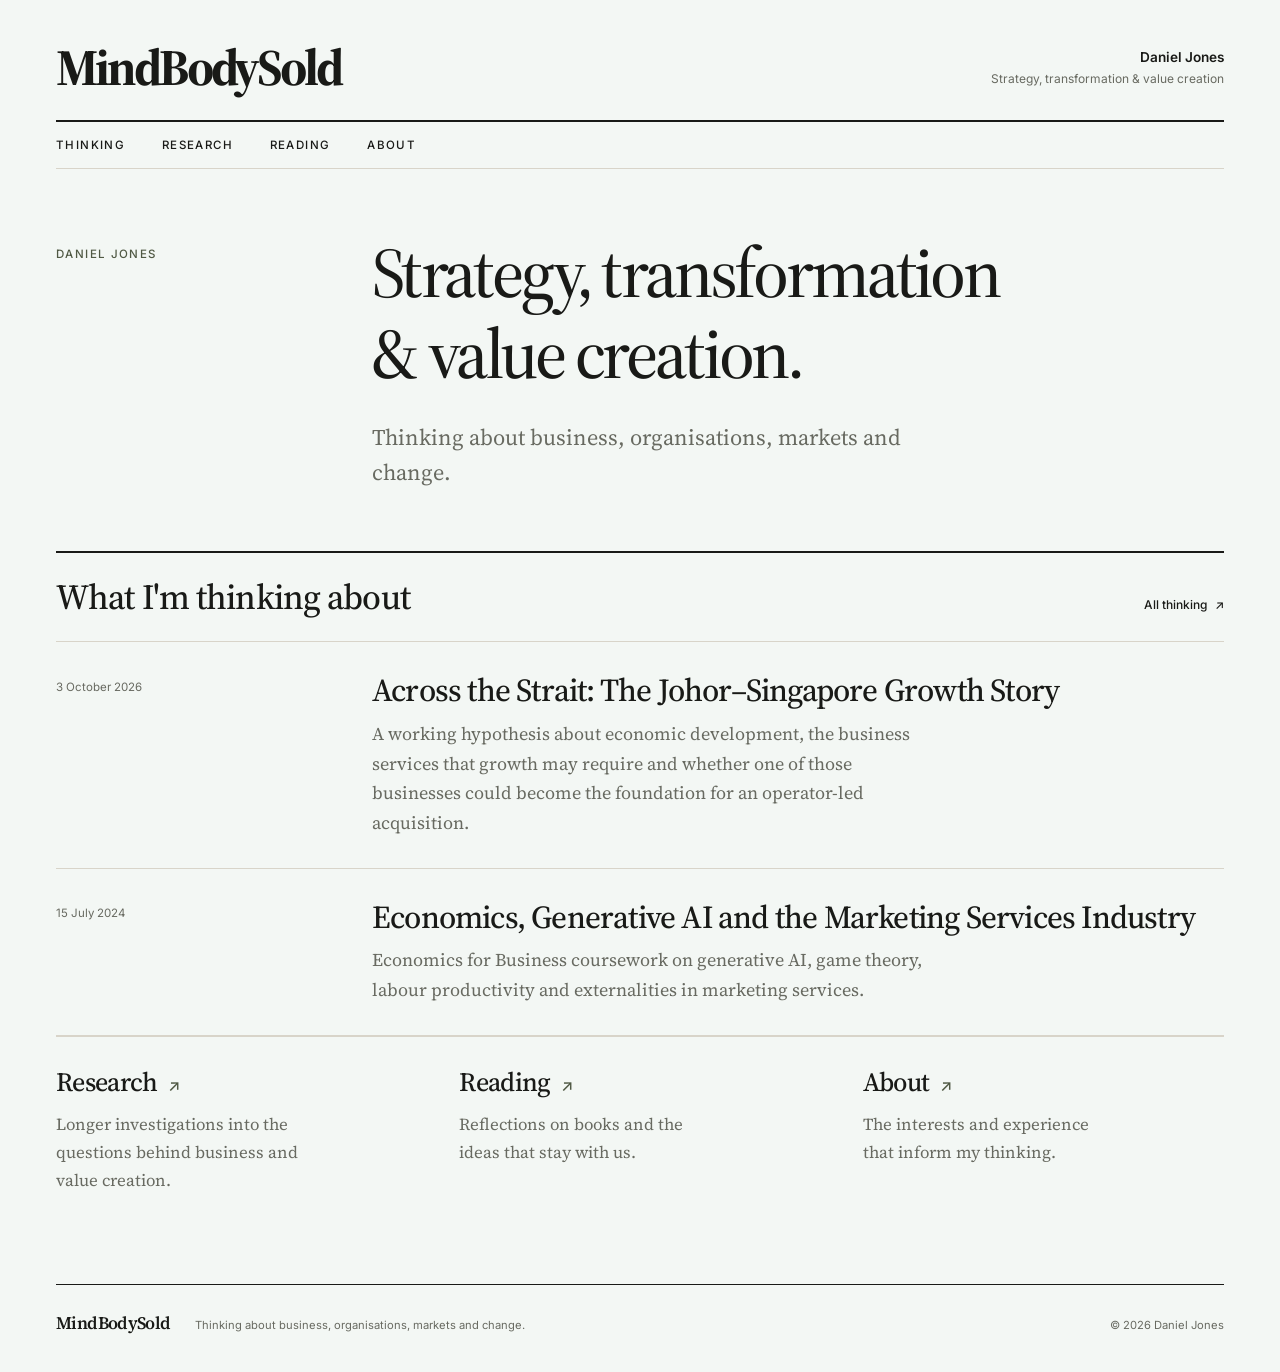
<file: index.html>
<!doctype html><html lang=en-gb><head><meta name=generator content="Hugo 0.165.0"><meta charset=utf-8><meta name=viewport content="width=device-width,initial-scale=1"><title>MindBodySold — Strategy, transformation & value creation</title><meta name=description content="Thinking about business, organisations, markets and change."><link rel=canonical href=https://mindbodysold.com/><link rel=preconnect href=https://fonts.googleapis.com><link rel=preconnect href=https://fonts.gstatic.com crossorigin><link href="https://fonts.googleapis.com/css2?family=Inter:wght@400;500;600&family=Source+Serif+4:ital,wght@0,400;0,500;0,600;0,700;1,400;1,500&display=swap" rel=stylesheet><link rel=stylesheet href=/css/main.min.7bfe9c66036827df4f4b7b5cf42dae10f517764405d30ec66386d273e77bd787.css integrity="sha256-e/6cZgNoJ99PS3tc9C2uEPUXdkQF0w7GY4bSc+d714c="></head><body><a class=skip-link href=#main>Skip to content</a><header class="site-header shell"><div class=masthead-row><a class=masthead href=/>MindBodySold</a><div class=author-identity><span>Daniel Jones</span><span>Strategy, transformation & value creation</span></div></div><nav aria-label="Main navigation"><ul class=nav-list><li><a href=/thinking/>Thinking</a></li><li><a href=/research/>Research</a></li><li><a href=/reading/>Reading</a></li><li><a href=/about/>About</a></li></ul></nav></header><main id=main class="site-main shell" tabindex=-1><section class=opening aria-labelledby=opening-title><p class=eyebrow>Daniel Jones</p><div><h1 id=opening-title>Strategy, transformation<br>& value creation.</h1><p class=opening-description>Thinking about business, organisations, markets and change.</p></div></section><section class=latest aria-labelledby=latest-title><div class=section-heading><h2 id=latest-title>What I'm thinking about</h2><a class=text-link href=/thinking/>All thinking <span aria-hidden=true>↗</span></a></div><article class=entry><div class=metadata><time datetime=2026-10-03>3 October 2026</time></div><div><h2><a href=/thinking/johor-singapore-growth-story/>Across the Strait: The Johor–Singapore Growth Story</a></h2><p>A working hypothesis about economic development, the business services that growth may require and whether one of those businesses could become the foundation for an operator-led acquisition.</p></div></article><article class=entry><div class=metadata><time datetime=2024-07-15>15 July 2024</time></div><div><h2><a href=/thinking/economics-generative-ai-marketing-services/>Economics, Generative AI and the Marketing Services Industry</a></h2><p>Economics for Business coursework on generative AI, game theory, labour productivity and externalities in marketing services.</p></div></article></section><div class=section-introductions><section><h2><a href=/research/>Research <span aria-hidden=true>↗</span></a></h2><p>Longer investigations into the questions behind business and value creation.</p></section><section><h2><a href=/reading/>Reading <span aria-hidden=true>↗</span></a></h2><p>Reflections on books and the ideas that stay with us.</p></section><section><h2><a href=/about/>About <span aria-hidden=true>↗</span></a></h2><p>The interests and experience that inform my thinking.</p></section></div></main><footer class="site-footer shell"><a class=footer-title href=/>MindBodySold</a><p>Thinking about business, organisations, markets and change.</p><small>© 2026 Daniel Jones</small></footer></body></html>
</file>
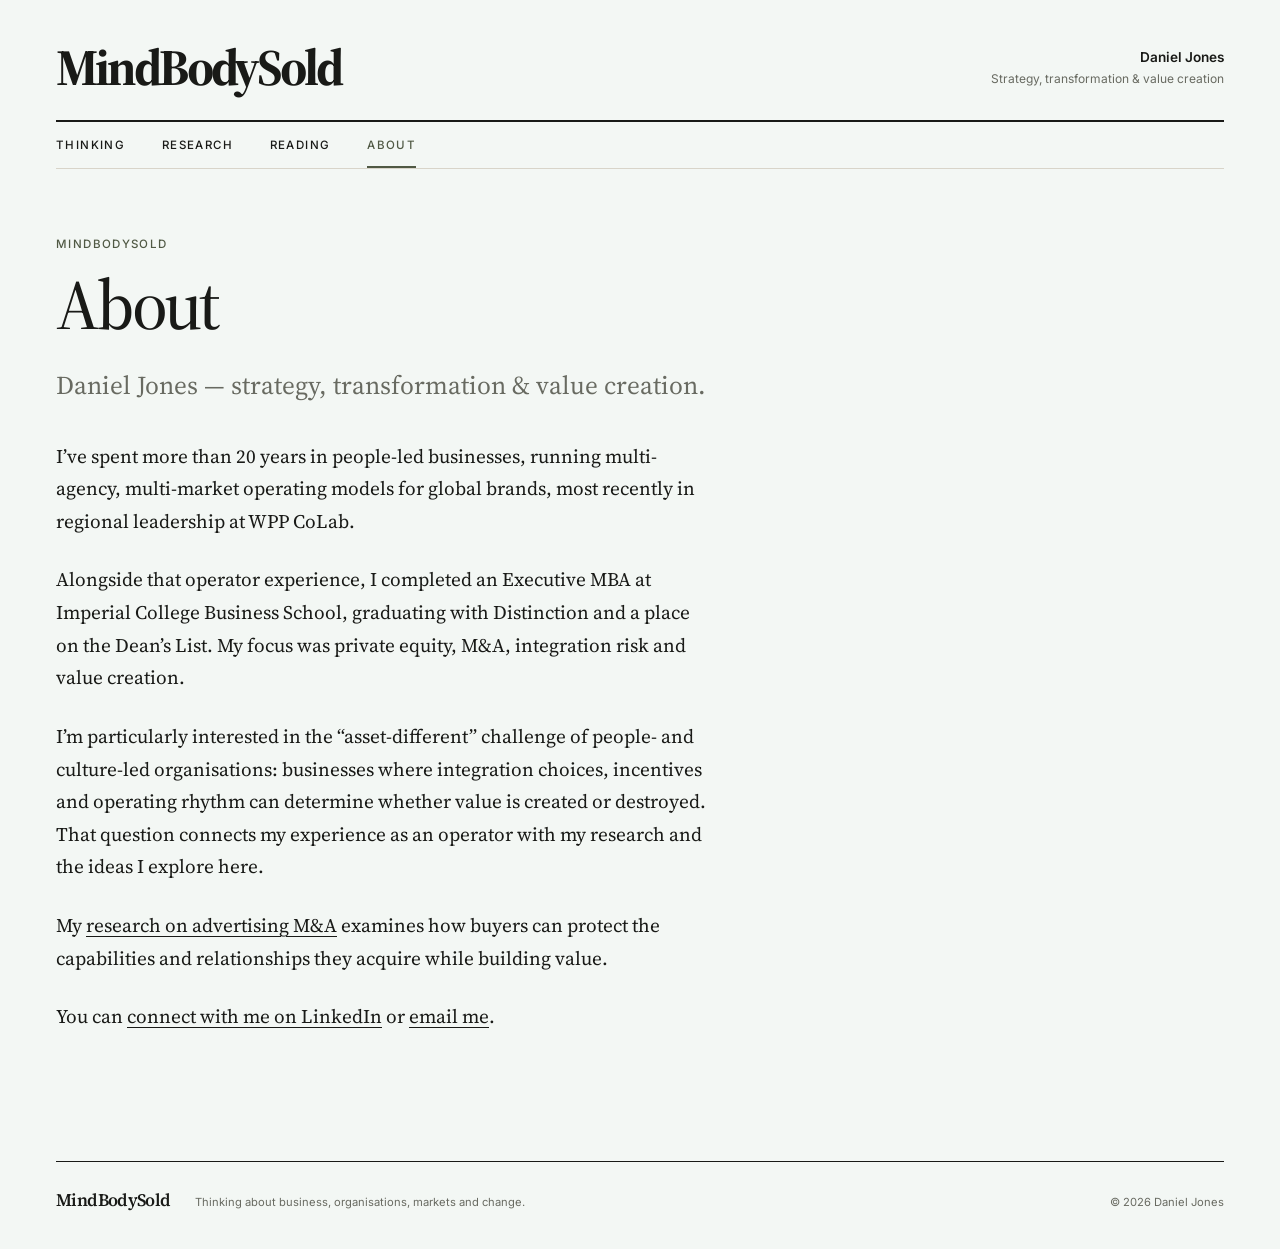
<file: about/index.html>
<!doctype html><html lang=en-gb><head><meta charset=utf-8><meta name=viewport content="width=device-width,initial-scale=1"><title>About | MindBodySold</title><meta name=description content="Daniel Jones — strategy, transformation & value creation."><link rel=canonical href=https://mindbodysold.com/about/><link rel=preconnect href=https://fonts.googleapis.com><link rel=preconnect href=https://fonts.gstatic.com crossorigin><link href="https://fonts.googleapis.com/css2?family=Inter:wght@400;500;600&family=Source+Serif+4:ital,wght@0,400;0,500;0,600;0,700;1,400;1,500&display=swap" rel=stylesheet><link rel=stylesheet href=/css/main.min.7bfe9c66036827df4f4b7b5cf42dae10f517764405d30ec66386d273e77bd787.css integrity="sha256-e/6cZgNoJ99PS3tc9C2uEPUXdkQF0w7GY4bSc+d714c="></head><body><a class=skip-link href=#main>Skip to content</a><header class="site-header shell"><div class=masthead-row><a class=masthead href=/>MindBodySold</a><div class=author-identity><span>Daniel Jones</span><span>Strategy, transformation & value creation</span></div></div><nav aria-label="Main navigation"><ul class=nav-list><li><a href=/thinking/>Thinking</a></li><li><a href=/research/>Research</a></li><li><a href=/reading/>Reading</a></li><li><a href=/about/ aria-current=page>About</a></li></ul></nav></header><main id=main class="site-main shell" tabindex=-1><header class=page-heading><p class=eyebrow>MindBodySold</p><h1>About</h1><p class=deck>Daniel Jones — strategy, transformation & value creation.</p></header><div class="prose section-copy"><p>I’ve spent more than 20 years in people-led businesses, running multi-agency, multi-market operating models for global brands, most recently in regional leadership at WPP CoLab.</p><p>Alongside that operator experience, I completed an Executive MBA at Imperial College Business School, graduating with Distinction and a place on the Dean’s List. My focus was private equity, M&amp;A, integration risk and value creation.</p><p>I’m particularly interested in the “asset-different” challenge of people- and culture-led organisations: businesses where integration choices, incentives and operating rhythm can determine whether value is created or destroyed. That question connects my experience as an operator with my research and the ideas I explore here.</p><p>My <a href=/research/buying-an-agency/>research on advertising M&amp;A</a> examines how buyers can protect the capabilities and relationships they acquire while building value.</p><p>You can <a href=https://www.linkedin.com/in/mdjjones/>connect with me on LinkedIn</a> or <a href=mailto:m.daniel.j.jones@gmail.com>email me</a>.</p></div></main><footer class="site-footer shell"><a class=footer-title href=/>MindBodySold</a><p>Thinking about business, organisations, markets and change.</p><small>© 2026 Daniel Jones</small></footer></body></html>
</file>
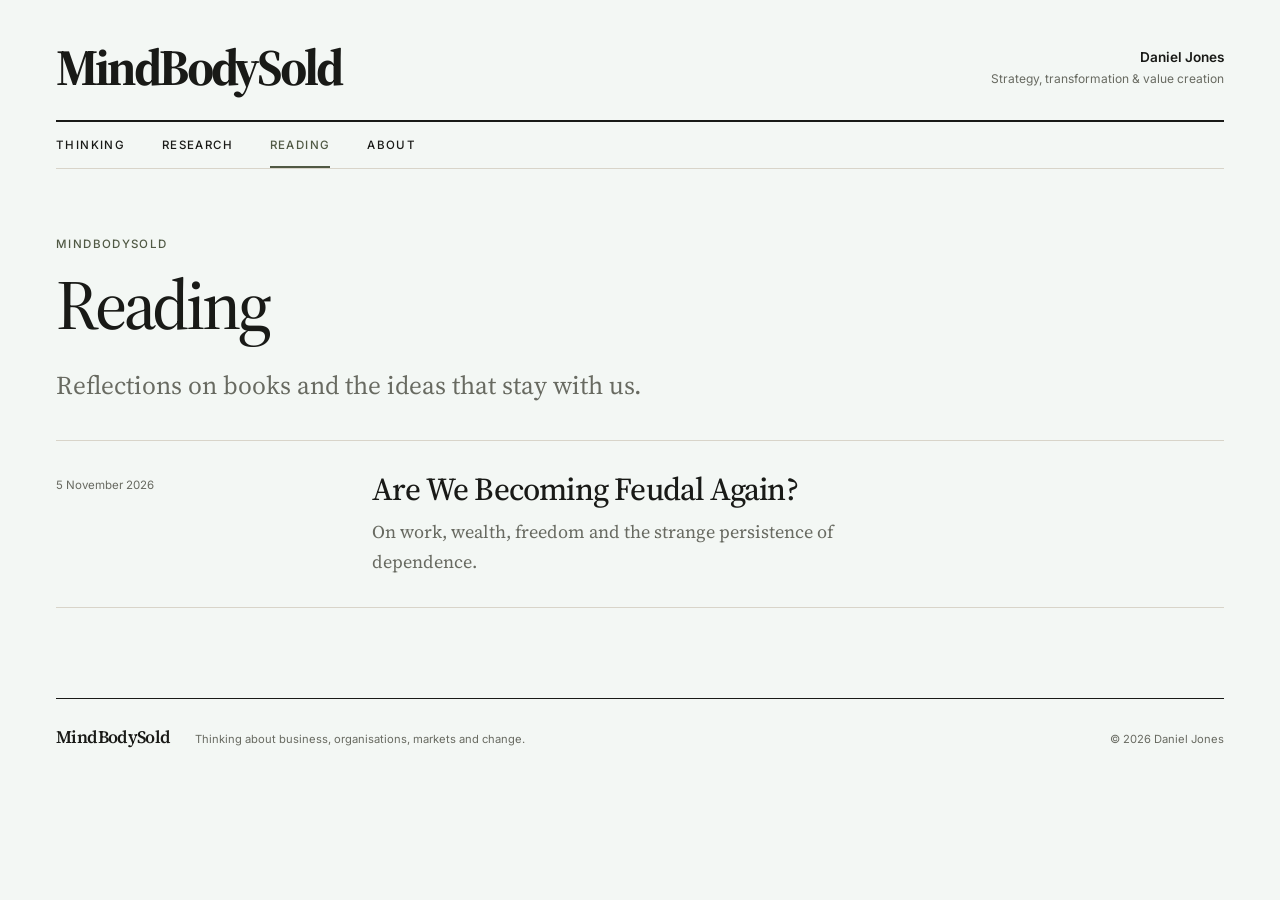
<file: reading/index.html>
<!doctype html><html lang=en-gb><head><meta charset=utf-8><meta name=viewport content="width=device-width,initial-scale=1"><title>Reading | MindBodySold</title><meta name=description content="Reflections on books and the ideas that stay with us."><link rel=canonical href=https://mindbodysold.com/reading/><link rel=preconnect href=https://fonts.googleapis.com><link rel=preconnect href=https://fonts.gstatic.com crossorigin><link href="https://fonts.googleapis.com/css2?family=Inter:wght@400;500;600&family=Source+Serif+4:ital,wght@0,400;0,500;0,600;0,700;1,400;1,500&display=swap" rel=stylesheet><link rel=stylesheet href=/css/main.min.7bfe9c66036827df4f4b7b5cf42dae10f517764405d30ec66386d273e77bd787.css integrity="sha256-e/6cZgNoJ99PS3tc9C2uEPUXdkQF0w7GY4bSc+d714c="></head><body><a class=skip-link href=#main>Skip to content</a><header class="site-header shell"><div class=masthead-row><a class=masthead href=/>MindBodySold</a><div class=author-identity><span>Daniel Jones</span><span>Strategy, transformation & value creation</span></div></div><nav aria-label="Main navigation"><ul class=nav-list><li><a href=/thinking/>Thinking</a></li><li><a href=/research/>Research</a></li><li><a href=/reading/ aria-current=page>Reading</a></li><li><a href=/about/>About</a></li></ul></nav></header><main id=main class="site-main shell" tabindex=-1><header class=page-heading><p class=eyebrow>MindBodySold</p><h1>Reading</h1><p class=deck>Reflections on books and the ideas that stay with us.</p></header><div class=archive><article class=entry><div class=metadata><time datetime=2026-11-05>5 November 2026</time></div><div><h2><a href=/reading/are-we-becoming-feudal-again/>Are We Becoming Feudal Again?</a></h2><p>On work, wealth, freedom and the strange persistence of dependence.</p></div></article></div></main><footer class="site-footer shell"><a class=footer-title href=/>MindBodySold</a><p>Thinking about business, organisations, markets and change.</p><small>© 2026 Daniel Jones</small></footer></body></html>
</file>
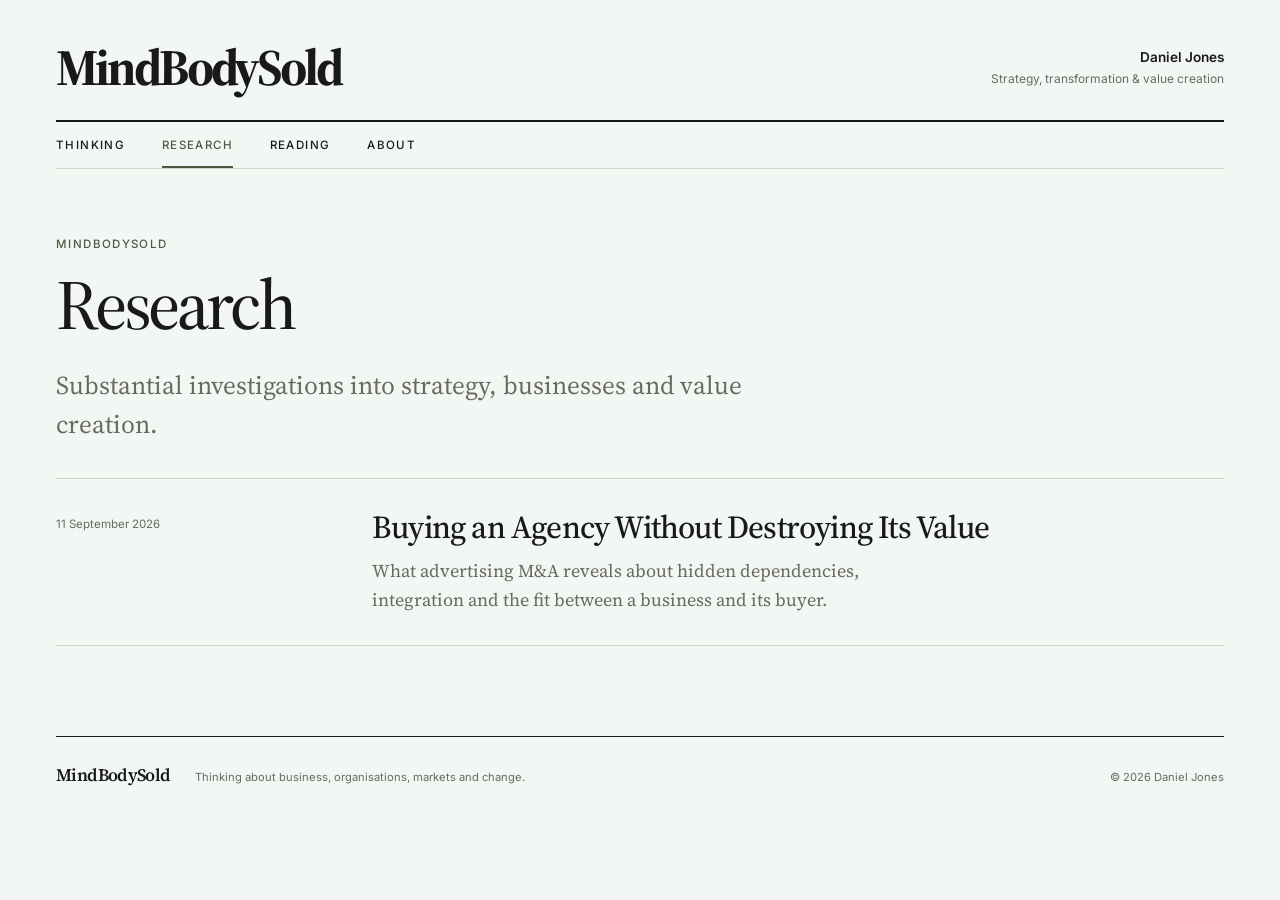
<file: research/index.html>
<!doctype html><html lang=en-gb><head><meta charset=utf-8><meta name=viewport content="width=device-width,initial-scale=1"><title>Research | MindBodySold</title><meta name=description content="Substantial investigations into strategy, businesses and value creation."><link rel=canonical href=https://mindbodysold.com/research/><link rel=preconnect href=https://fonts.googleapis.com><link rel=preconnect href=https://fonts.gstatic.com crossorigin><link href="https://fonts.googleapis.com/css2?family=Inter:wght@400;500;600&family=Source+Serif+4:ital,wght@0,400;0,500;0,600;0,700;1,400;1,500&display=swap" rel=stylesheet><link rel=stylesheet href=/css/main.min.7bfe9c66036827df4f4b7b5cf42dae10f517764405d30ec66386d273e77bd787.css integrity="sha256-e/6cZgNoJ99PS3tc9C2uEPUXdkQF0w7GY4bSc+d714c="></head><body><a class=skip-link href=#main>Skip to content</a><header class="site-header shell"><div class=masthead-row><a class=masthead href=/>MindBodySold</a><div class=author-identity><span>Daniel Jones</span><span>Strategy, transformation & value creation</span></div></div><nav aria-label="Main navigation"><ul class=nav-list><li><a href=/thinking/>Thinking</a></li><li><a href=/research/ aria-current=page>Research</a></li><li><a href=/reading/>Reading</a></li><li><a href=/about/>About</a></li></ul></nav></header><main id=main class="site-main shell" tabindex=-1><header class=page-heading><p class=eyebrow>MindBodySold</p><h1>Research</h1><p class=deck>Substantial investigations into strategy, businesses and value creation.</p></header><div class=archive><article class=entry><div class=metadata><time datetime=2026-09-11>11 September 2026</time></div><div><h2><a href=/research/buying-an-agency/>Buying an Agency Without Destroying Its Value</a></h2><p>What advertising M&amp;A reveals about hidden dependencies, integration and the fit between a business and its buyer.</p></div></article></div></main><footer class="site-footer shell"><a class=footer-title href=/>MindBodySold</a><p>Thinking about business, organisations, markets and change.</p><small>© 2026 Daniel Jones</small></footer></body></html>
</file>
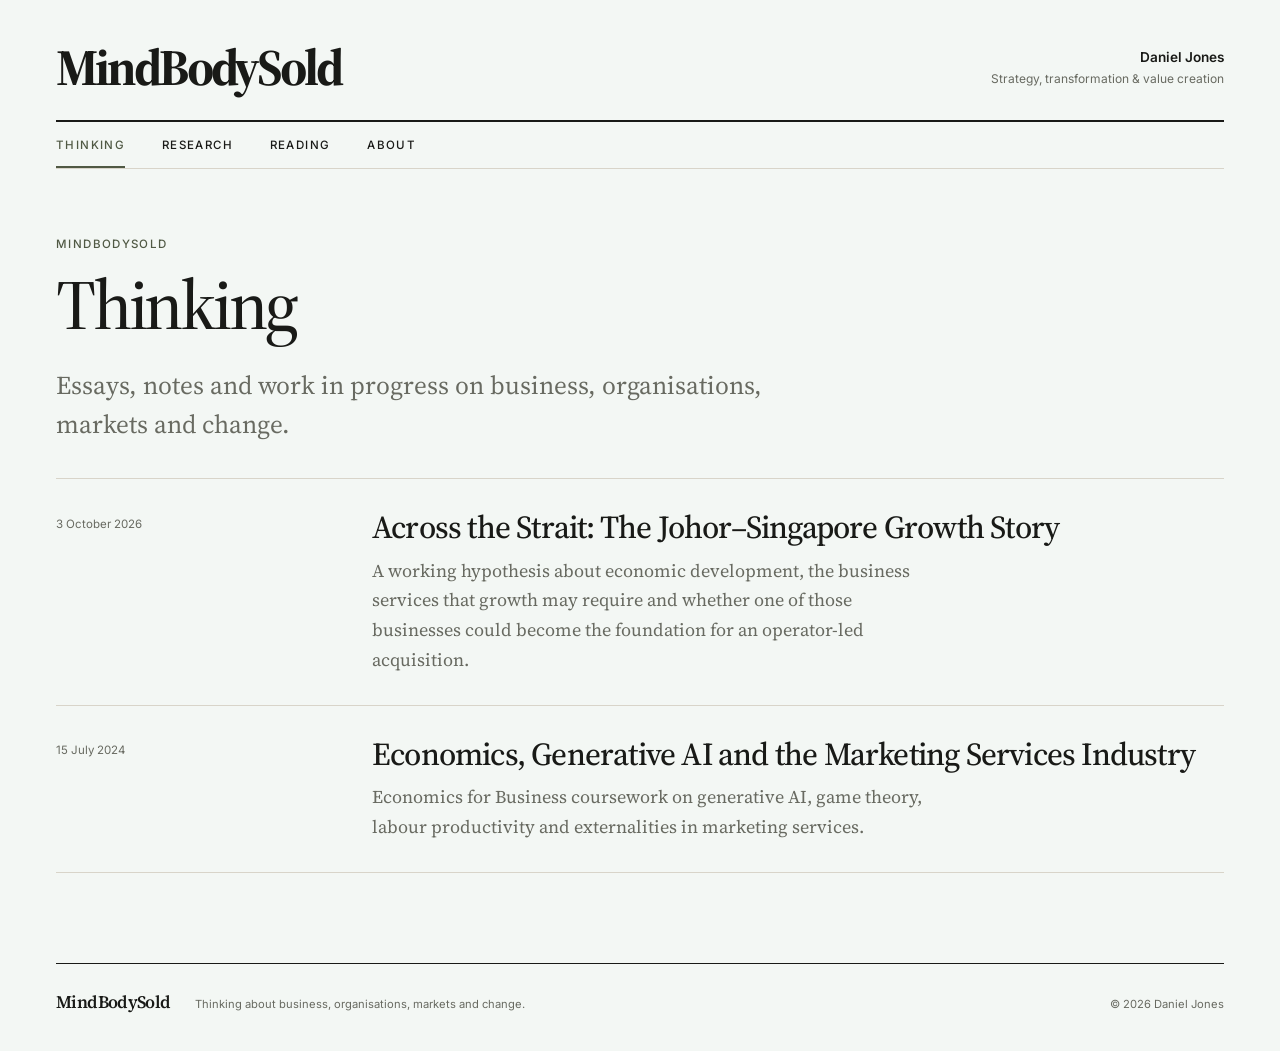
<file: thinking/index.html>
<!doctype html><html lang=en-gb><head><meta charset=utf-8><meta name=viewport content="width=device-width,initial-scale=1"><title>Thinking | MindBodySold</title><meta name=description content="Essays, notes and work in progress on business, organisations, markets and change."><link rel=canonical href=https://mindbodysold.com/thinking/><link rel=preconnect href=https://fonts.googleapis.com><link rel=preconnect href=https://fonts.gstatic.com crossorigin><link href="https://fonts.googleapis.com/css2?family=Inter:wght@400;500;600&family=Source+Serif+4:ital,wght@0,400;0,500;0,600;0,700;1,400;1,500&display=swap" rel=stylesheet><link rel=stylesheet href=/css/main.min.7bfe9c66036827df4f4b7b5cf42dae10f517764405d30ec66386d273e77bd787.css integrity="sha256-e/6cZgNoJ99PS3tc9C2uEPUXdkQF0w7GY4bSc+d714c="></head><body><a class=skip-link href=#main>Skip to content</a><header class="site-header shell"><div class=masthead-row><a class=masthead href=/>MindBodySold</a><div class=author-identity><span>Daniel Jones</span><span>Strategy, transformation & value creation</span></div></div><nav aria-label="Main navigation"><ul class=nav-list><li><a href=/thinking/ aria-current=page>Thinking</a></li><li><a href=/research/>Research</a></li><li><a href=/reading/>Reading</a></li><li><a href=/about/>About</a></li></ul></nav></header><main id=main class="site-main shell" tabindex=-1><header class=page-heading><p class=eyebrow>MindBodySold</p><h1>Thinking</h1><p class=deck>Essays, notes and work in progress on business, organisations, markets and change.</p></header><div class=archive><article class=entry><div class=metadata><time datetime=2026-10-03>3 October 2026</time></div><div><h2><a href=/thinking/johor-singapore-growth-story/>Across the Strait: The Johor–Singapore Growth Story</a></h2><p>A working hypothesis about economic development, the business services that growth may require and whether one of those businesses could become the foundation for an operator-led acquisition.</p></div></article><article class=entry><div class=metadata><time datetime=2024-07-15>15 July 2024</time></div><div><h2><a href=/thinking/economics-generative-ai-marketing-services/>Economics, Generative AI and the Marketing Services Industry</a></h2><p>Economics for Business coursework on generative AI, game theory, labour productivity and externalities in marketing services.</p></div></article></div></main><footer class="site-footer shell"><a class=footer-title href=/>MindBodySold</a><p>Thinking about business, organisations, markets and change.</p><small>© 2026 Daniel Jones</small></footer></body></html>
</file>
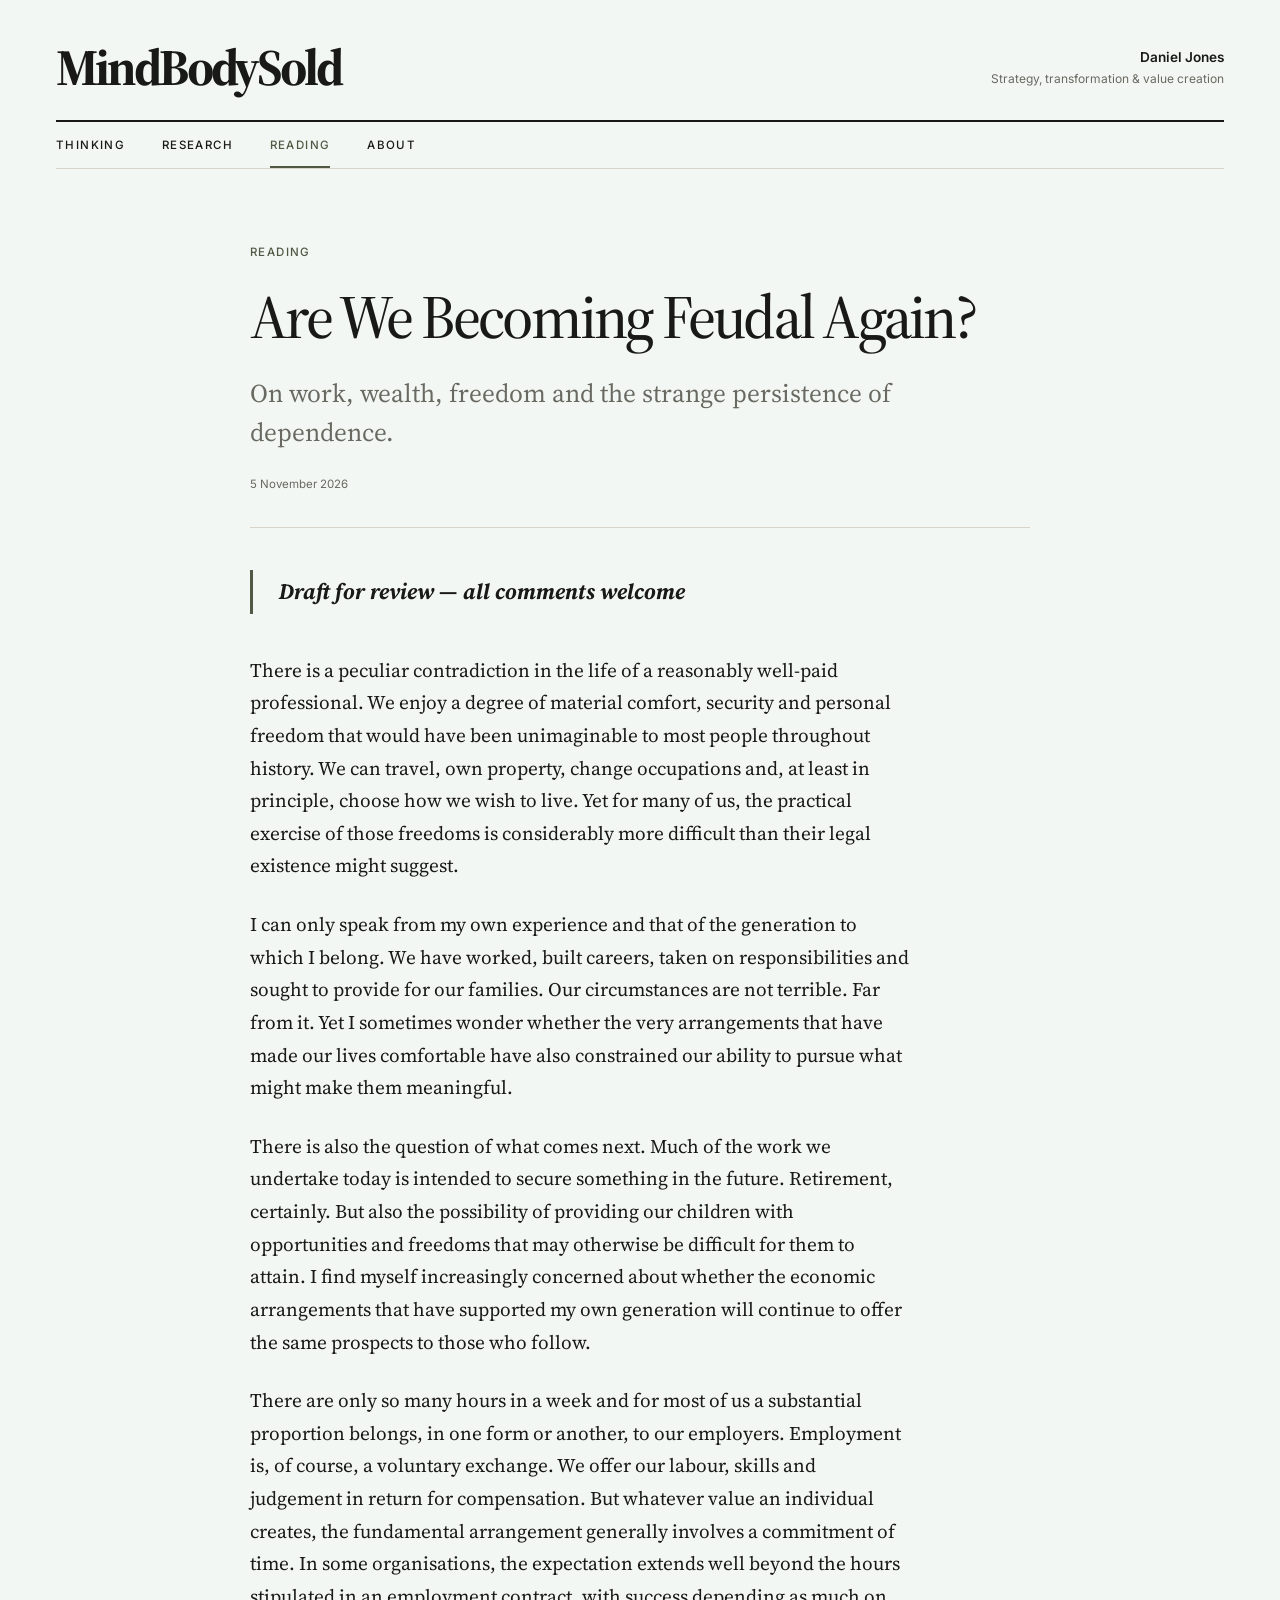
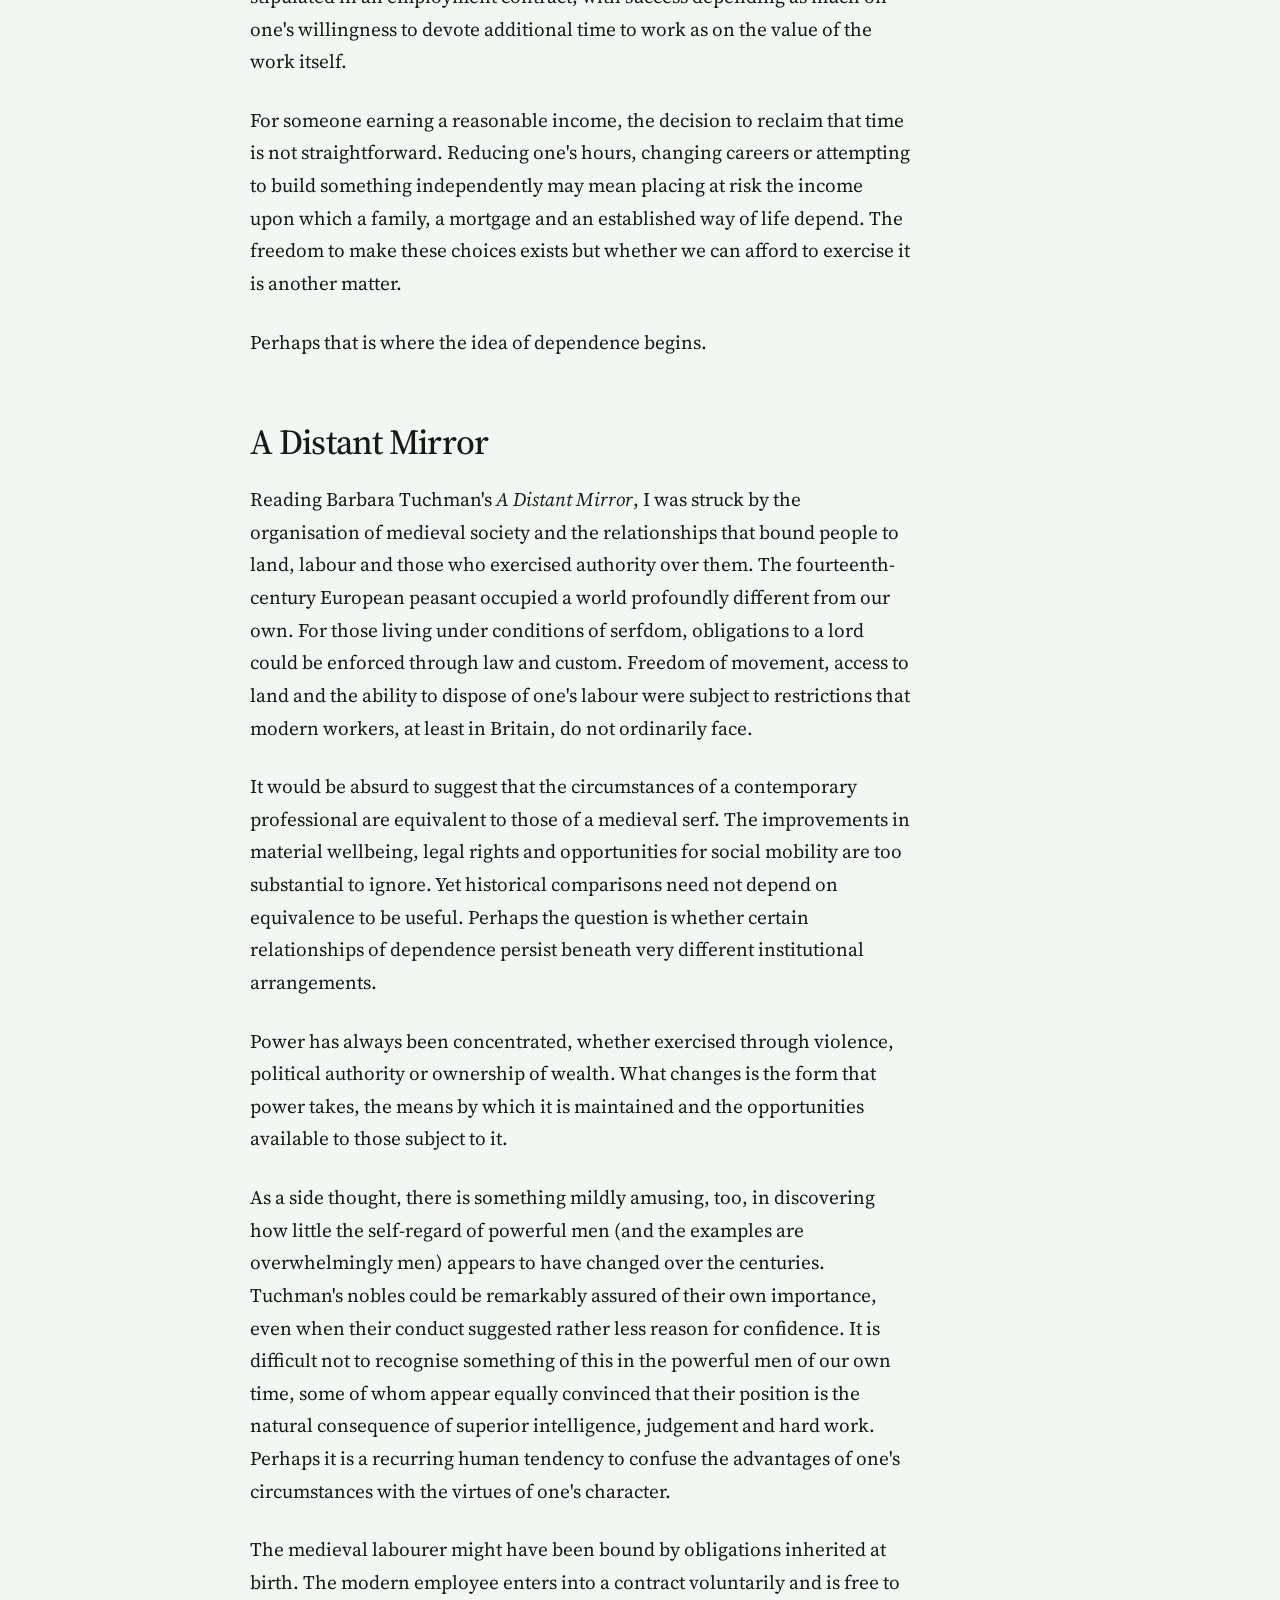
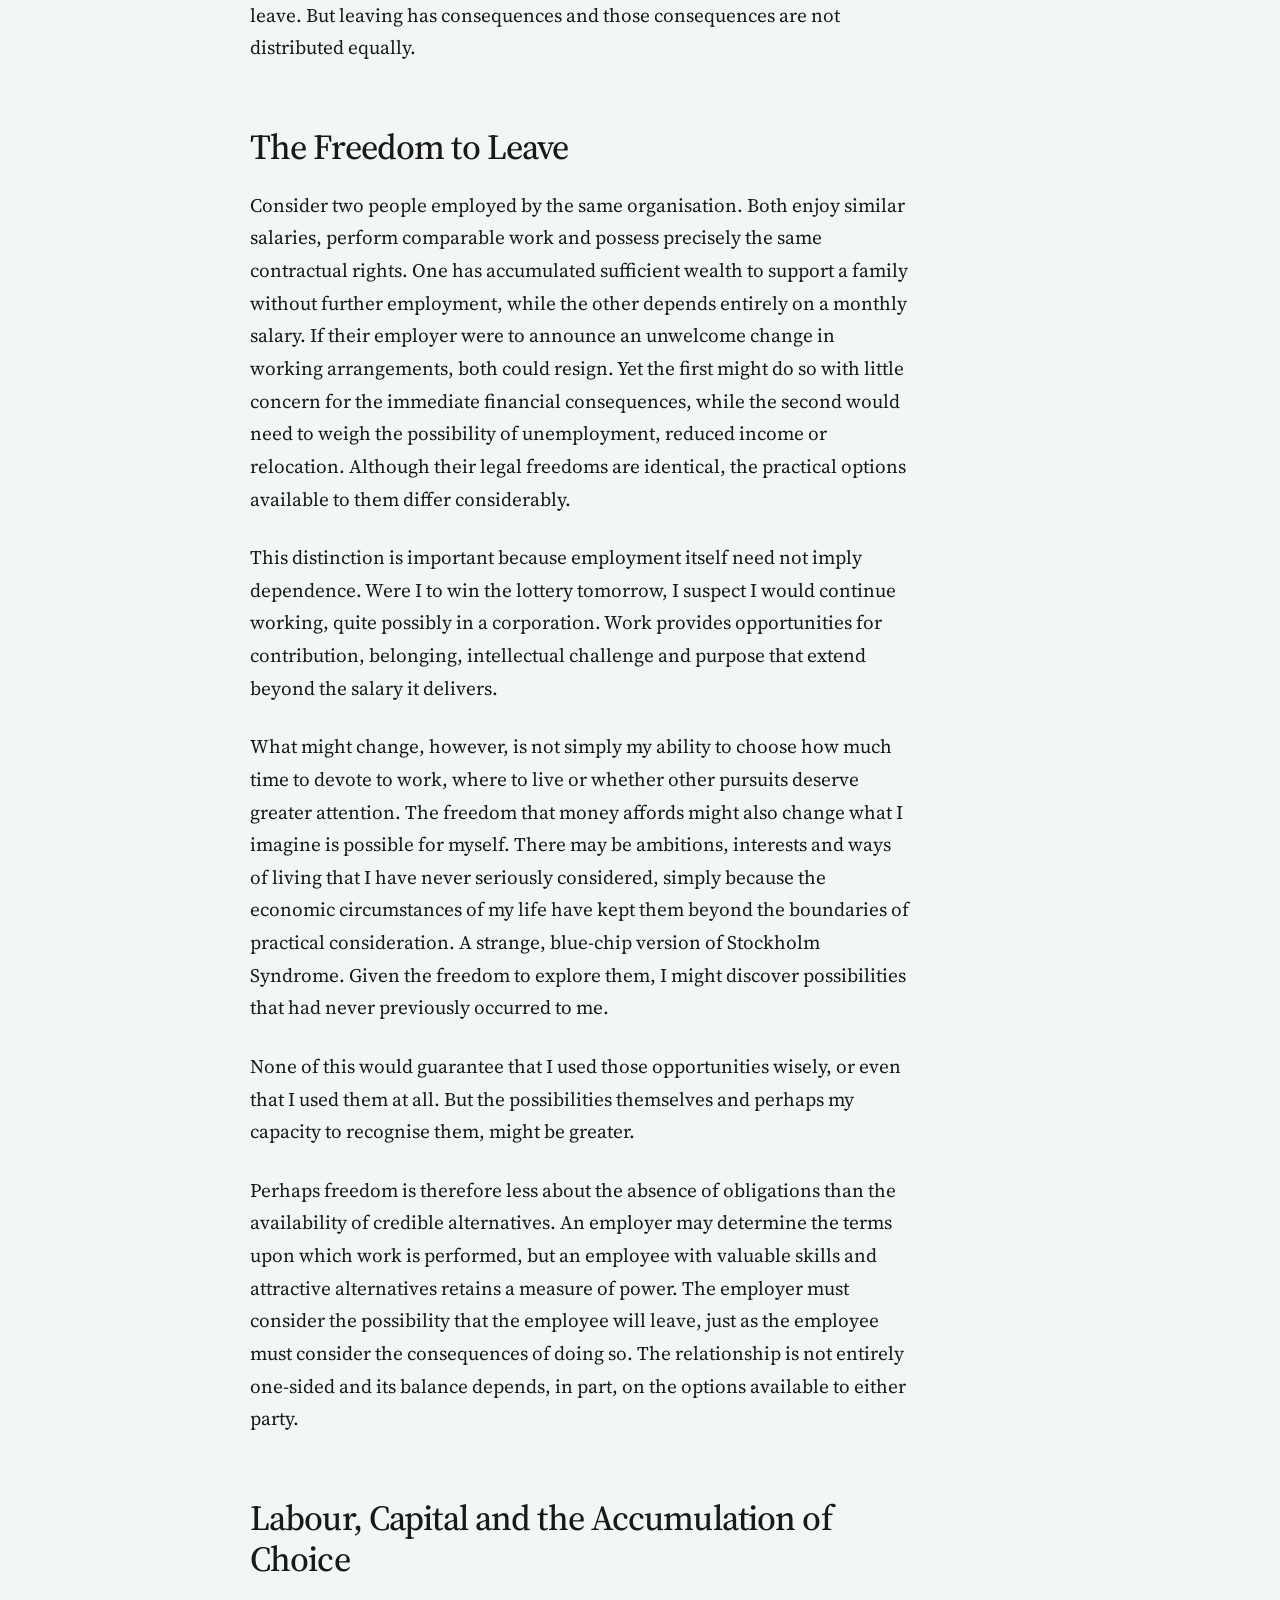
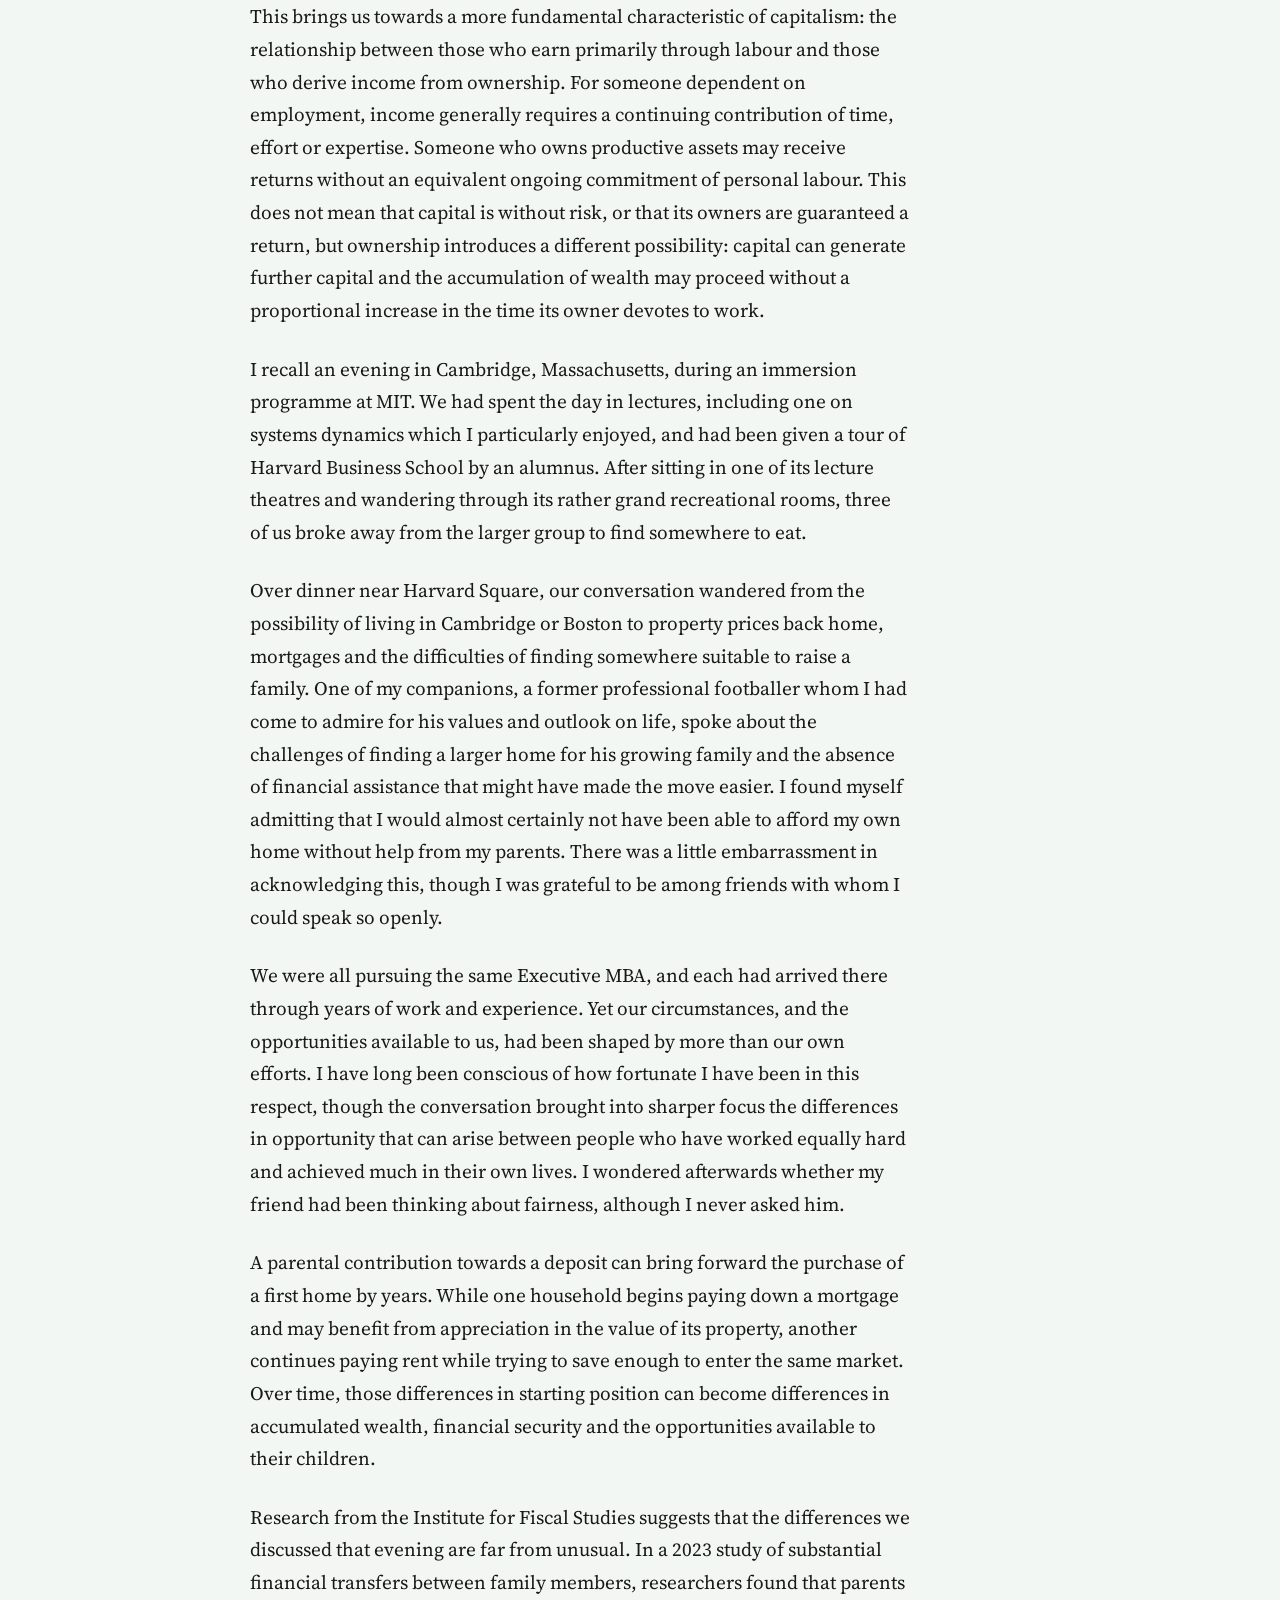
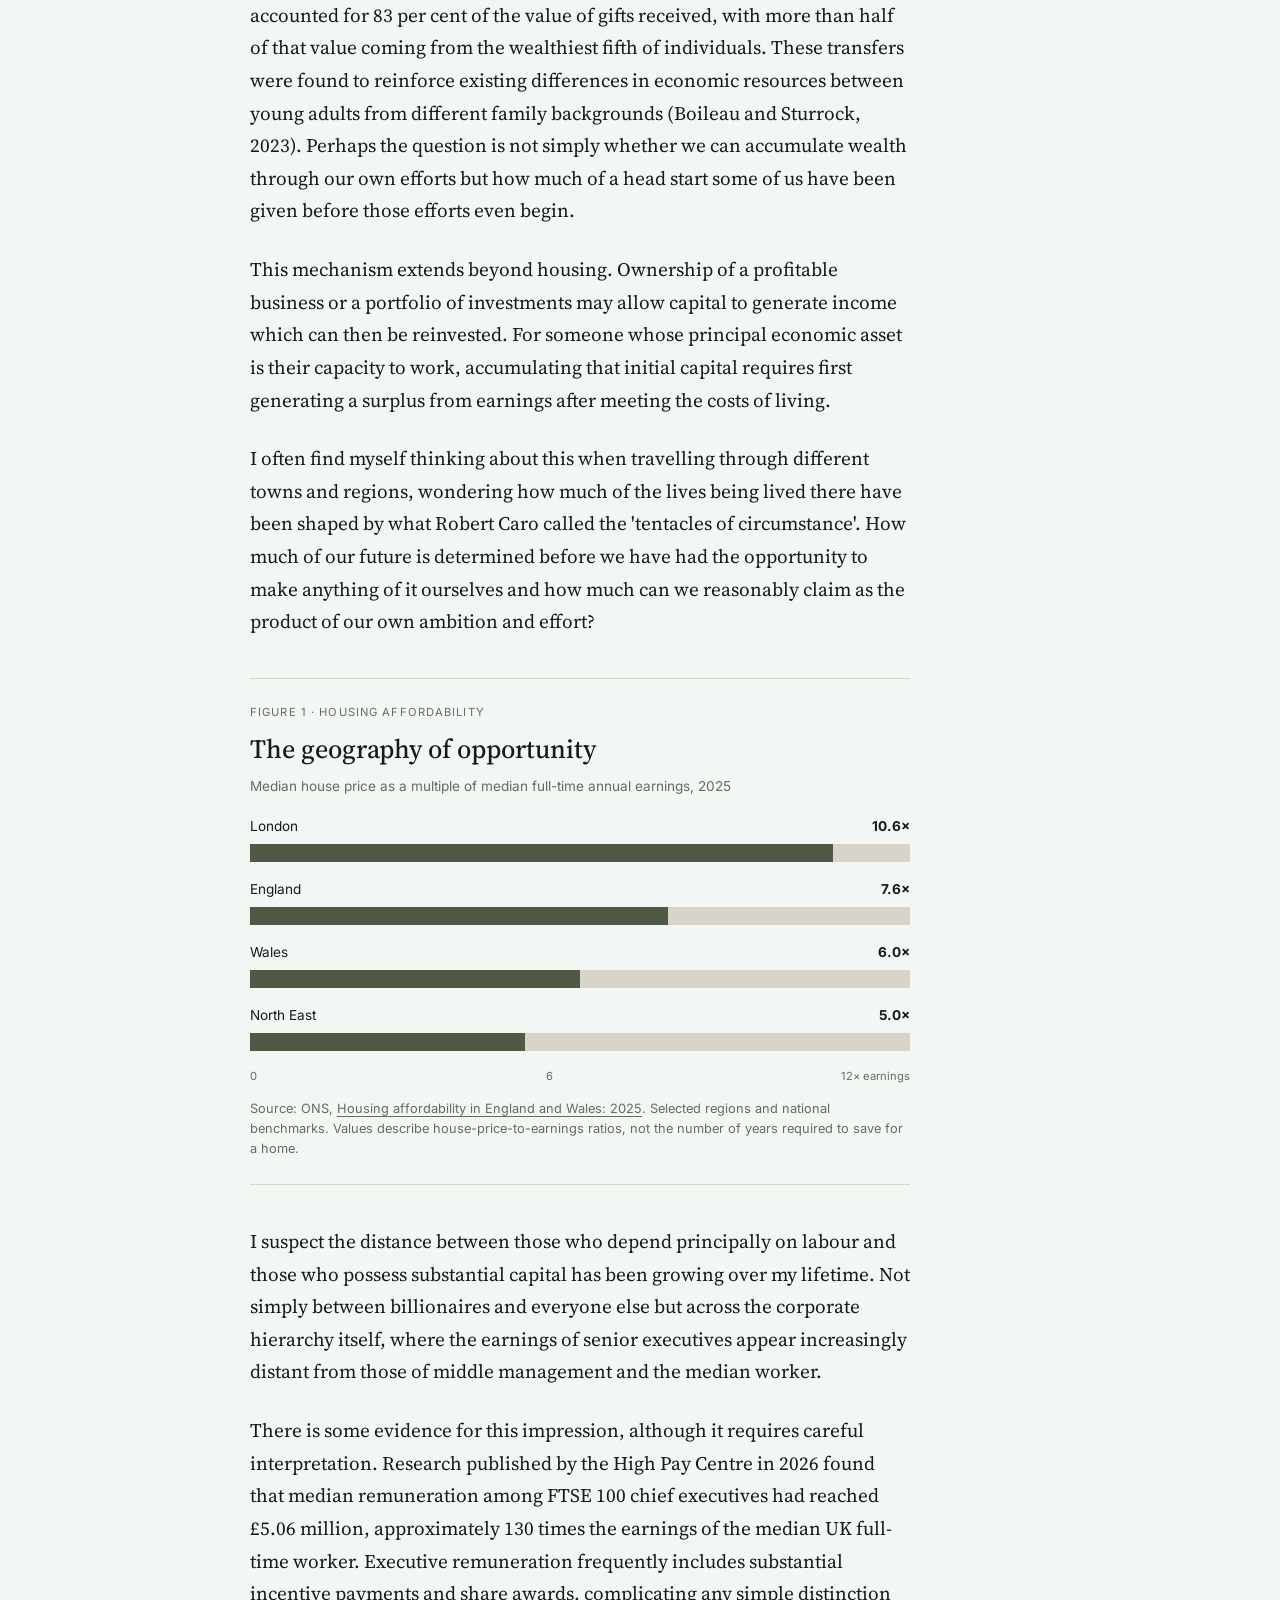
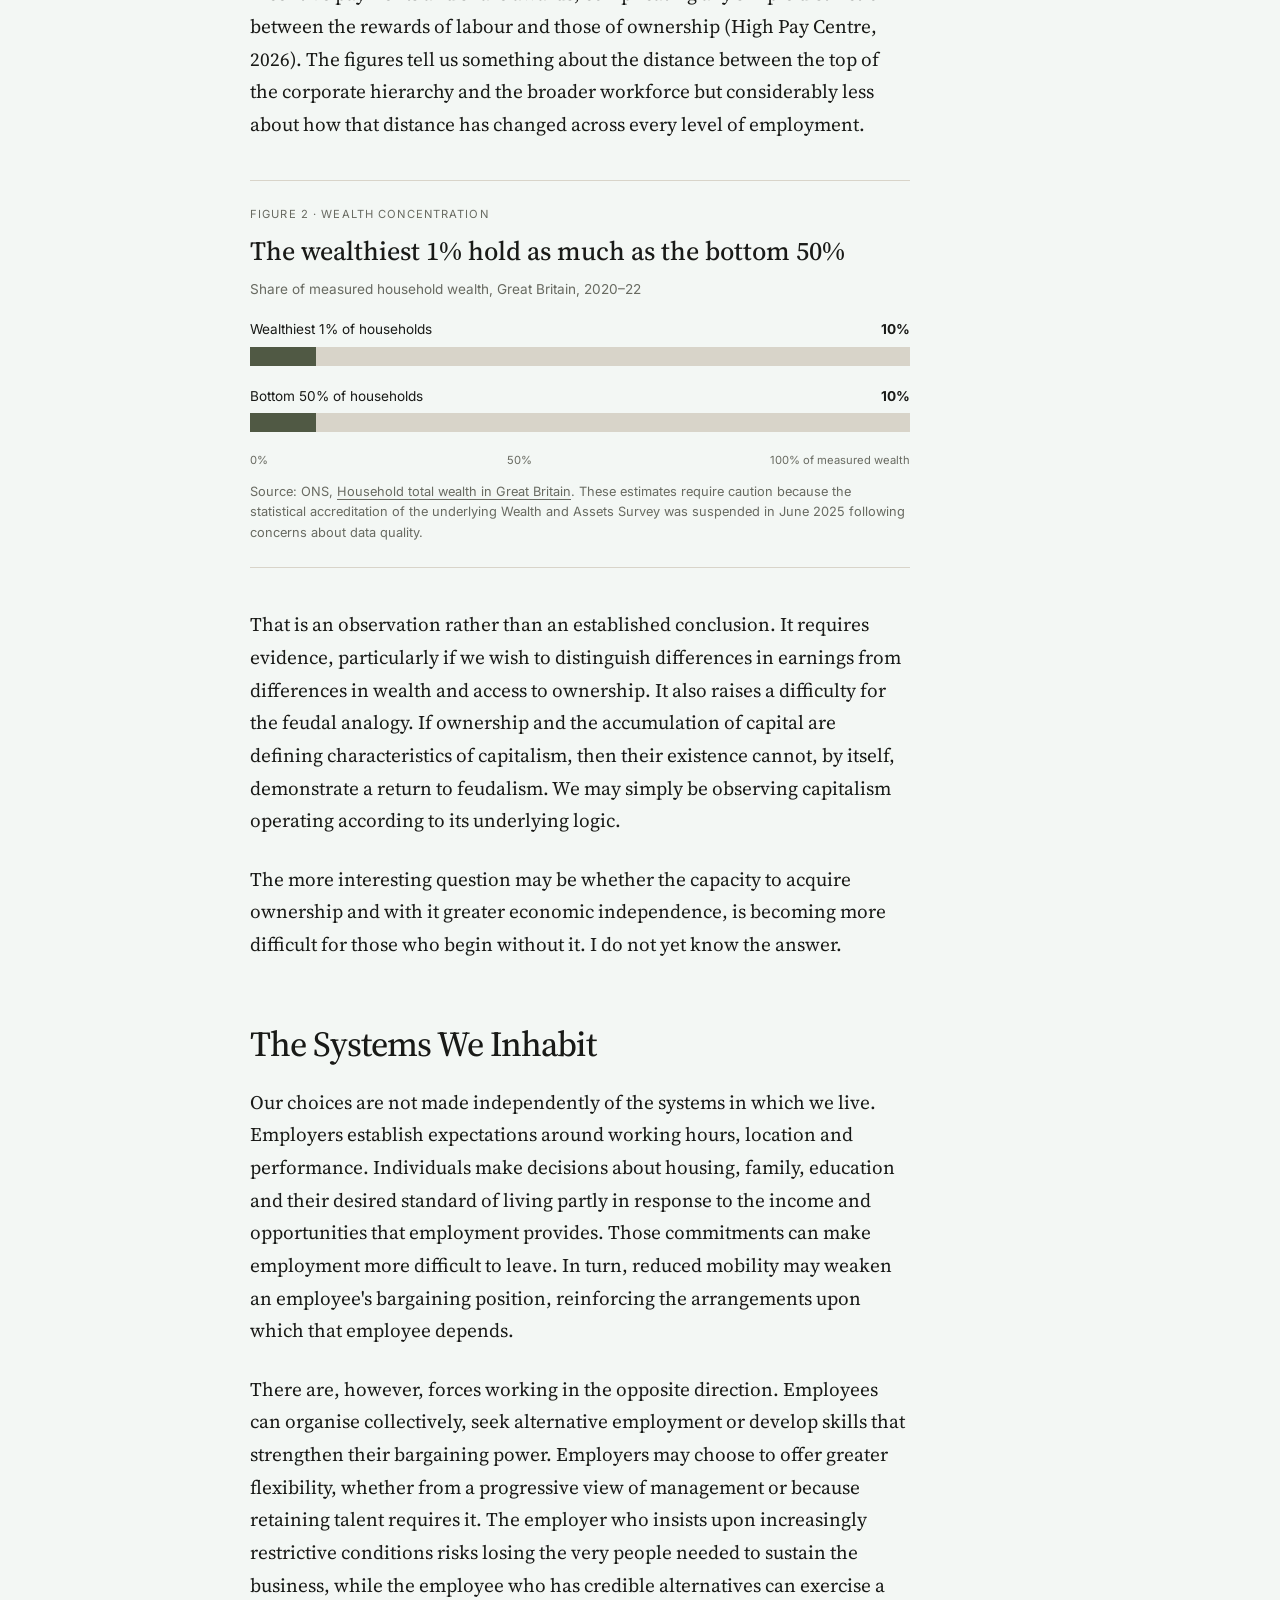
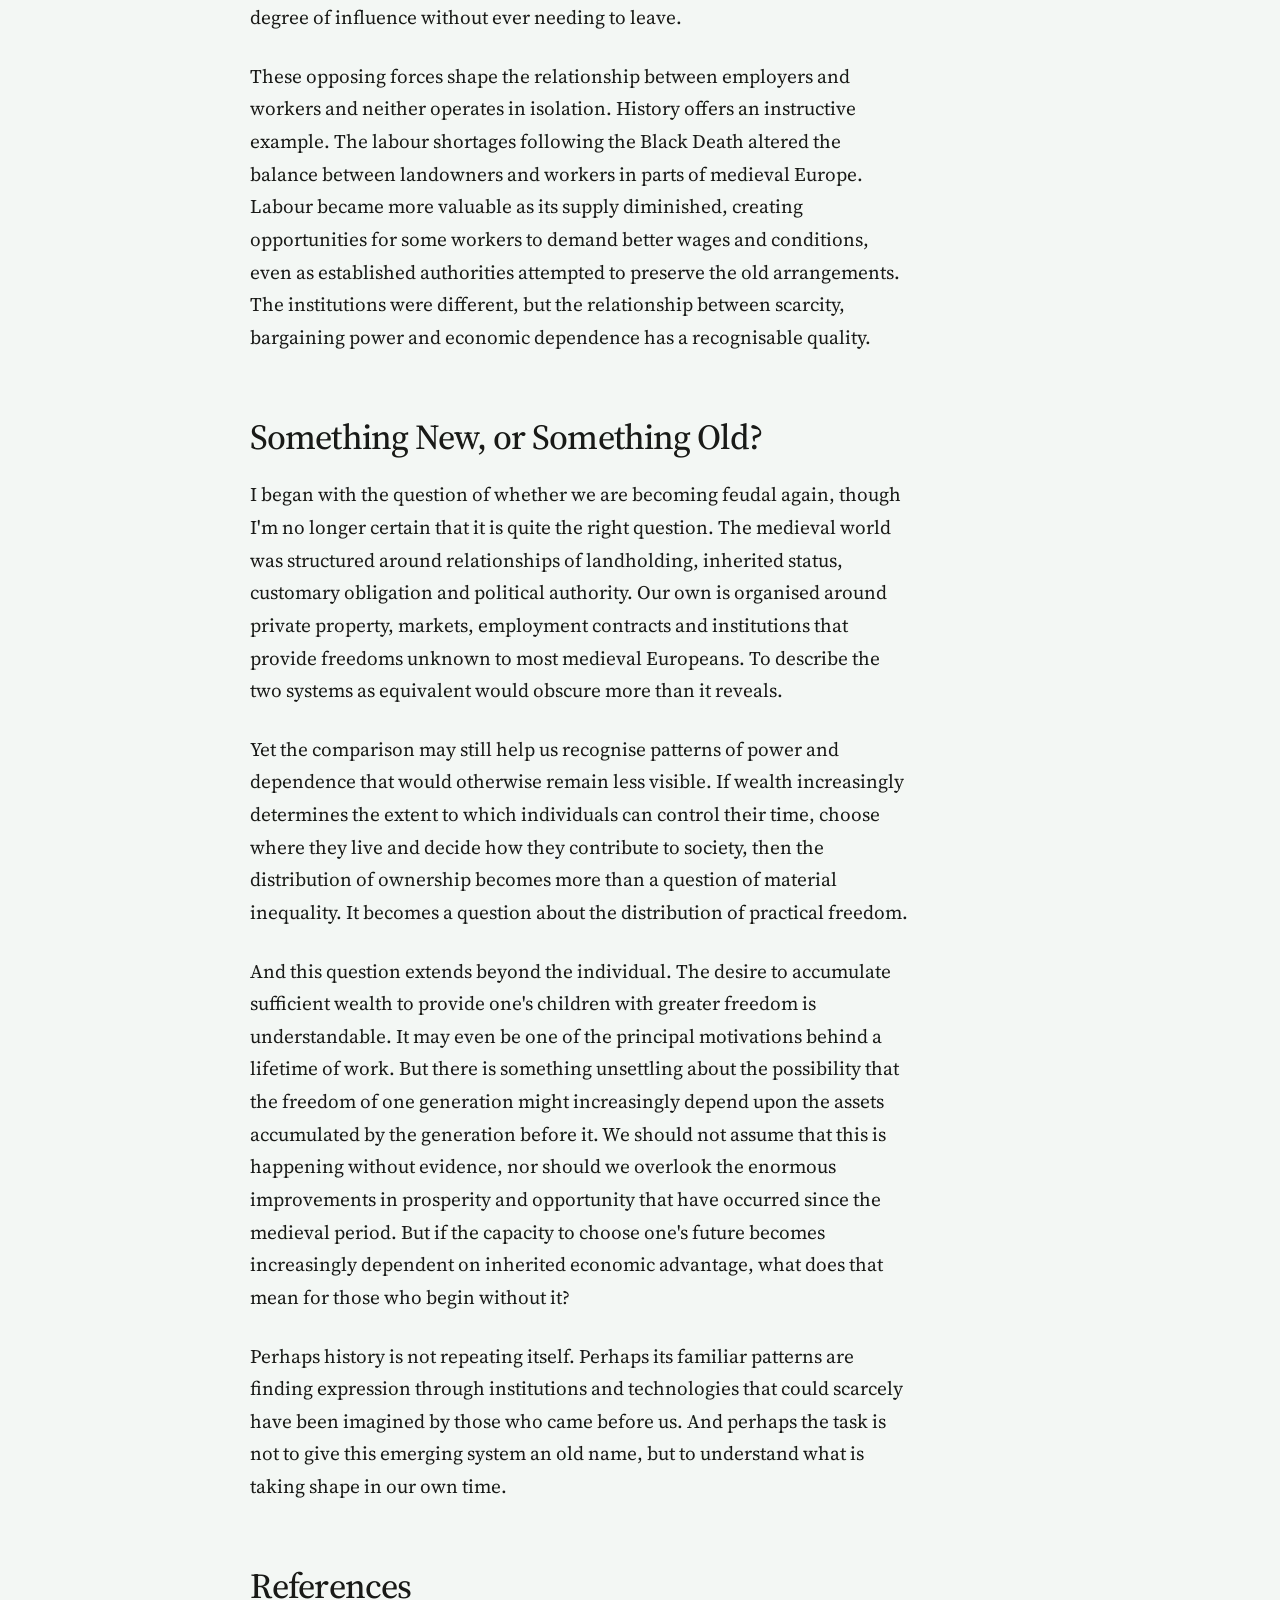
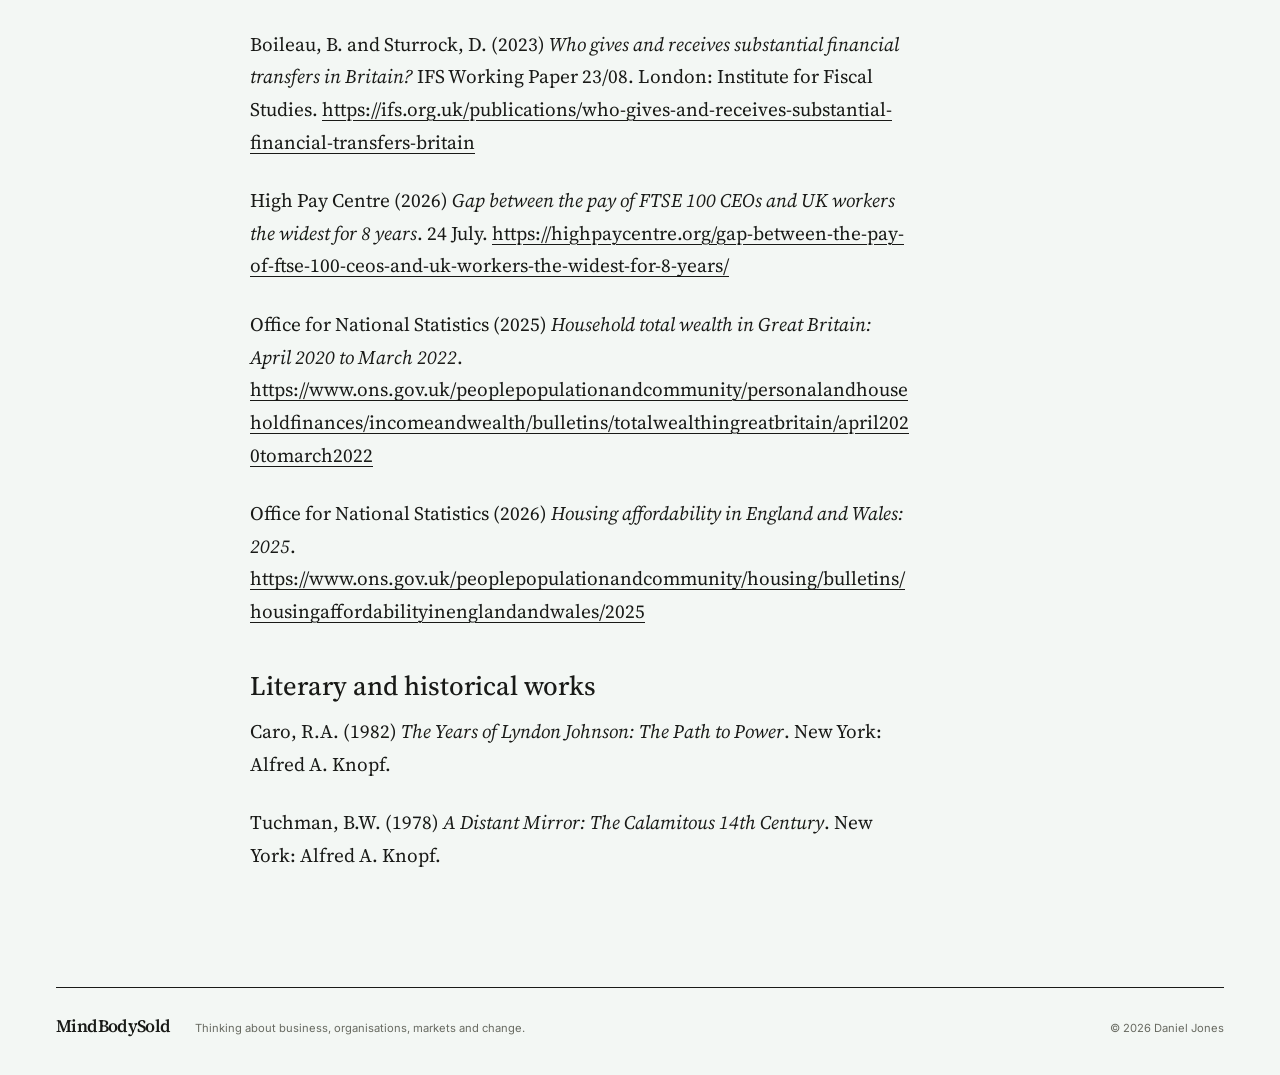
<file: reading/are-we-becoming-feudal-again/index.html>
<!doctype html><html lang=en-gb><head><meta charset=utf-8><meta name=viewport content="width=device-width,initial-scale=1"><title>Are We Becoming Feudal Again? | MindBodySold</title><meta name=description content="On work, wealth, freedom and the strange persistence of dependence."><link rel=canonical href=https://mindbodysold.com/reading/are-we-becoming-feudal-again/><link rel=preconnect href=https://fonts.googleapis.com><link rel=preconnect href=https://fonts.gstatic.com crossorigin><link href="https://fonts.googleapis.com/css2?family=Inter:wght@400;500;600&family=Source+Serif+4:ital,wght@0,400;0,500;0,600;0,700;1,400;1,500&display=swap" rel=stylesheet><link rel=stylesheet href=/css/main.min.7bfe9c66036827df4f4b7b5cf42dae10f517764405d30ec66386d273e77bd787.css integrity="sha256-e/6cZgNoJ99PS3tc9C2uEPUXdkQF0w7GY4bSc+d714c="></head><body><a class=skip-link href=#main>Skip to content</a><header class="site-header shell"><div class=masthead-row><a class=masthead href=/>MindBodySold</a><div class=author-identity><span>Daniel Jones</span><span>Strategy, transformation & value creation</span></div></div><nav aria-label="Main navigation"><ul class=nav-list><li><a href=/thinking/>Thinking</a></li><li><a href=/research/>Research</a></li><li><a href=/reading/ class=is-active>Reading</a></li><li><a href=/about/>About</a></li></ul></nav></header><main id=main class="site-main shell" tabindex=-1><article class=long-form><header class=article-heading><a class=eyebrow href=/reading/>Reading</a><h1>Are We Becoming Feudal Again?</h1><p class=deck>On work, wealth, freedom and the strange persistence of dependence.</p><p class=metadata><time datetime=2026-11-05>5 November 2026</time></p></header><div class=prose><blockquote><p><em><strong>Draft for review — all comments welcome</strong></em></p></blockquote><p>There is a peculiar contradiction in the life of a reasonably well-paid professional. We enjoy a degree of material comfort, security and personal freedom that would have been unimaginable to most people throughout history. We can travel, own property, change occupations and, at least in principle, choose how we wish to live. Yet for many of us, the practical exercise of those freedoms is considerably more difficult than their legal existence might suggest.</p><p>I can only speak from my own experience and that of the generation to which I belong. We have worked, built careers, taken on responsibilities and sought to provide for our families. Our circumstances are not terrible. Far from it. Yet I sometimes wonder whether the very arrangements that have made our lives comfortable have also constrained our ability to pursue what might make them meaningful.</p><p>There is also the question of what comes next. Much of the work we undertake today is intended to secure something in the future. Retirement, certainly. But also the possibility of providing our children with opportunities and freedoms that may otherwise be difficult for them to attain. I find myself increasingly concerned about whether the economic arrangements that have supported my own generation will continue to offer the same prospects to those who follow.</p><p>There are only so many hours in a week and for most of us a substantial proportion belongs, in one form or another, to our employers. Employment is, of course, a voluntary exchange. We offer our labour, skills and judgement in return for compensation. But whatever value an individual creates, the fundamental arrangement generally involves a commitment of time. In some organisations, the expectation extends well beyond the hours stipulated in an employment contract, with success depending as much on one's willingness to devote additional time to work as on the value of the work itself.</p><p>For someone earning a reasonable income, the decision to reclaim that time is not straightforward. Reducing one's hours, changing careers or attempting to build something independently may mean placing at risk the income upon which a family, a mortgage and an established way of life depend. The freedom to make these choices exists but whether we can afford to exercise it is another matter.</p><p>Perhaps that is where the idea of dependence begins.</p><h2 id=a-distant-mirror>A Distant Mirror</h2><p>Reading Barbara Tuchman's <em>A Distant Mirror</em>, I was struck by the organisation of medieval society and the relationships that bound people to land, labour and those who exercised authority over them. The fourteenth-century European peasant occupied a world profoundly different from our own. For those living under conditions of serfdom, obligations to a lord could be enforced through law and custom. Freedom of movement, access to land and the ability to dispose of one's labour were subject to restrictions that modern workers, at least in Britain, do not ordinarily face.</p><p>It would be absurd to suggest that the circumstances of a contemporary professional are equivalent to those of a medieval serf. The improvements in material wellbeing, legal rights and opportunities for social mobility are too substantial to ignore. Yet historical comparisons need not depend on equivalence to be useful. Perhaps the question is whether certain relationships of dependence persist beneath very different institutional arrangements.</p><p>Power has always been concentrated, whether exercised through violence, political authority or ownership of wealth. What changes is the form that power takes, the means by which it is maintained and the opportunities available to those subject to it.</p><p>As a side thought, there is something mildly amusing, too, in discovering how little the self-regard of powerful men (and the examples are overwhelmingly men) appears to have changed over the centuries. Tuchman's nobles could be remarkably assured of their own importance, even when their conduct suggested rather less reason for confidence. It is difficult not to recognise something of this in the powerful men of our own time, some of whom appear equally convinced that their position is the natural consequence of superior intelligence, judgement and hard work. Perhaps it is a recurring human tendency to confuse the advantages of one's circumstances with the virtues of one's character.</p><p>The medieval labourer might have been bound by obligations inherited at birth. The modern employee enters into a contract voluntarily and is free to leave. But leaving has consequences and those consequences are not distributed equally.</p><h2 id=the-freedom-to-leave>The Freedom to Leave</h2><p>Consider two people employed by the same organisation. Both enjoy similar salaries, perform comparable work and possess precisely the same contractual rights. One has accumulated sufficient wealth to support a family without further employment, while the other depends entirely on a monthly salary. If their employer were to announce an unwelcome change in working arrangements, both could resign. Yet the first might do so with little concern for the immediate financial consequences, while the second would need to weigh the possibility of unemployment, reduced income or relocation. Although their legal freedoms are identical, the practical options available to them differ considerably.</p><p>This distinction is important because employment itself need not imply dependence. Were I to win the lottery tomorrow, I suspect I would continue working, quite possibly in a corporation. Work provides opportunities for contribution, belonging, intellectual challenge and purpose that extend beyond the salary it delivers.</p><p>What might change, however, is not simply my ability to choose how much time to devote to work, where to live or whether other pursuits deserve greater attention. The freedom that money affords might also change what I imagine is possible for myself. There may be ambitions, interests and ways of living that I have never seriously considered, simply because the economic circumstances of my life have kept them beyond the boundaries of practical consideration. A strange, blue-chip version of Stockholm Syndrome. Given the freedom to explore them, I might discover possibilities that had never previously occurred to me.</p><p>None of this would guarantee that I used those opportunities wisely, or even that I used them at all. But the possibilities themselves and perhaps my capacity to recognise them, might be greater.</p><p>Perhaps freedom is therefore less about the absence of obligations than the availability of credible alternatives. An employer may determine the terms upon which work is performed, but an employee with valuable skills and attractive alternatives retains a measure of power. The employer must consider the possibility that the employee will leave, just as the employee must consider the consequences of doing so. The relationship is not entirely one-sided and its balance depends, in part, on the options available to either party.</p><h2 id=labour-capital-and-the-accumulation-of-choice>Labour, Capital and the Accumulation of Choice</h2><p>This brings us towards a more fundamental characteristic of capitalism: the relationship between those who earn primarily through labour and those who derive income from ownership. For someone dependent on employment, income generally requires a continuing contribution of time, effort or expertise. Someone who owns productive assets may receive returns without an equivalent ongoing commitment of personal labour. This does not mean that capital is without risk, or that its owners are guaranteed a return, but ownership introduces a different possibility: capital can generate further capital and the accumulation of wealth may proceed without a proportional increase in the time its owner devotes to work.</p><p>I recall an evening in Cambridge, Massachusetts, during an immersion programme at MIT. We had spent the day in lectures, including one on systems dynamics which I particularly enjoyed, and had been given a tour of Harvard Business School by an alumnus. After sitting in one of its lecture theatres and wandering through its rather grand recreational rooms, three of us broke away from the larger group to find somewhere to eat.</p><p>Over dinner near Harvard Square, our conversation wandered from the possibility of living in Cambridge or Boston to property prices back home, mortgages and the difficulties of finding somewhere suitable to raise a family. One of my companions, a former professional footballer whom I had come to admire for his values and outlook on life, spoke about the challenges of finding a larger home for his growing family and the absence of financial assistance that might have made the move easier. I found myself admitting that I would almost certainly not have been able to afford my own home without help from my parents. There was a little embarrassment in acknowledging this, though I was grateful to be among friends with whom I could speak so openly.</p><p>We were all pursuing the same Executive MBA, and each had arrived there through years of work and experience. Yet our circumstances, and the opportunities available to us, had been shaped by more than our own efforts. I have long been conscious of how fortunate I have been in this respect, though the conversation brought into sharper focus the differences in opportunity that can arise between people who have worked equally hard and achieved much in their own lives. I wondered afterwards whether my friend had been thinking about fairness, although I never asked him.</p><p>A parental contribution towards a deposit can bring forward the purchase of a first home by years. While one household begins paying down a mortgage and may benefit from appreciation in the value of its property, another continues paying rent while trying to save enough to enter the same market. Over time, those differences in starting position can become differences in accumulated wealth, financial security and the opportunities available to their children.</p><p>Research from the Institute for Fiscal Studies suggests that the differences we discussed that evening are far from unusual. In a 2023 study of substantial financial transfers between family members, researchers found that parents accounted for 83 per cent of the value of gifts received, with more than half of that value coming from the wealthiest fifth of individuals. These transfers were found to reinforce existing differences in economic resources between young adults from different family backgrounds (Boileau and Sturrock, 2023). Perhaps the question is not simply whether we can accumulate wealth through our own efforts but how much of a head start some of us have been given before those efforts even begin.</p><p>This mechanism extends beyond housing. Ownership of a profitable business or a portfolio of investments may allow capital to generate income which can then be reinvested. For someone whose principal economic asset is their capacity to work, accumulating that initial capital requires first generating a surplus from earnings after meeting the costs of living.</p><p>I often find myself thinking about this when travelling through different towns and regions, wondering how much of the lives being lived there have been shaped by what Robert Caro called the 'tentacles of circumstance'. How much of our future is determined before we have had the opportunity to make anything of it ourselves and how much can we reasonably claim as the product of our own ambition and effort?</p><figure class=evidence-chart style="border-block:1px solid var(--line);padding:1.5rem 0;margin:2.5rem 0;font-family:var(--sans)"><p style=font-size:.7rem;letter-spacing:.1em;text-transform:uppercase;color:var(--muted);margin-bottom:.75rem>Figure 1 · Housing affordability</p><h3 style="font-family:var(--serif);font-size:1.65rem;margin:0 0 .75rem">The geography of opportunity</h3><p style=font-size:.85rem;line-height:1.5;color:var(--muted)>Median house price as a multiple of median full-time annual earnings, 2025</p><div style="margin:1rem 0;font-size:.85rem"><div style=display:flex;justify-content:space-between;gap:1rem;margin-bottom:.35rem><span>London</span><strong>10.6×</strong></div><div aria-hidden=true style=height:1.15rem;background:var(--line)><div style=height:100%;background:var(--olive);width:88.333%></div></div></div><div style="margin:1rem 0;font-size:.85rem"><div style=display:flex;justify-content:space-between;gap:1rem;margin-bottom:.35rem><span>England</span><strong>7.6×</strong></div><div aria-hidden=true style=height:1.15rem;background:var(--line)><div style=height:100%;background:var(--olive);width:63.333%></div></div></div><div style="margin:1rem 0;font-size:.85rem"><div style=display:flex;justify-content:space-between;gap:1rem;margin-bottom:.35rem><span>Wales</span><strong>6.0×</strong></div><div aria-hidden=true style=height:1.15rem;background:var(--line)><div style=height:100%;background:var(--olive);width:50%></div></div></div><div style="margin:1rem 0;font-size:.85rem"><div style=display:flex;justify-content:space-between;gap:1rem;margin-bottom:.35rem><span>North East</span><strong>5.0×</strong></div><div aria-hidden=true style=height:1.15rem;background:var(--line)><div style=height:100%;background:var(--olive);width:41.667%></div></div></div><div aria-hidden=true style=display:flex;justify-content:space-between;font-size:.7rem;color:var(--muted)><span>0</span><span>6</span><span>12× earnings</span></div><figcaption>Source: ONS, <a href=https://www.ons.gov.uk/peoplepopulationandcommunity/housing/bulletins/housingaffordabilityinenglandandwales/2025>Housing affordability in England and Wales: 2025</a>. Selected regions and national benchmarks. Values describe house-price-to-earnings ratios, not the number of years required to save for a home.</figcaption></figure><p>I suspect the distance between those who depend principally on labour and those who possess substantial capital has been growing over my lifetime. Not simply between billionaires and everyone else but across the corporate hierarchy itself, where the earnings of senior executives appear increasingly distant from those of middle management and the median worker.</p><p>There is some evidence for this impression, although it requires careful interpretation. Research published by the High Pay Centre in 2026 found that median remuneration among FTSE 100 chief executives had reached £5.06 million, approximately 130 times the earnings of the median UK full-time worker. Executive remuneration frequently includes substantial incentive payments and share awards, complicating any simple distinction between the rewards of labour and those of ownership (High Pay Centre, 2026). The figures tell us something about the distance between the top of the corporate hierarchy and the broader workforce but considerably less about how that distance has changed across every level of employment.</p><figure class=evidence-chart style="border-block:1px solid var(--line);padding:1.5rem 0;margin:2.5rem 0;font-family:var(--sans)"><p style=font-size:.7rem;letter-spacing:.1em;text-transform:uppercase;color:var(--muted);margin-bottom:.75rem>Figure 2 · Wealth concentration</p><h3 style="font-family:var(--serif);font-size:1.65rem;margin:0 0 .75rem">The wealthiest 1% hold as much as the bottom 50%</h3><p style=font-size:.85rem;line-height:1.5;color:var(--muted)>Share of measured household wealth, Great Britain, 2020–22</p><div style="margin:1.2rem 0;font-size:.85rem"><div style=display:flex;justify-content:space-between;gap:1rem;margin-bottom:.35rem><span>Wealthiest 1% of households</span><strong>10%</strong></div><div aria-hidden=true style=height:1.15rem;background:var(--line)><div style=height:100%;background:var(--olive);width:10%></div></div></div><div style="margin:1.2rem 0;font-size:.85rem"><div style=display:flex;justify-content:space-between;gap:1rem;margin-bottom:.35rem><span>Bottom 50% of households</span><strong>10%</strong></div><div aria-hidden=true style=height:1.15rem;background:var(--line)><div style=height:100%;background:var(--olive);width:10%></div></div></div><div aria-hidden=true style=display:flex;justify-content:space-between;font-size:.7rem;color:var(--muted)><span>0%</span><span>50%</span><span>100% of measured wealth</span></div><figcaption>Source: ONS, <a href=https://www.ons.gov.uk/peoplepopulationandcommunity/personalandhouseholdfinances/incomeandwealth/bulletins/totalwealthingreatbritain/april2020tomarch2022>Household total wealth in Great Britain</a>. These estimates require caution because the statistical accreditation of the underlying Wealth and Assets Survey was suspended in June 2025 following concerns about data quality.</figcaption></figure><p>That is an observation rather than an established conclusion. It requires evidence, particularly if we wish to distinguish differences in earnings from differences in wealth and access to ownership. It also raises a difficulty for the feudal analogy. If ownership and the accumulation of capital are defining characteristics of capitalism, then their existence cannot, by itself, demonstrate a return to feudalism. We may simply be observing capitalism operating according to its underlying logic.</p><p>The more interesting question may be whether the capacity to acquire ownership and with it greater economic independence, is becoming more difficult for those who begin without it. I do not yet know the answer.</p><h2 id=the-systems-we-inhabit>The Systems We Inhabit</h2><p>Our choices are not made independently of the systems in which we live. Employers establish expectations around working hours, location and performance. Individuals make decisions about housing, family, education and their desired standard of living partly in response to the income and opportunities that employment provides. Those commitments can make employment more difficult to leave. In turn, reduced mobility may weaken an employee's bargaining position, reinforcing the arrangements upon which that employee depends.</p><p>There are, however, forces working in the opposite direction. Employees can organise collectively, seek alternative employment or develop skills that strengthen their bargaining power. Employers may choose to offer greater flexibility, whether from a progressive view of management or because retaining talent requires it. The employer who insists upon increasingly restrictive conditions risks losing the very people needed to sustain the business, while the employee who has credible alternatives can exercise a degree of influence without ever needing to leave.</p><p>These opposing forces shape the relationship between employers and workers and neither operates in isolation. History offers an instructive example. The labour shortages following the Black Death altered the balance between landowners and workers in parts of medieval Europe. Labour became more valuable as its supply diminished, creating opportunities for some workers to demand better wages and conditions, even as established authorities attempted to preserve the old arrangements. The institutions were different, but the relationship between scarcity, bargaining power and economic dependence has a recognisable quality.</p><h2 id=something-new-or-something-old>Something New, or Something Old?</h2><p>I began with the question of whether we are becoming feudal again, though I'm no longer certain that it is quite the right question. The medieval world was structured around relationships of landholding, inherited status, customary obligation and political authority. Our own is organised around private property, markets, employment contracts and institutions that provide freedoms unknown to most medieval Europeans. To describe the two systems as equivalent would obscure more than it reveals.</p><p>Yet the comparison may still help us recognise patterns of power and dependence that would otherwise remain less visible. If wealth increasingly determines the extent to which individuals can control their time, choose where they live and decide how they contribute to society, then the distribution of ownership becomes more than a question of material inequality. It becomes a question about the distribution of practical freedom.</p><p>And this question extends beyond the individual. The desire to accumulate sufficient wealth to provide one's children with greater freedom is understandable. It may even be one of the principal motivations behind a lifetime of work. But there is something unsettling about the possibility that the freedom of one generation might increasingly depend upon the assets accumulated by the generation before it. We should not assume that this is happening without evidence, nor should we overlook the enormous improvements in prosperity and opportunity that have occurred since the medieval period. But if the capacity to choose one's future becomes increasingly dependent on inherited economic advantage, what does that mean for those who begin without it?</p><p>Perhaps history is not repeating itself. Perhaps its familiar patterns are finding expression through institutions and technologies that could scarcely have been imagined by those who came before us. And perhaps the task is not to give this emerging system an old name, but to understand what is taking shape in our own time.</p><h2 id=references>References</h2><p>Boileau, B. and Sturrock, D. (2023) <em>Who gives and receives substantial financial transfers in Britain?</em> IFS Working Paper 23/08. London: Institute for Fiscal Studies. <a href=https://ifs.org.uk/publications/who-gives-and-receives-substantial-financial-transfers-britain>https://ifs.org.uk/publications/who-gives-and-receives-substantial-financial-transfers-britain</a></p><p>High Pay Centre (2026) <em>Gap between the pay of FTSE 100 CEOs and UK workers the widest for 8 years</em>. 24 July. <a href=https://highpaycentre.org/gap-between-the-pay-of-ftse-100-ceos-and-uk-workers-the-widest-for-8-years/>https://highpaycentre.org/gap-between-the-pay-of-ftse-100-ceos-and-uk-workers-the-widest-for-8-years/</a></p><p>Office for National Statistics (2025) <em>Household total wealth in Great Britain: April 2020 to March 2022</em>. <a href=https://www.ons.gov.uk/peoplepopulationandcommunity/personalandhouseholdfinances/incomeandwealth/bulletins/totalwealthingreatbritain/april2020tomarch2022>https://www.ons.gov.uk/peoplepopulationandcommunity/personalandhouseholdfinances/incomeandwealth/bulletins/totalwealthingreatbritain/april2020tomarch2022</a></p><p>Office for National Statistics (2026) <em>Housing affordability in England and Wales: 2025</em>. <a href=https://www.ons.gov.uk/peoplepopulationandcommunity/housing/bulletins/housingaffordabilityinenglandandwales/2025>https://www.ons.gov.uk/peoplepopulationandcommunity/housing/bulletins/housingaffordabilityinenglandandwales/2025</a></p><h3 id=literary-and-historical-works>Literary and historical works</h3><p>Caro, R.A. (1982) <em>The Years of Lyndon Johnson: The Path to Power</em>. New York: Alfred A. Knopf.</p><p>Tuchman, B.W. (1978) <em>A Distant Mirror: The Calamitous 14th Century</em>. New York: Alfred A. Knopf.</p></div></article></main><footer class="site-footer shell"><a class=footer-title href=/>MindBodySold</a><p>Thinking about business, organisations, markets and change.</p><small>© 2026 Daniel Jones</small></footer></body></html>
</file>
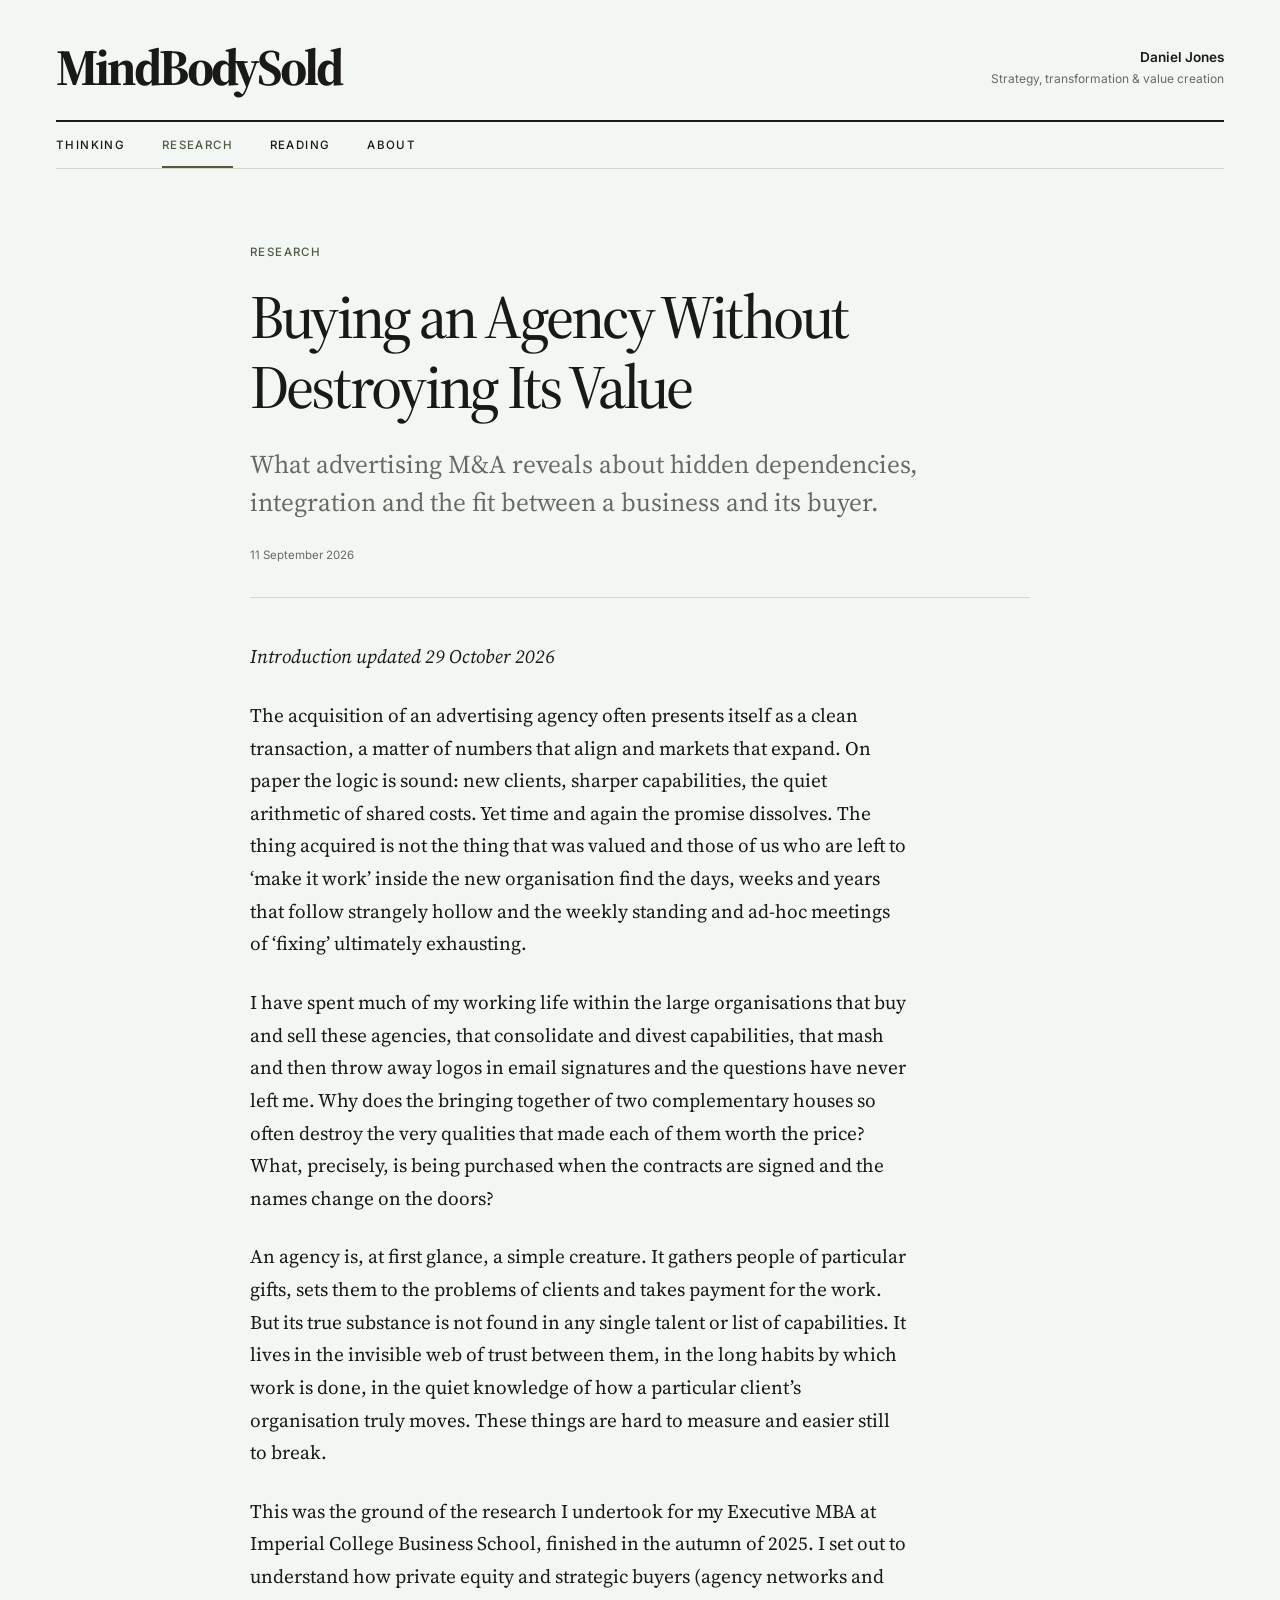
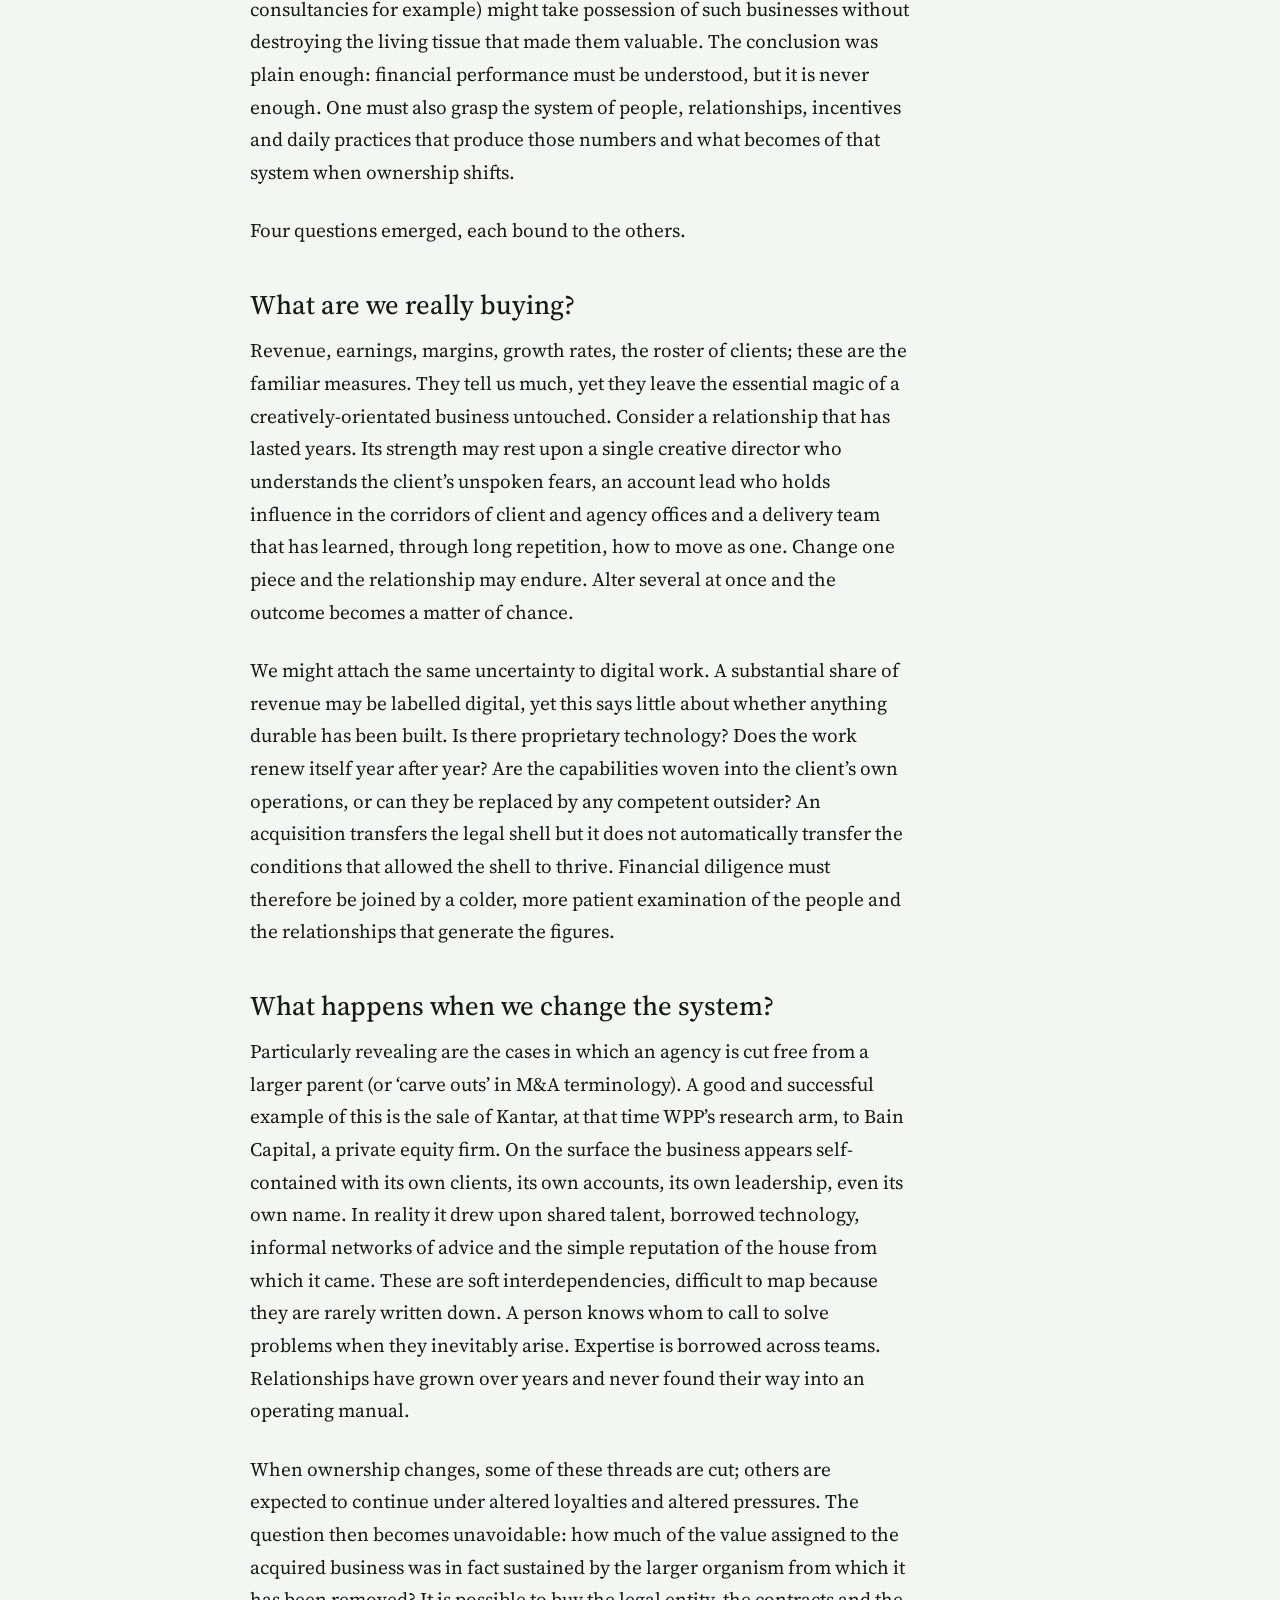
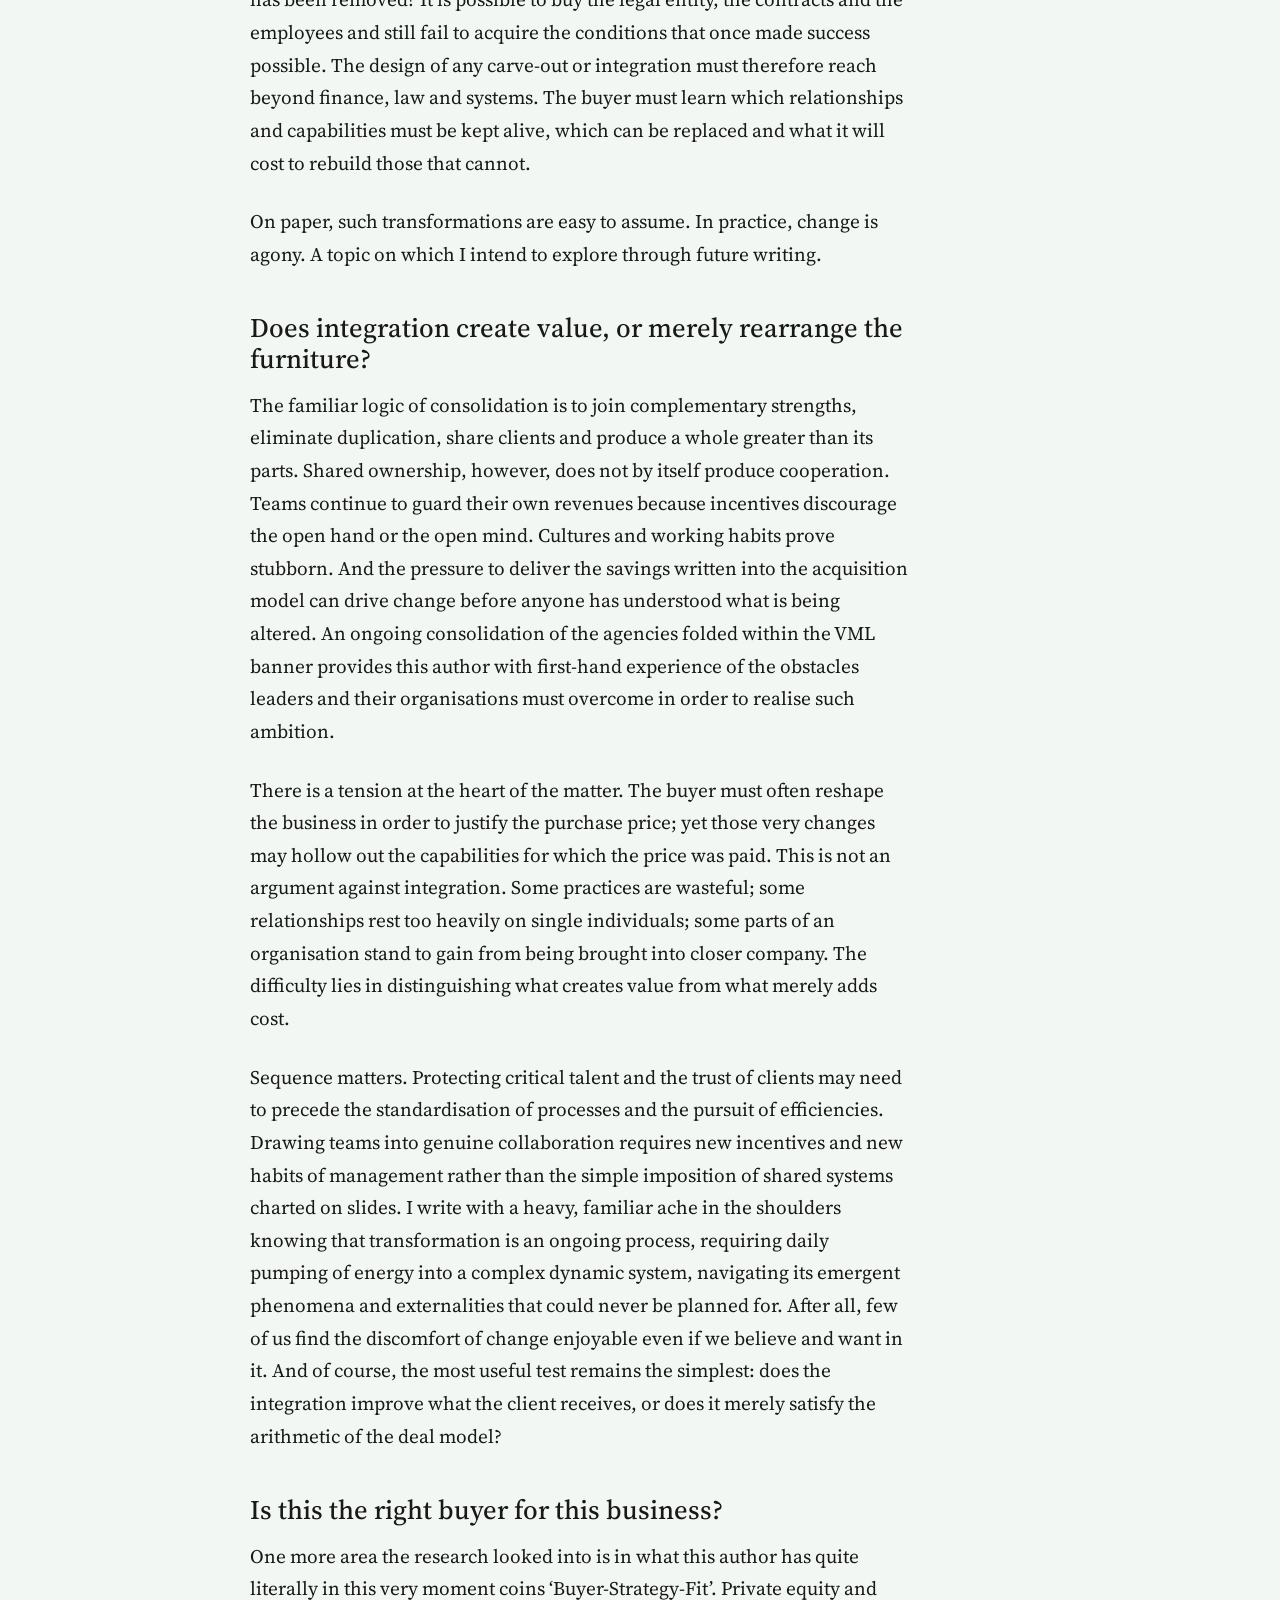
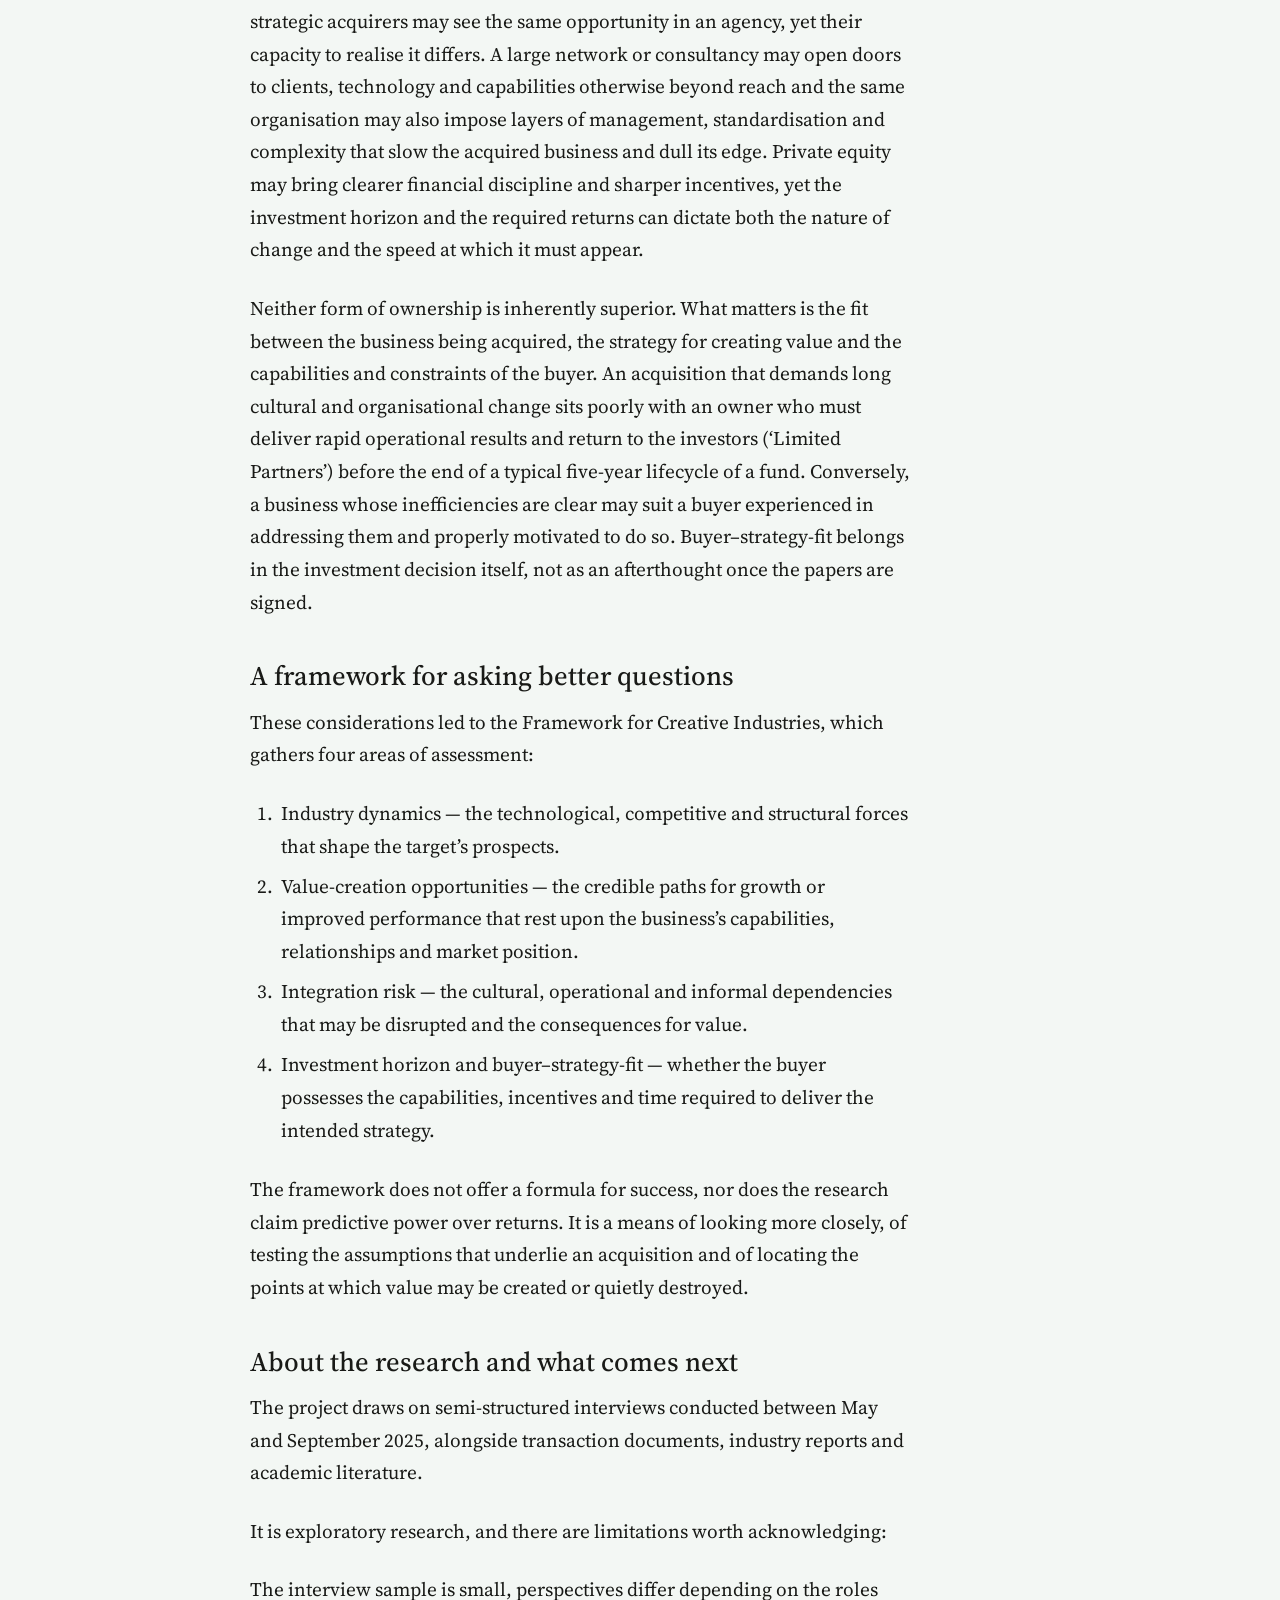
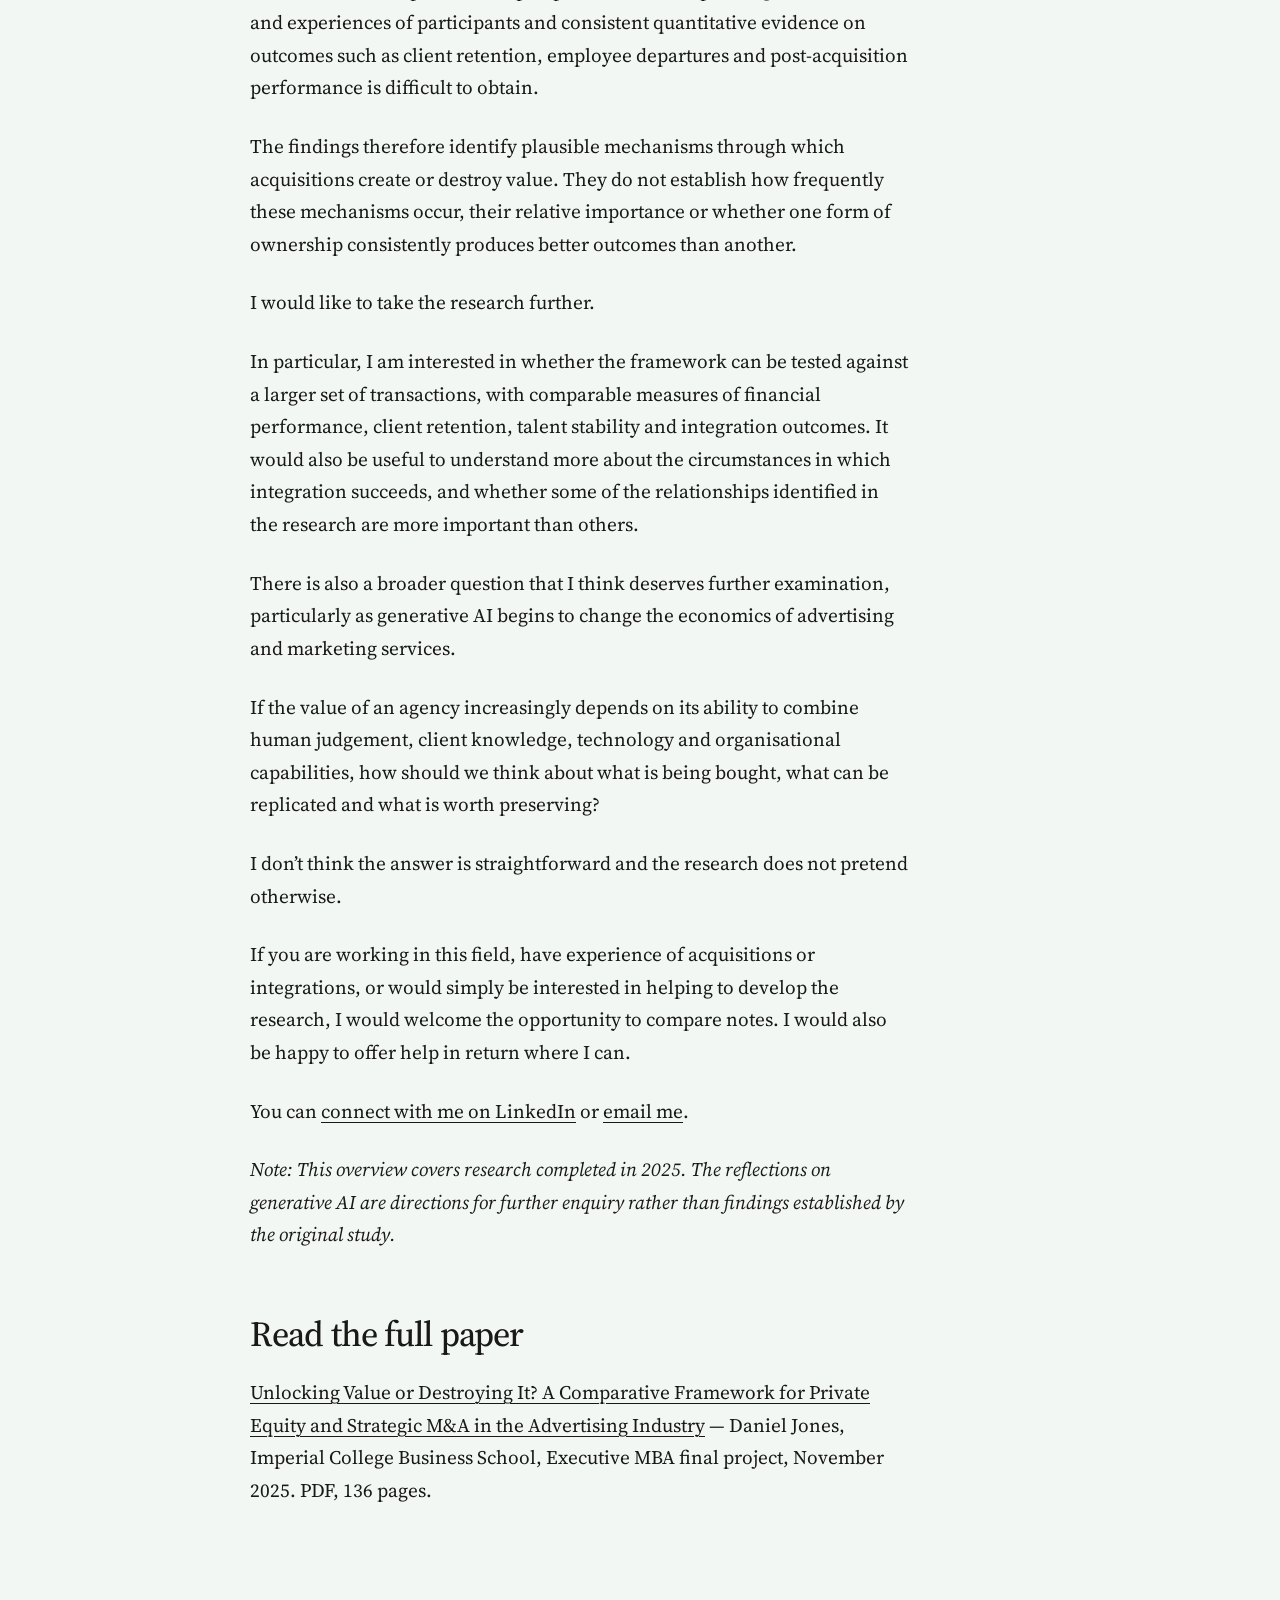
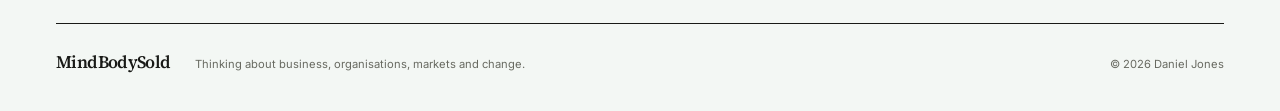
<file: research/buying-an-agency/index.html>
<!doctype html><html lang=en-gb><head><meta charset=utf-8><meta name=viewport content="width=device-width,initial-scale=1"><title>Buying an Agency Without Destroying Its Value | MindBodySold</title><meta name=description content="What advertising M&amp;A reveals about hidden dependencies, integration and the fit between a business and its buyer."><link rel=canonical href=https://mindbodysold.com/research/buying-an-agency/><link rel=preconnect href=https://fonts.googleapis.com><link rel=preconnect href=https://fonts.gstatic.com crossorigin><link href="https://fonts.googleapis.com/css2?family=Inter:wght@400;500;600&family=Source+Serif+4:ital,wght@0,400;0,500;0,600;0,700;1,400;1,500&display=swap" rel=stylesheet><link rel=stylesheet href=/css/main.min.7bfe9c66036827df4f4b7b5cf42dae10f517764405d30ec66386d273e77bd787.css integrity="sha256-e/6cZgNoJ99PS3tc9C2uEPUXdkQF0w7GY4bSc+d714c="></head><body><a class=skip-link href=#main>Skip to content</a><header class="site-header shell"><div class=masthead-row><a class=masthead href=/>MindBodySold</a><div class=author-identity><span>Daniel Jones</span><span>Strategy, transformation & value creation</span></div></div><nav aria-label="Main navigation"><ul class=nav-list><li><a href=/thinking/>Thinking</a></li><li><a href=/research/ class=is-active>Research</a></li><li><a href=/reading/>Reading</a></li><li><a href=/about/>About</a></li></ul></nav></header><main id=main class="site-main shell" tabindex=-1><article class=long-form><header class=article-heading><a class=eyebrow href=/research/>Research</a><h1>Buying an Agency Without Destroying Its Value</h1><p class=deck>What advertising M&amp;A reveals about hidden dependencies, integration and the fit between a business and its buyer.</p><p class=metadata><time datetime=2026-09-11>11 September 2026</time></p></header><div class=prose><p><em>Introduction updated 29 October 2026</em></p><p>The acquisition of an advertising agency often presents itself as a clean transaction, a matter of numbers that align and markets that expand. On paper the logic is sound: new clients, sharper capabilities, the quiet arithmetic of shared costs. Yet time and again the promise dissolves. The thing acquired is not the thing that was valued and those of us who are left to &lsquo;make it work&rsquo; inside the new organisation find the days, weeks and years that follow strangely hollow and the weekly standing and ad-hoc meetings of &lsquo;fixing&rsquo; ultimately exhausting.</p><p>I have spent much of my working life within the large organisations that buy and sell these agencies, that consolidate and divest capabilities, that mash and then throw away logos in email signatures and the questions have never left me. Why does the bringing together of two complementary houses so often destroy the very qualities that made each of them worth the price? What, precisely, is being purchased when the contracts are signed and the names change on the doors?</p><p>An agency is, at first glance, a simple creature. It gathers people of particular gifts, sets them to the problems of clients and takes payment for the work. But its true substance is not found in any single talent or list of capabilities. It lives in the invisible web of trust between them, in the long habits by which work is done, in the quiet knowledge of how a particular client’s organisation truly moves. These things are hard to measure and easier still to break.</p><p>This was the ground of the research I undertook for my Executive MBA at Imperial College Business School, finished in the autumn of 2025. I set out to understand how private equity and strategic buyers (agency networks and consultancies for example) might take possession of such businesses without destroying the living tissue that made them valuable. The conclusion was plain enough: financial performance must be understood, but it is never enough. One must also grasp the system of people, relationships, incentives and daily practices that produce those numbers and what becomes of that system when ownership shifts.</p><p>Four questions emerged, each bound to the others.</p><h3 id=what-are-we-really-buying>What are we really buying?</h3><p>Revenue, earnings, margins, growth rates, the roster of clients; these are the familiar measures. They tell us much, yet they leave the essential magic of a creatively-orientated business untouched. Consider a relationship that has lasted years. Its strength may rest upon a single creative director who understands the client’s unspoken fears, an account lead who holds influence in the corridors of client and agency offices and a delivery team that has learned, through long repetition, how to move as one. Change one piece and the relationship may endure. Alter several at once and the outcome becomes a matter of chance.</p><p>We might attach the same uncertainty to digital work. A substantial share of revenue may be labelled digital, yet this says little about whether anything durable has been built. Is there proprietary technology? Does the work renew itself year after year? Are the capabilities woven into the client’s own operations, or can they be replaced by any competent outsider? An acquisition transfers the legal shell but it does not automatically transfer the conditions that allowed the shell to thrive. Financial diligence must therefore be joined by a colder, more patient examination of the people and the relationships that generate the figures.</p><h3 id=what-happens-when-we-change-the-system>What happens when we change the system?</h3><p>Particularly revealing are the cases in which an agency is cut free from a larger parent (or &lsquo;carve outs&rsquo; in M&amp;A terminology). A good and successful example of this is the sale of Kantar, at that time WPP&rsquo;s research arm, to Bain Capital, a private equity firm. On the surface the business appears self-contained with its own clients, its own accounts, its own leadership, even its own name. In reality it drew upon shared talent, borrowed technology, informal networks of advice and the simple reputation of the house from which it came. These are soft interdependencies, difficult to map because they are rarely written down. A person knows whom to call to solve problems when they inevitably arise. Expertise is borrowed across teams. Relationships have grown over years and never found their way into an operating manual.</p><p>When ownership changes, some of these threads are cut; others are expected to continue under altered loyalties and altered pressures. The question then becomes unavoidable: how much of the value assigned to the acquired business was in fact sustained by the larger organism from which it has been removed? It is possible to buy the legal entity, the contracts and the employees and still fail to acquire the conditions that once made success possible. The design of any carve-out or integration must therefore reach beyond finance, law and systems. The buyer must learn which relationships and capabilities must be kept alive, which can be replaced and what it will cost to rebuild those that cannot.</p><p>On paper, such transformations are easy to assume. In practice, change is agony. A topic on which I intend to explore through future writing.</p><h3 id=does-integration-create-value-or-merely-rearrange-the-furniture>Does integration create value, or merely rearrange the furniture?</h3><p>The familiar logic of consolidation is to join complementary strengths, eliminate duplication, share clients and produce a whole greater than its parts. Shared ownership, however, does not by itself produce cooperation. Teams continue to guard their own revenues because incentives discourage the open hand or the open mind. Cultures and working habits prove stubborn. And the pressure to deliver the savings written into the acquisition model can drive change before anyone has understood what is being altered. An ongoing consolidation of the agencies folded within the VML banner provides this author with first-hand experience of the obstacles leaders and their organisations must overcome in order to realise such ambition.</p><p>There is a tension at the heart of the matter. The buyer must often reshape the business in order to justify the purchase price; yet those very changes may hollow out the capabilities for which the price was paid. This is not an argument against integration. Some practices are wasteful; some relationships rest too heavily on single individuals; some parts of an organisation stand to gain from being brought into closer company. The difficulty lies in distinguishing what creates value from what merely adds cost.</p><p>Sequence matters. Protecting critical talent and the trust of clients may need to precede the standardisation of processes and the pursuit of efficiencies. Drawing teams into genuine collaboration requires new incentives and new habits of management rather than the simple imposition of shared systems charted on slides. I write with a heavy, familiar ache in the shoulders knowing that transformation is an ongoing process, requiring daily pumping of energy into a complex dynamic system, navigating its emergent phenomena and externalities that could never be planned for. After all, few of us find the discomfort of change enjoyable even if we believe and want in it. And of course, the most useful test remains the simplest: does the integration improve what the client receives, or does it merely satisfy the arithmetic of the deal model?</p><h3 id=is-this-the-right-buyer-for-this-business>Is this the right buyer for this business?</h3><p>One more area the research looked into is in what this author has quite literally in this very moment coins &lsquo;Buyer-Strategy-Fit&rsquo;. Private equity and strategic acquirers may see the same opportunity in an agency, yet their capacity to realise it differs. A large network or consultancy may open doors to clients, technology and capabilities otherwise beyond reach and the same organisation may also impose layers of management, standardisation and complexity that slow the acquired business and dull its edge. Private equity may bring clearer financial discipline and sharper incentives, yet the investment horizon and the required returns can dictate both the nature of change and the speed at which it must appear.</p><p>Neither form of ownership is inherently superior. What matters is the fit between the business being acquired, the strategy for creating value and the capabilities and constraints of the buyer. An acquisition that demands long cultural and organisational change sits poorly with an owner who must deliver rapid operational results and return to the investors (&lsquo;Limited Partners&rsquo;) before the end of a typical five-year lifecycle of a fund. Conversely, a business whose inefficiencies are clear may suit a buyer experienced in addressing them and properly motivated to do so. Buyer–strategy-fit belongs in the investment decision itself, not as an afterthought once the papers are signed.</p><h3 id=a-framework-for-asking-better-questions>A framework for asking better questions</h3><p>These considerations led to the Framework for Creative Industries, which gathers four areas of assessment:</p><ol><li>Industry dynamics — the technological, competitive and structural forces that shape the target’s prospects.</li><li>Value-creation opportunities — the credible paths for growth or improved performance that rest upon the business’s capabilities, relationships and market position.</li><li>Integration risk — the cultural, operational and informal dependencies that may be disrupted and the consequences for value.</li><li>Investment horizon and buyer–strategy-fit — whether the buyer possesses the capabilities, incentives and time required to deliver the intended strategy.</li></ol><p>The framework does not offer a formula for success, nor does the research claim predictive power over returns. It is a means of looking more closely, of testing the assumptions that underlie an acquisition and of locating the points at which value may be created or quietly destroyed.</p><h3 id=about-the-research-and-what-comes-next>About the research and what comes next</h3><p>The project draws on semi-structured interviews conducted between May and September 2025, alongside transaction documents, industry reports and academic literature.</p><p>It is exploratory research, and there are limitations worth acknowledging:</p><p>The interview sample is small, perspectives differ depending on the roles and experiences of participants and consistent quantitative evidence on outcomes such as client retention, employee departures and post-acquisition performance is difficult to obtain.</p><p>The findings therefore identify plausible mechanisms through which acquisitions create or destroy value. They do not establish how frequently these mechanisms occur, their relative importance or whether one form of ownership consistently produces better outcomes than another.</p><p>I would like to take the research further.</p><p>In particular, I am interested in whether the framework can be tested against a larger set of transactions, with comparable measures of financial performance, client retention, talent stability and integration outcomes. It would also be useful to understand more about the circumstances in which integration succeeds, and whether some of the relationships identified in the research are more important than others.</p><p>There is also a broader question that I think deserves further examination, particularly as generative AI begins to change the economics of advertising and marketing services.</p><p>If the value of an agency increasingly depends on its ability to combine human judgement, client knowledge, technology and organisational capabilities, how should we think about what is being bought, what can be replicated and what is worth preserving?</p><p>I don&rsquo;t think the answer is straightforward and the research does not pretend otherwise.</p><p>If you are working in this field, have experience of acquisitions or integrations, or would simply be interested in helping to develop the research, I would welcome the opportunity to compare notes. I would also be happy to offer help in return where I can.</p><p>You can <a href=https://www.linkedin.com/in/mdjjones/>connect with me on LinkedIn</a> or <a href=mailto:m.daniel.j.jones@gmail.com>email me</a>.</p><p><em>Note:</em> <em>This overview covers research completed in 2025. The reflections on generative AI are directions for further enquiry rather than findings established by the original study.</em></p><h2 id=read-the-full-paper>Read the full paper</h2><p><a href=full-paper.pdf>Unlocking Value or Destroying It? A Comparative Framework for Private Equity and Strategic M&amp;A in the Advertising Industry</a> — Daniel Jones, Imperial College Business School, Executive MBA final project, November 2025. PDF, 136 pages.</p></div></article></main><footer class="site-footer shell"><a class=footer-title href=/>MindBodySold</a><p>Thinking about business, organisations, markets and change.</p><small>© 2026 Daniel Jones</small></footer></body></html>
</file>
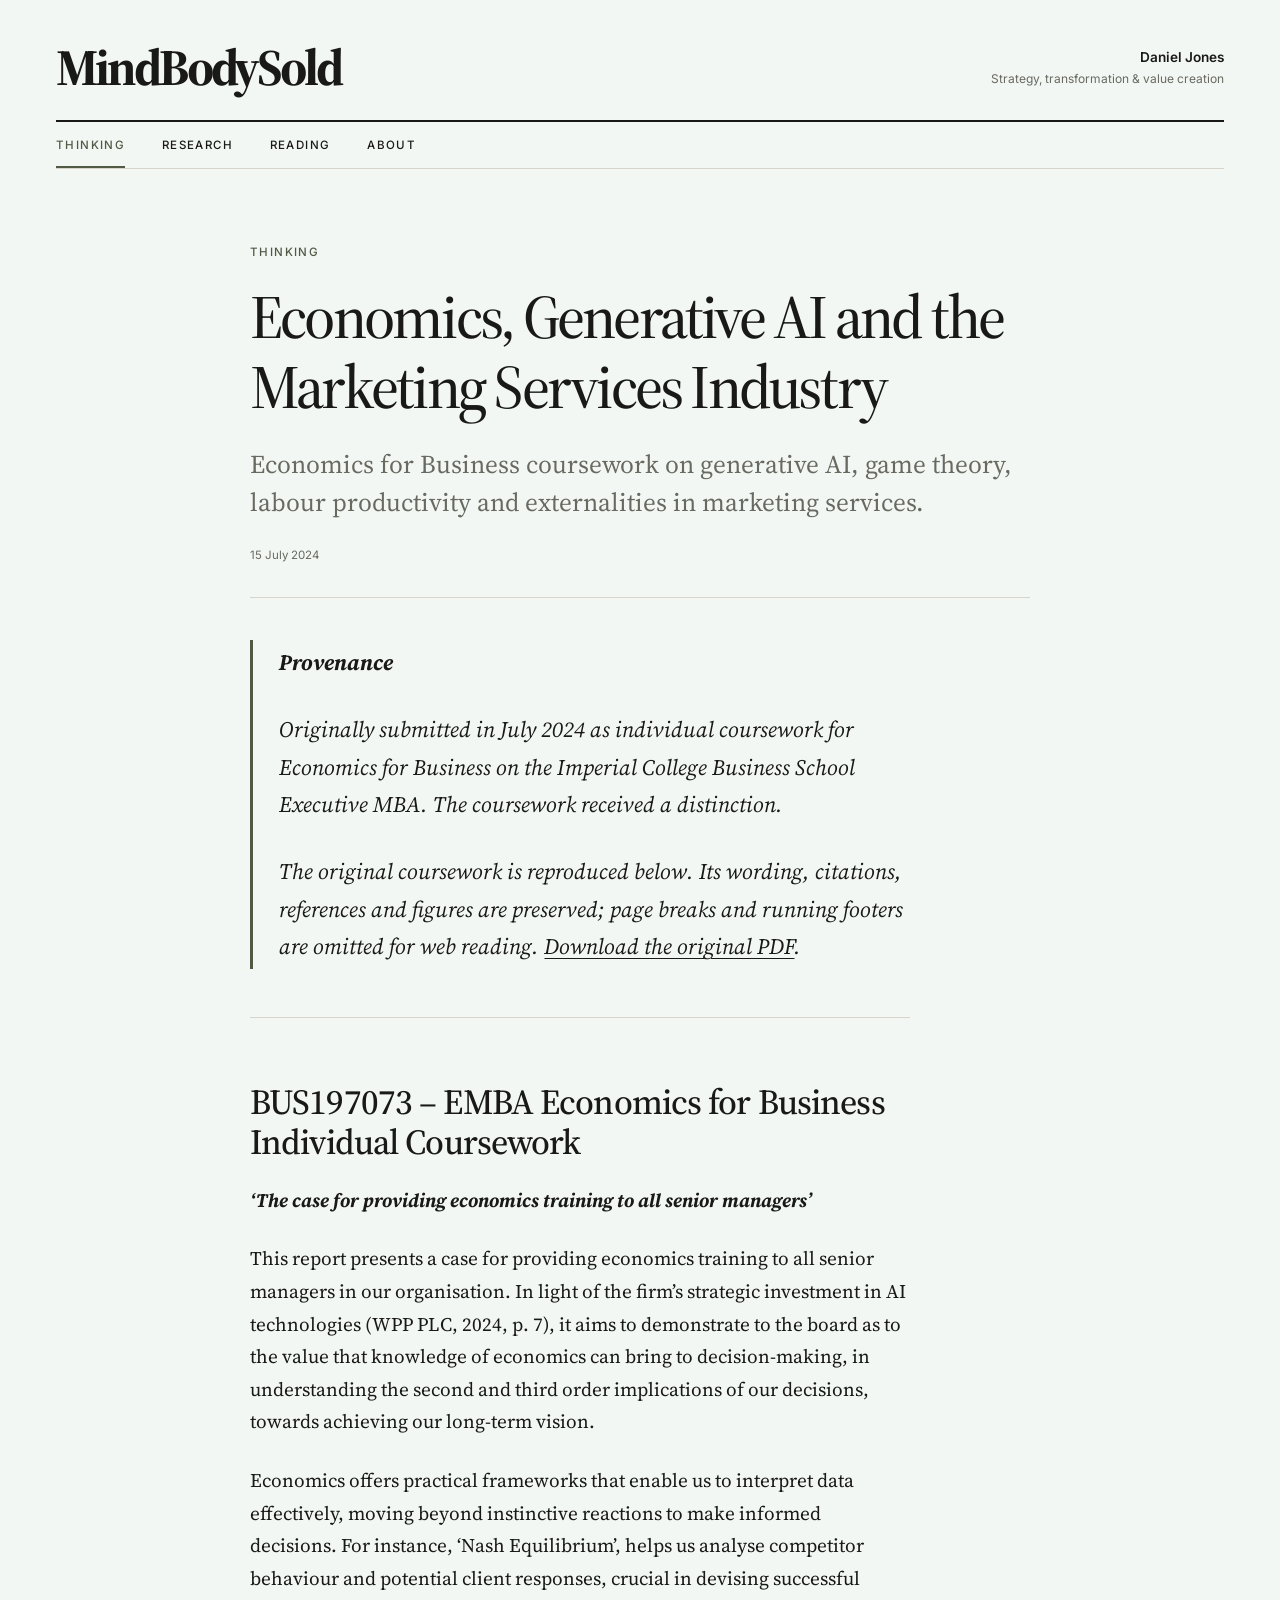
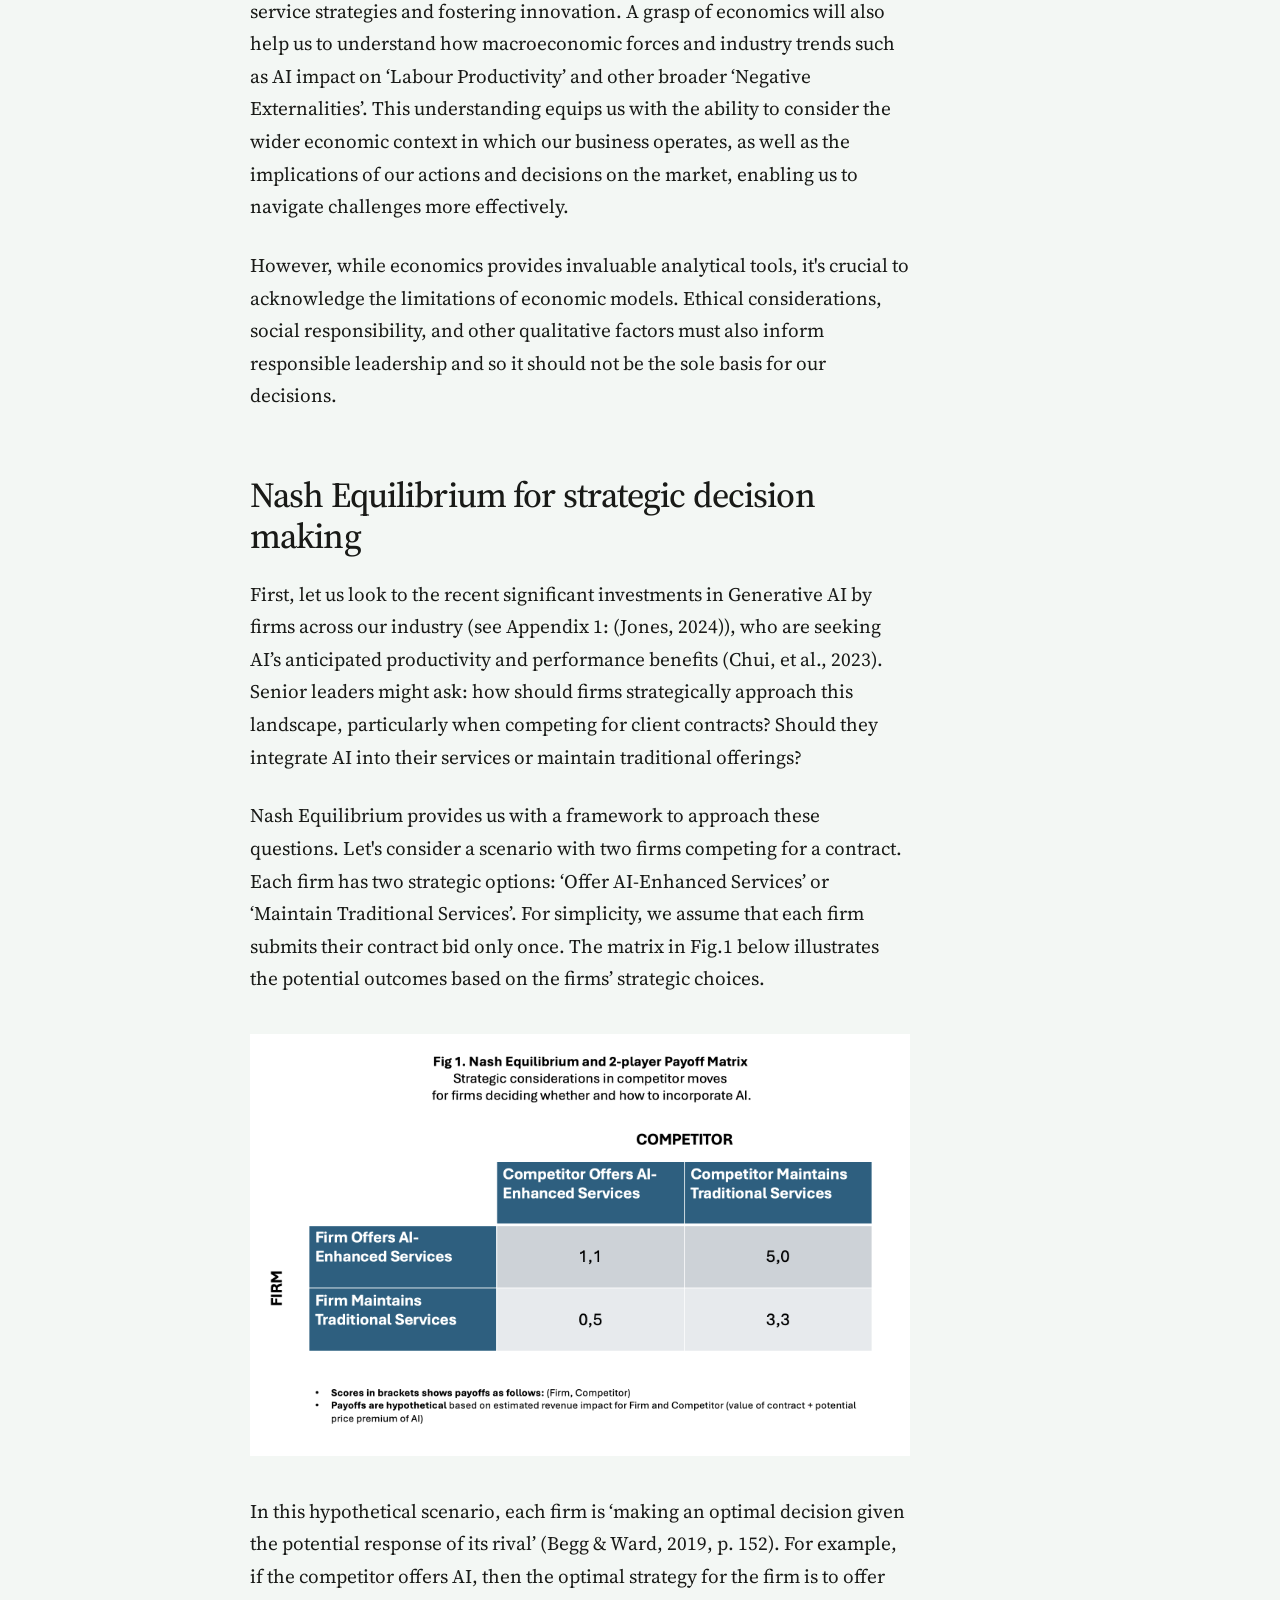
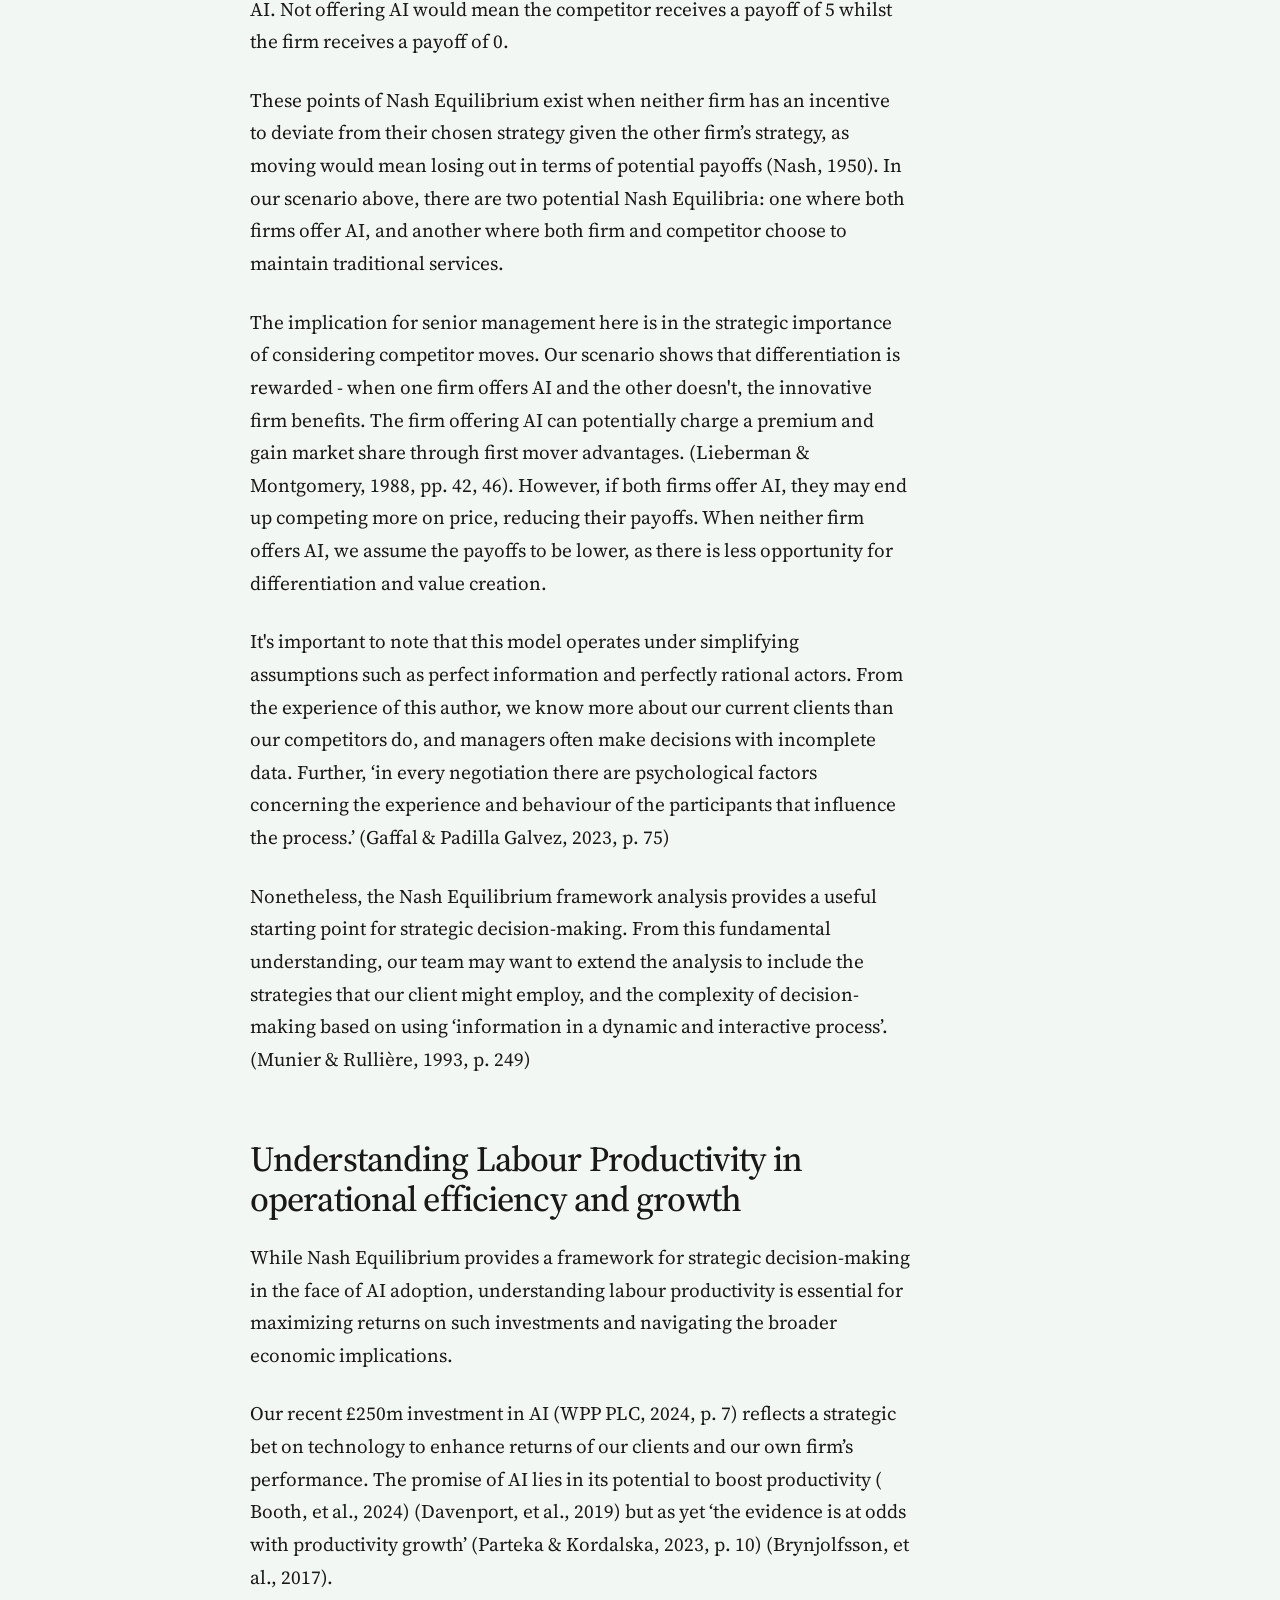
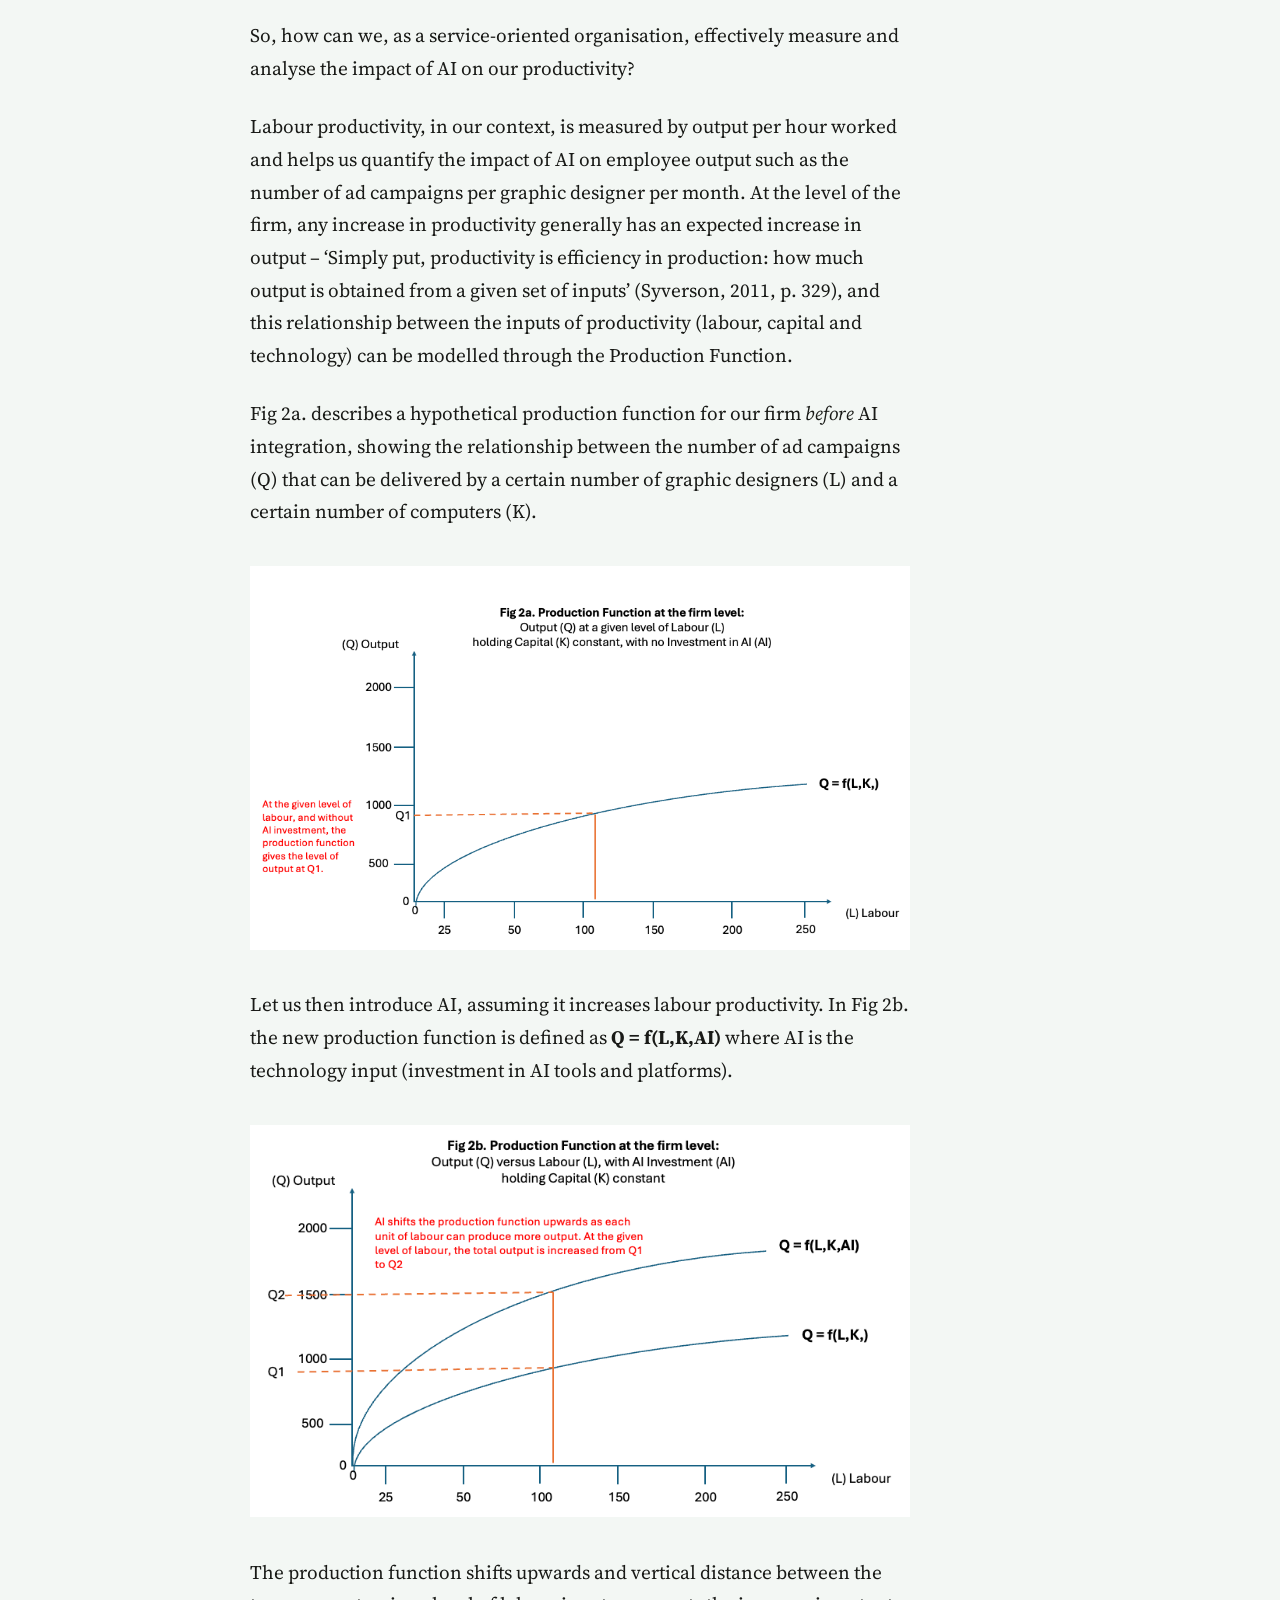
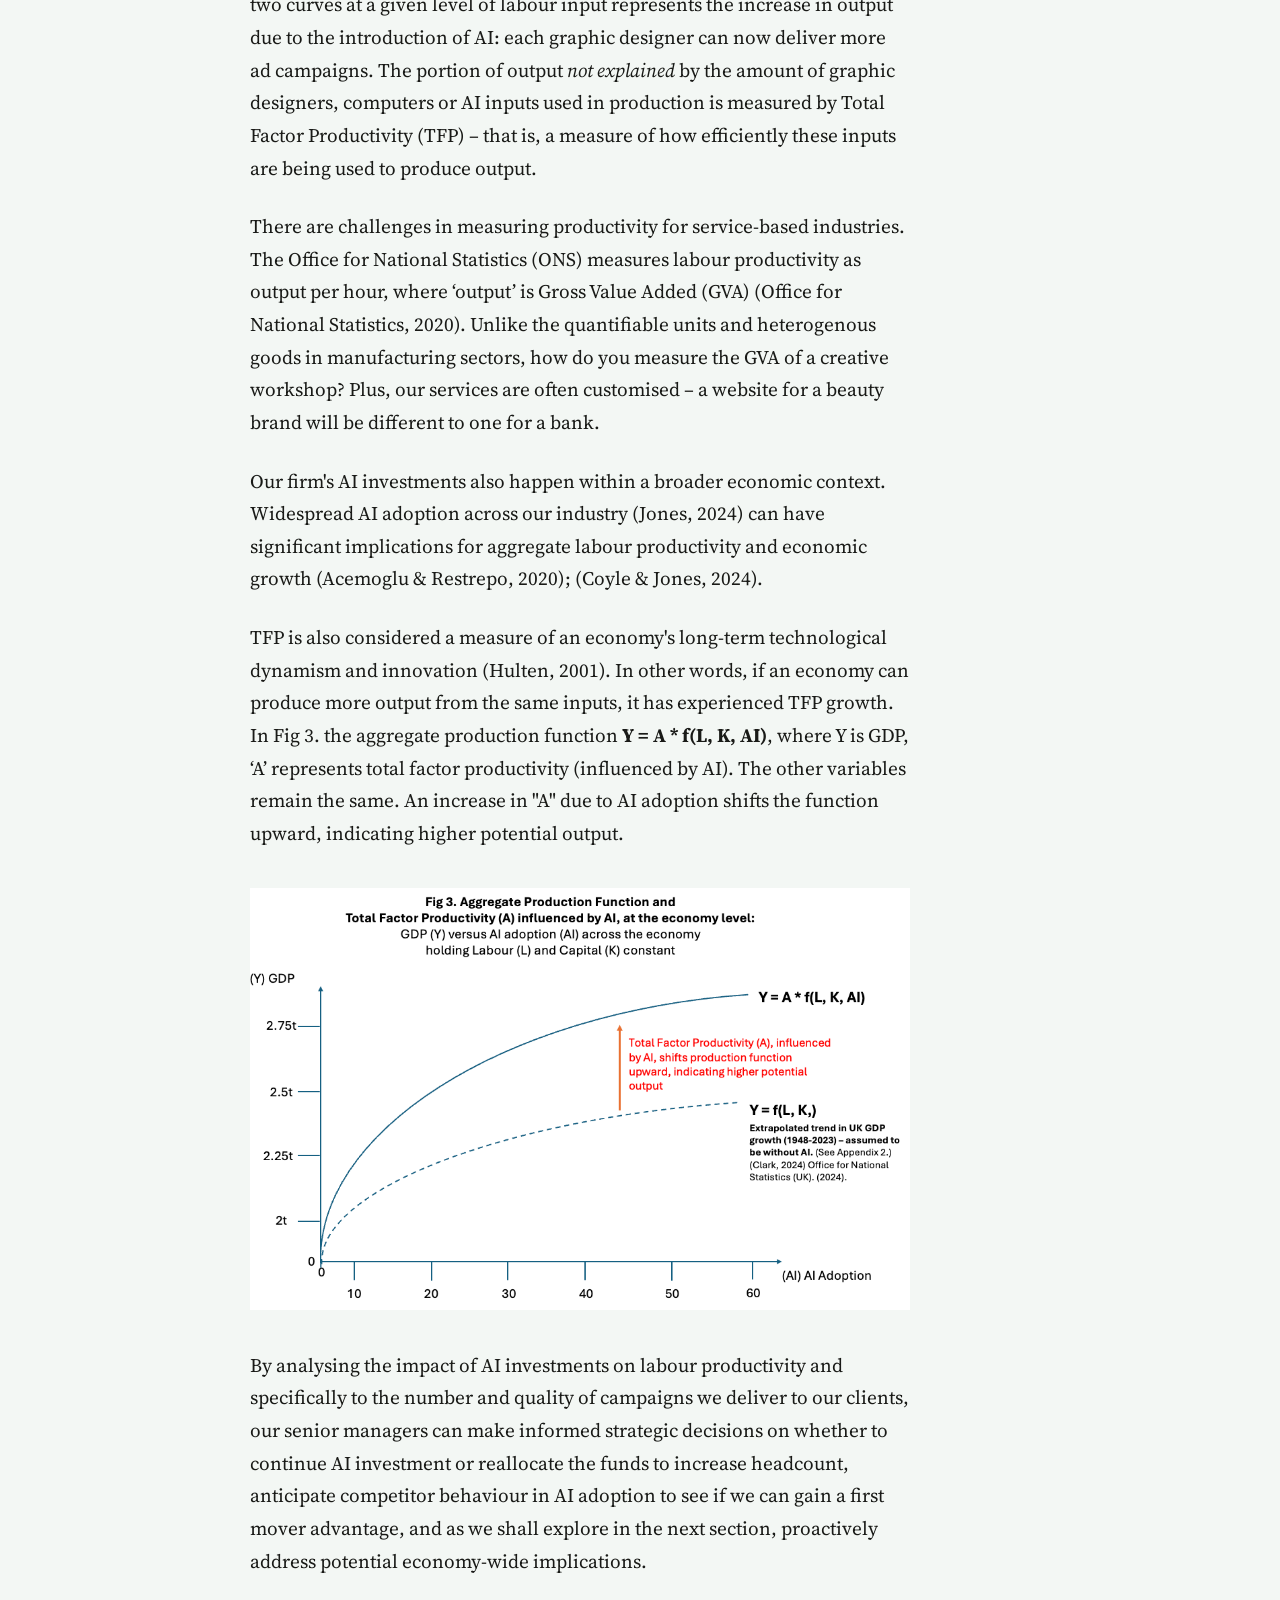
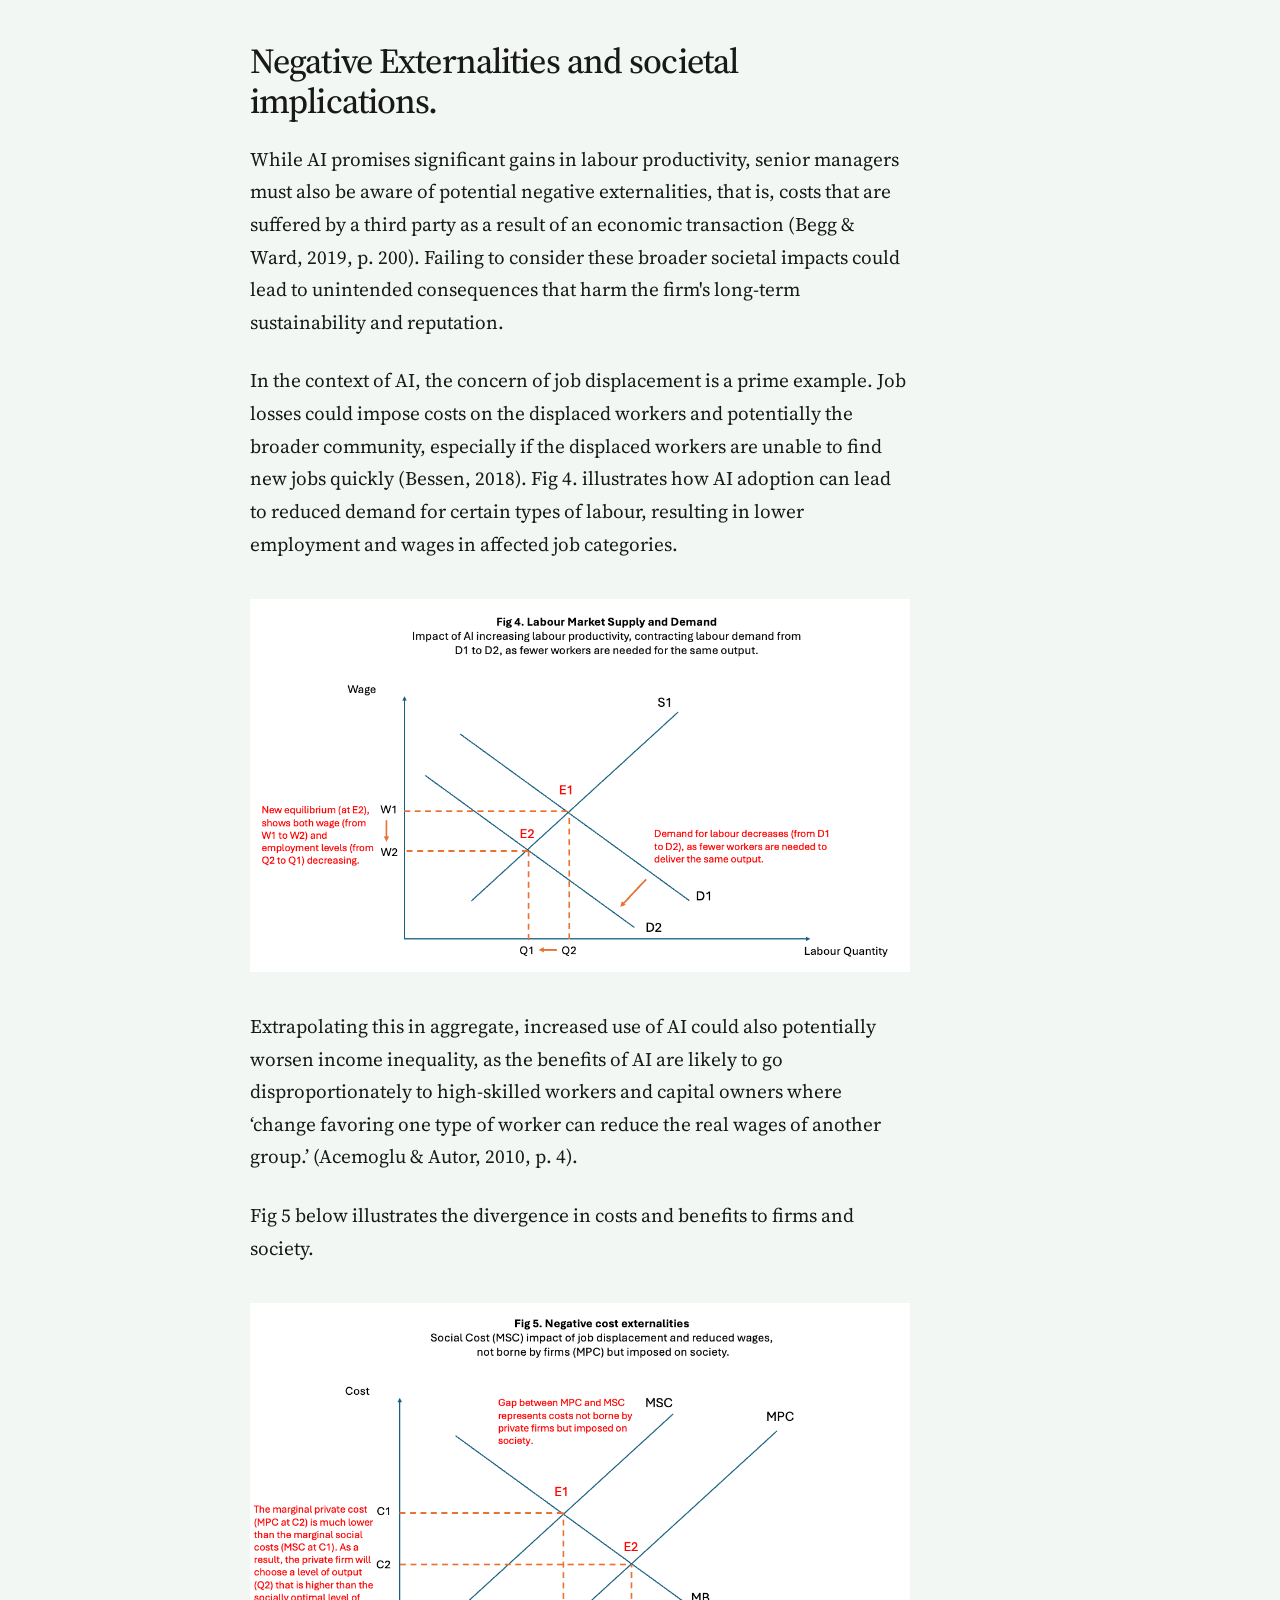
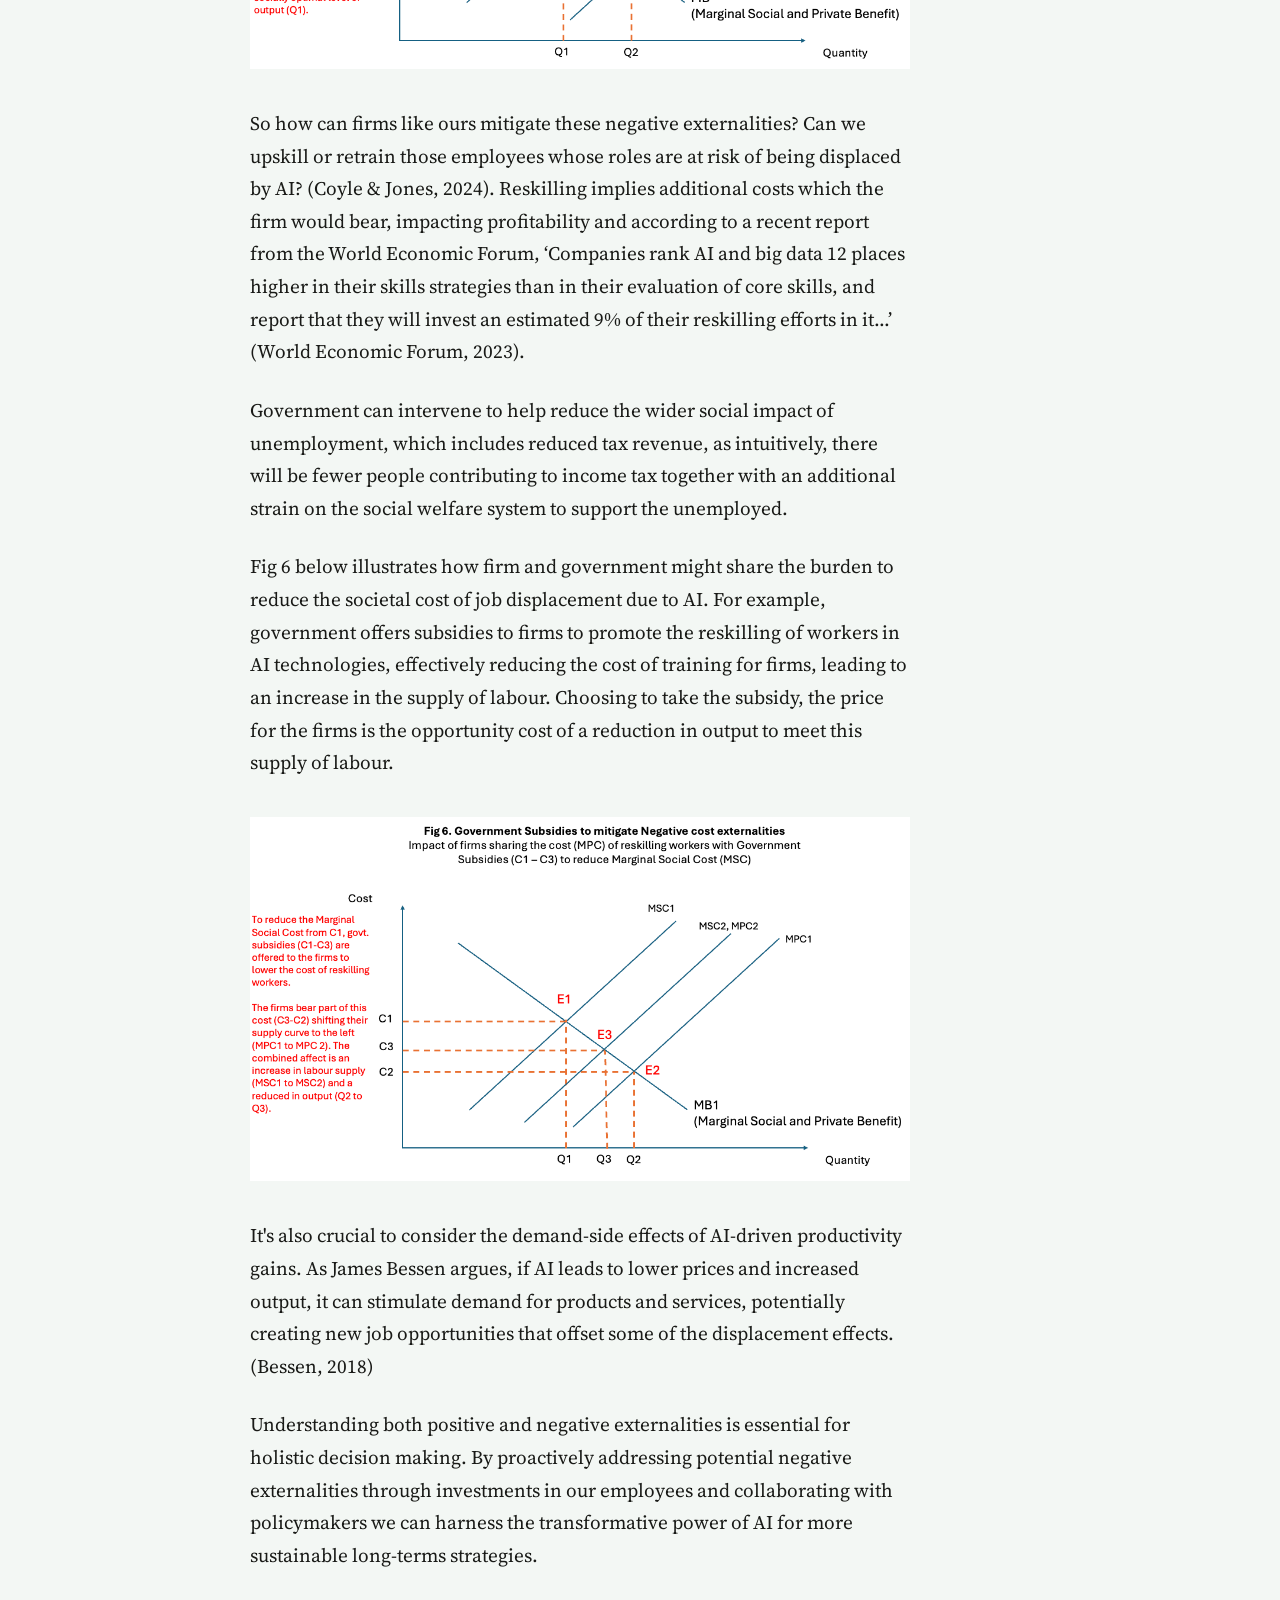
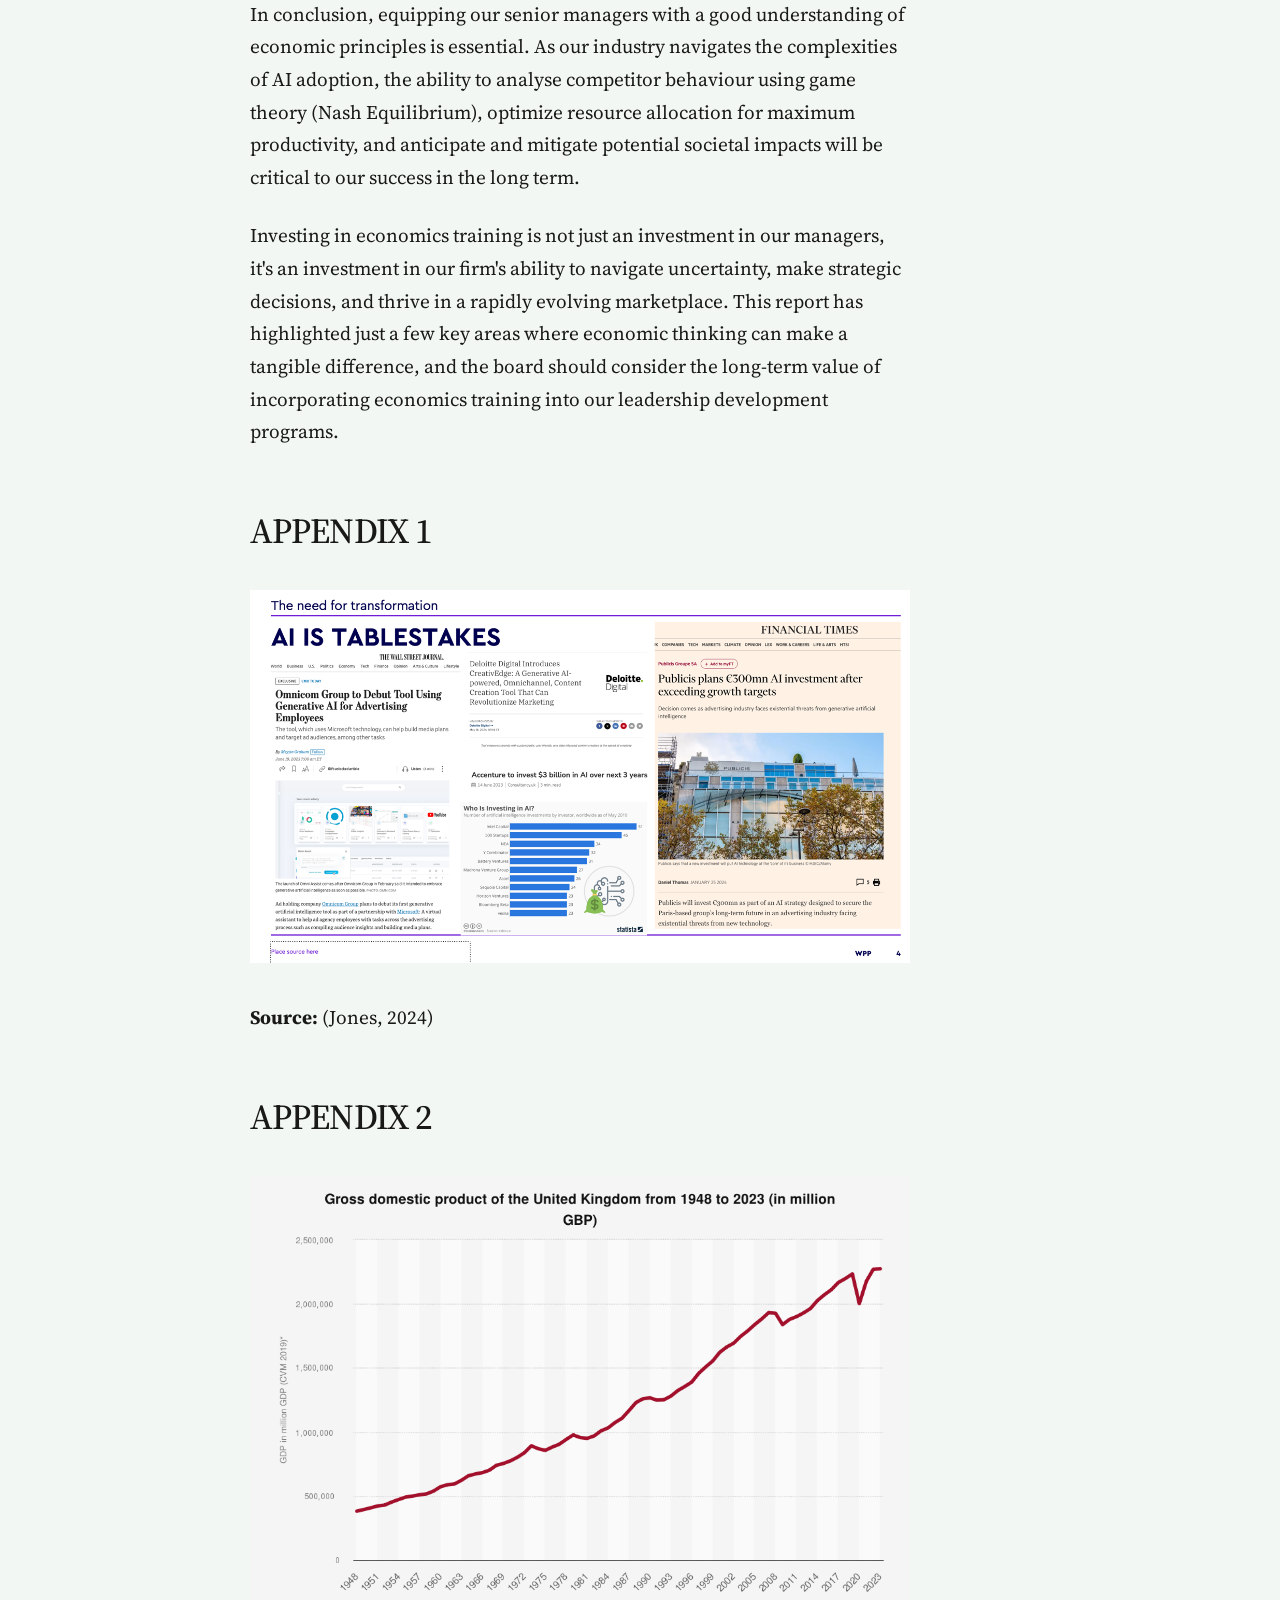
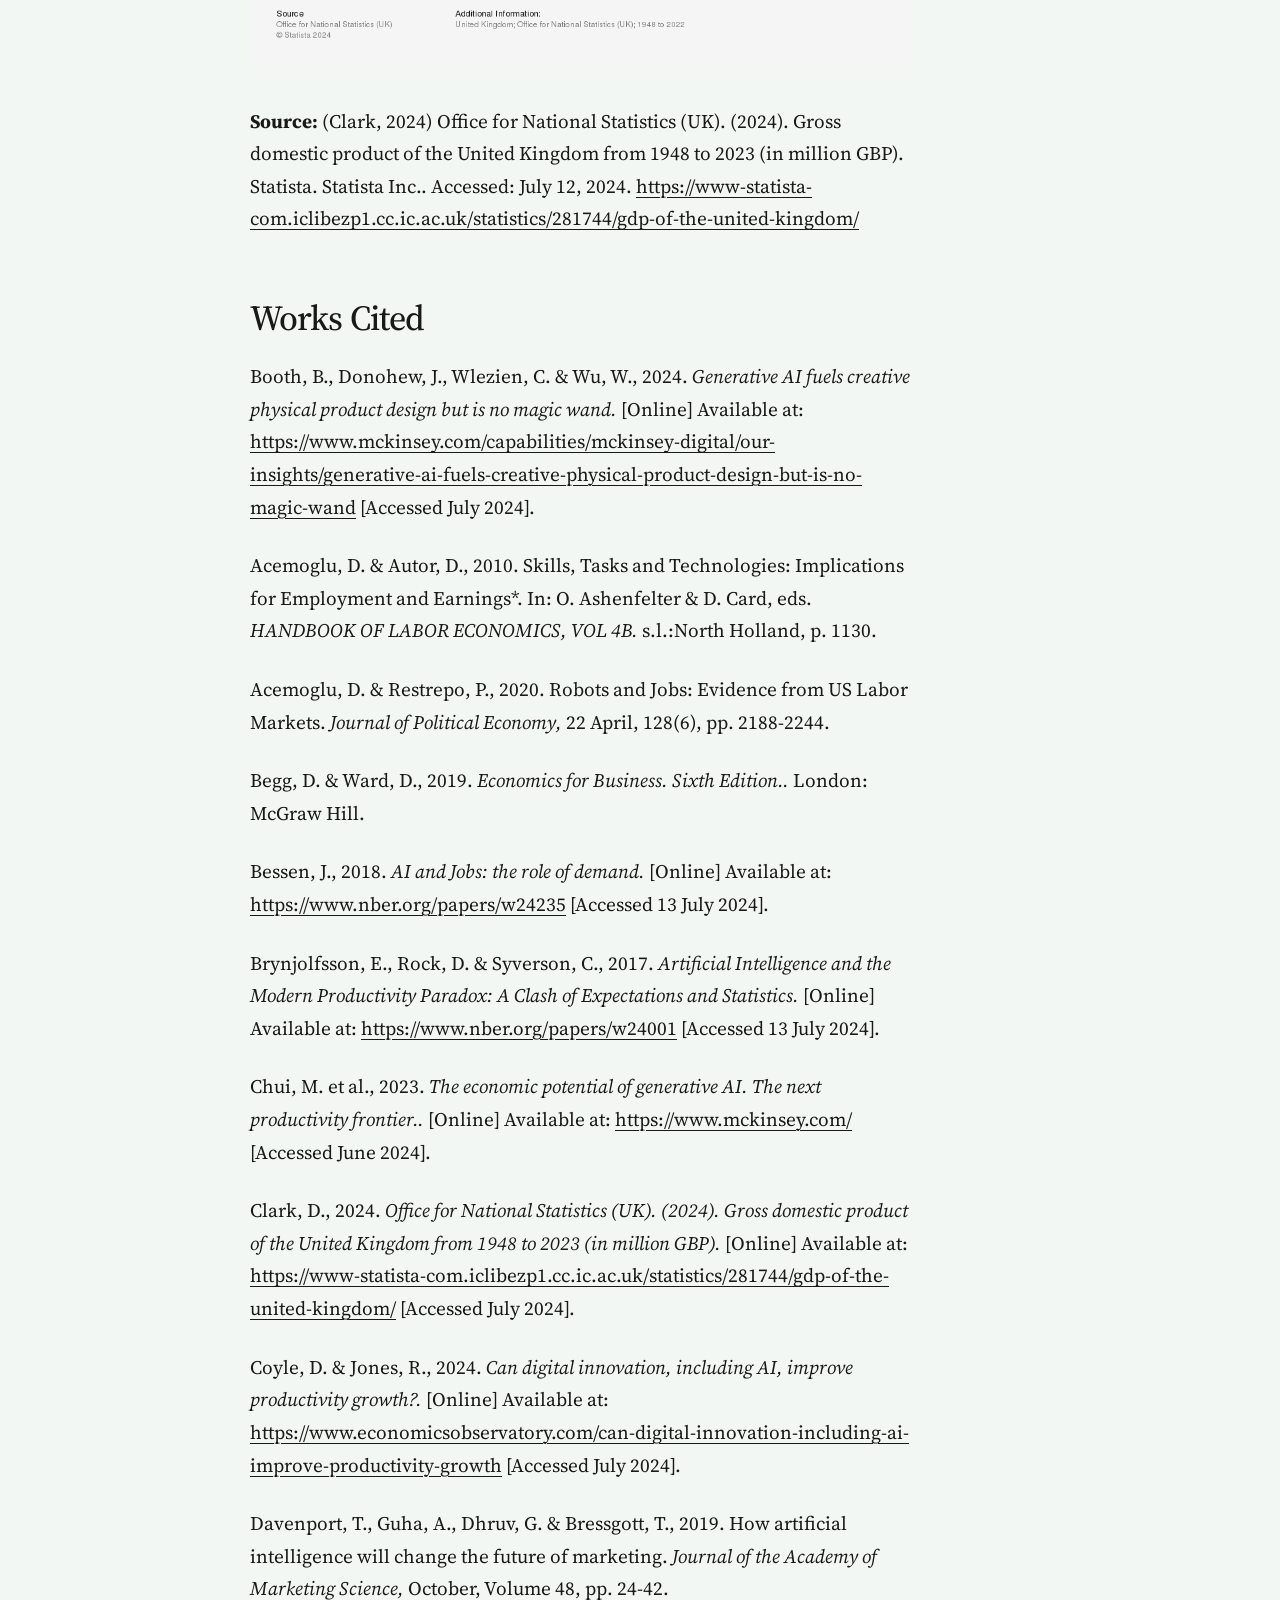
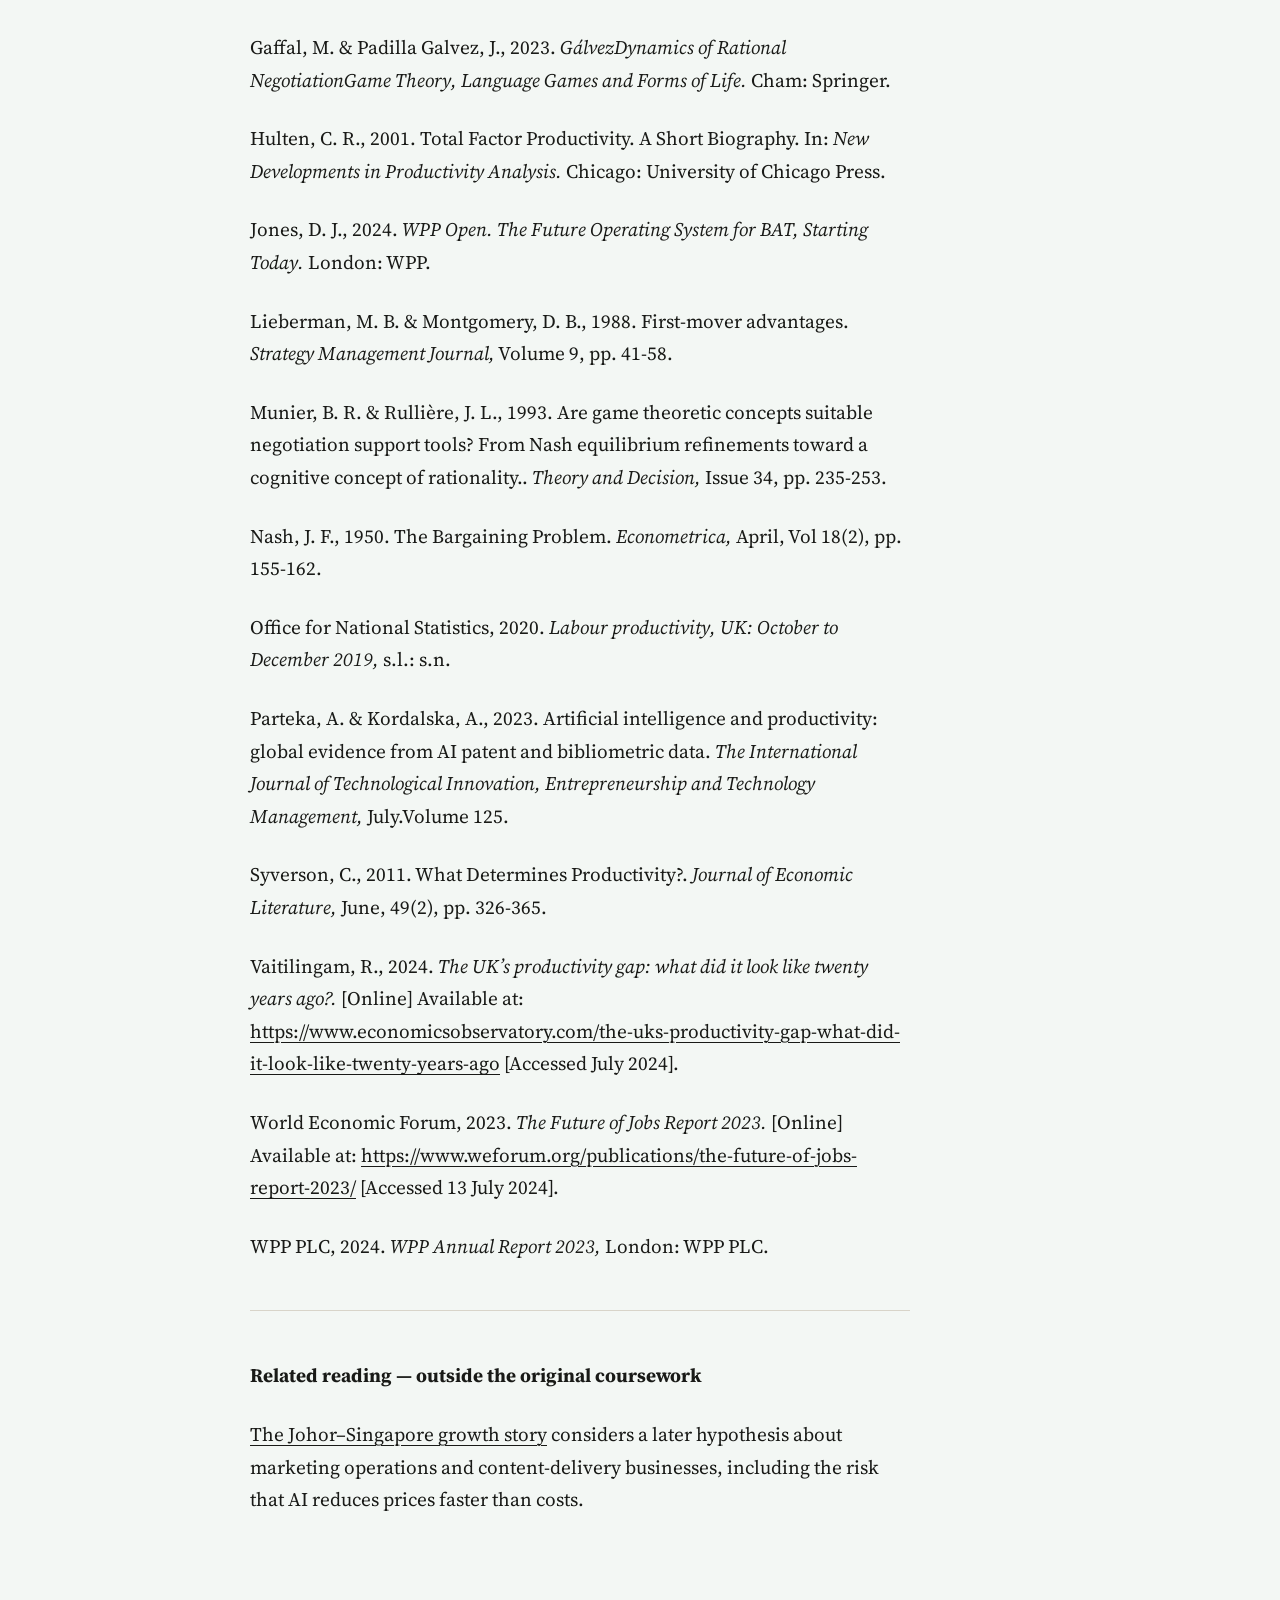
<file: thinking/economics-generative-ai-marketing-services/index.html>
<!doctype html><html lang=en-gb><head><meta charset=utf-8><meta name=viewport content="width=device-width,initial-scale=1"><title>Economics, Generative AI and the Marketing Services Industry | MindBodySold</title><meta name=description content="Economics for Business coursework on generative AI, game theory, labour productivity and externalities in marketing services."><link rel=canonical href=https://mindbodysold.com/thinking/economics-generative-ai-marketing-services/><link rel=preconnect href=https://fonts.googleapis.com><link rel=preconnect href=https://fonts.gstatic.com crossorigin><link href="https://fonts.googleapis.com/css2?family=Inter:wght@400;500;600&family=Source+Serif+4:ital,wght@0,400;0,500;0,600;0,700;1,400;1,500&display=swap" rel=stylesheet><link rel=stylesheet href=/css/main.min.7bfe9c66036827df4f4b7b5cf42dae10f517764405d30ec66386d273e77bd787.css integrity="sha256-e/6cZgNoJ99PS3tc9C2uEPUXdkQF0w7GY4bSc+d714c="></head><body><a class=skip-link href=#main>Skip to content</a><header class="site-header shell"><div class=masthead-row><a class=masthead href=/>MindBodySold</a><div class=author-identity><span>Daniel Jones</span><span>Strategy, transformation & value creation</span></div></div><nav aria-label="Main navigation"><ul class=nav-list><li><a href=/thinking/ class=is-active>Thinking</a></li><li><a href=/research/>Research</a></li><li><a href=/reading/>Reading</a></li><li><a href=/about/>About</a></li></ul></nav></header><main id=main class="site-main shell" tabindex=-1><article class=long-form><header class=article-heading><a class=eyebrow href=/thinking/>Thinking</a><h1>Economics, Generative AI and the Marketing Services Industry</h1><p class=deck>Economics for Business coursework on generative AI, game theory, labour productivity and externalities in marketing services.</p><p class=metadata><time datetime=2024-07-15>15 July 2024</time></p></header><div class=prose><blockquote><p><strong>Provenance</strong></p><p>Originally submitted in July 2024 as individual coursework for Economics for Business on the Imperial College Business School Executive MBA. The coursework received a distinction.</p><p>The original coursework is reproduced below. Its wording, citations, references and figures are preserved; page breaks and running footers are omitted for web reading. <a href=full-paper.pdf>Download the original PDF</a>.</p></blockquote><hr><h2 id=bus197073--emba-economics-for-business-individual-coursework>BUS197073 – EMBA Economics for Business Individual Coursework</h2><p><em><strong>‘The case for providing economics training to all senior managers’</strong></em></p><p>This report presents a case for providing economics training to all senior managers in our organisation. In light of the firm’s strategic investment in AI technologies (WPP PLC, 2024, p. 7), it aims to demonstrate to the board as to the value that knowledge of economics can bring to decision-making, in understanding the second and third order implications of our decisions, towards achieving our long-term vision.</p><p>Economics offers practical frameworks that enable us to interpret data effectively, moving beyond instinctive reactions to make informed decisions. For instance, ‘Nash Equilibrium’, helps us analyse competitor behaviour and potential client responses, crucial in devising successful service strategies and fostering innovation. A grasp of economics will also help us to understand how macroeconomic forces and industry trends such as AI impact on ‘Labour Productivity’ and other broader ‘Negative Externalities’. This understanding equips us with the ability to consider the wider economic context in which our business operates, as well as the implications of our actions and decisions on the market, enabling us to navigate challenges more effectively.</p><p>However, while economics provides invaluable analytical tools, it's crucial to acknowledge the limitations of economic models. Ethical considerations, social responsibility, and other qualitative factors must also inform responsible leadership and so it should not be the sole basis for our decisions.</p><h2 id=nash-equilibrium-for-strategic-decision-making>Nash Equilibrium for strategic decision making</h2><p>First, let us look to the recent significant investments in Generative AI by firms across our industry (see Appendix 1: (Jones, 2024)), who are seeking AI’s anticipated productivity and performance benefits (Chui, et al., 2023). Senior leaders might ask: how should firms strategically approach this landscape, particularly when competing for client contracts? Should they integrate AI into their services or maintain traditional offerings?</p><p>Nash Equilibrium provides us with a framework to approach these questions. Let's consider a scenario with two firms competing for a contract. Each firm has two strategic options: ‘Offer AI-Enhanced Services’ or ‘Maintain Traditional Services’. For simplicity, we assume that each firm submits their contract bid only once. The matrix in Fig.1 below illustrates the potential outcomes based on the firms’ strategic choices.</p><figure><a href=fig-1.png><img src=fig-1.png alt="Fig 1. Nash Equilibrium and 2-player Payoff Matrix"></a></figure><p>In this hypothetical scenario, each firm is ‘making an optimal decision given the potential response of its rival’ (Begg & Ward, 2019, p. 152). For example, if the competitor offers AI, then the optimal strategy for the firm is to offer AI. Not offering AI would mean the competitor receives a payoff of 5 whilst the firm receives a payoff of 0.</p><p>These points of Nash Equilibrium exist when neither firm has an incentive to deviate from their chosen strategy given the other firm’s strategy, as moving would mean losing out in terms of potential payoffs (Nash, 1950). In our scenario above, there are two potential Nash Equilibria: one where both firms offer AI, and another where both firm and competitor choose to maintain traditional services.</p><p>The implication for senior management here is in the strategic importance of considering competitor moves. Our scenario shows that differentiation is rewarded - when one firm offers AI and the other doesn't, the innovative firm benefits. The firm offering AI can potentially charge a premium and gain market share through first mover advantages. (Lieberman & Montgomery, 1988, pp. 42, 46). However, if both firms offer AI, they may end up competing more on price, reducing their payoffs. When neither firm offers AI, we assume the payoffs to be lower, as there is less opportunity for differentiation and value creation.</p><p>It's important to note that this model operates under simplifying assumptions such as perfect information and perfectly rational actors. From the experience of this author, we know more about our current clients than our competitors do, and managers often make decisions with incomplete data. Further, ‘in every negotiation there are psychological factors concerning the experience and behaviour of the participants that influence the process.’ (Gaffal & Padilla Galvez, 2023, p. 75)</p><p>Nonetheless, the Nash Equilibrium framework analysis provides a useful starting point for strategic decision-making. From this fundamental understanding, our team may want to extend the analysis to include the strategies that our client might employ, and the complexity of decision-making based on using ‘information in a dynamic and interactive process’. (Munier & Rullière, 1993, p. 249)</p><h2 id=understanding-labour-productivity-in-operational-efficiency-and-growth>Understanding Labour Productivity in operational efficiency and growth</h2><p>While Nash Equilibrium provides a framework for strategic decision-making in the face of AI adoption, understanding labour productivity is essential for maximizing returns on such investments and navigating the broader economic implications.</p><p>Our recent £250m investment in AI (WPP PLC, 2024, p. 7) reflects a strategic bet on technology to enhance returns of our clients and our own firm’s performance. The promise of AI lies in its potential to boost productivity ( Booth, et al., 2024) (Davenport, et al., 2019) but as yet ‘the evidence is at odds with productivity growth’ (Parteka & Kordalska, 2023, p. 10) (Brynjolfsson, et al., 2017).</p><p>So, how can we, as a service-oriented organisation, effectively measure and analyse the impact of AI on our productivity?</p><p>Labour productivity, in our context, is measured by output per hour worked and helps us quantify the impact of AI on employee output such as the number of ad campaigns per graphic designer per month. At the level of the firm, any increase in productivity generally has an expected increase in output – ‘Simply put, productivity is efficiency in production: how much output is obtained from a given set of inputs’ (Syverson, 2011, p. 329), and this relationship between the inputs of productivity (labour, capital and technology) can be modelled through the Production Function.</p><p>Fig 2a. describes a hypothetical production function for our firm <em>before</em> AI integration, showing the relationship between the number of ad campaigns (Q) that can be delivered by a certain number of graphic designers (L) and a certain number of computers (K).</p><figure><a href=fig-2a.png><img src=fig-2a.png alt="Fig 2a. Production Function at the firm level: Output (Q) at a given level of Labour (L) holding Capital (K) constant, with no Investment in AI (AI)"></a></figure><p>Let us then introduce AI, assuming it increases labour productivity. In Fig 2b. the new production function is defined as <strong>Q = f(L,K,AI)</strong> where AI is the technology input (investment in AI tools and platforms).</p><figure><a href=fig-2b.png><img src=fig-2b.png alt="Fig 2b. Production Function at the firm level: Output (Q) versus Labour (L), with AI Investment (AI) holding Capital (K) constant"></a></figure><p>The production function shifts upwards and vertical distance between the two curves at a given level of labour input represents the increase in output due to the introduction of AI: each graphic designer can now deliver more ad campaigns. The portion of output <em>not explained</em> by the amount of graphic designers, computers or AI inputs used in production is measured by Total Factor Productivity (TFP) – that is, a measure of how efficiently these inputs are being used to produce output.</p><p>There are challenges in measuring productivity for service-based industries. The Office for National Statistics (ONS) measures labour productivity as output per hour, where ‘output’ is Gross Value Added (GVA) (Office for National Statistics, 2020). Unlike the quantifiable units and heterogenous goods in manufacturing sectors, how do you measure the GVA of a creative workshop? Plus, our services are often customised – a website for a beauty brand will be different to one for a bank.</p><p>Our firm's AI investments also happen within a broader economic context. Widespread AI adoption across our industry (Jones, 2024) can have significant implications for aggregate labour productivity and economic growth (Acemoglu & Restrepo, 2020); (Coyle & Jones, 2024).</p><p>TFP is also considered a measure of an economy's long-term technological dynamism and innovation (Hulten, 2001). In other words, if an economy can produce more output from the same inputs, it has experienced TFP growth. In Fig 3. the aggregate production function <strong>Y = A * f(L, K, AI)</strong>, where Y is GDP, ‘A’ represents total factor productivity (influenced by AI). The other variables remain the same. An increase in "A" due to AI adoption shifts the function upward, indicating higher potential output.</p><figure><a href=fig-3.png><img src=fig-3.png alt="Fig 3. Aggregate Production Function and Total Factor Productivity (A) influenced by AI, at the economy level:"></a></figure><p>By analysing the impact of AI investments on labour productivity and specifically to the number and quality of campaigns we deliver to our clients, our senior managers can make informed strategic decisions on whether to continue AI investment or reallocate the funds to increase headcount, anticipate competitor behaviour in AI adoption to see if we can gain a first mover advantage, and as we shall explore in the next section, proactively address potential economy-wide implications.</p><h2 id=negative-externalities-and-societal-implications>Negative Externalities and societal implications.</h2><p>While AI promises significant gains in labour productivity, senior managers must also be aware of potential negative externalities, that is, costs that are suffered by a third party as a result of an economic transaction (Begg & Ward, 2019, p. 200). Failing to consider these broader societal impacts could lead to unintended consequences that harm the firm's long-term sustainability and reputation.</p><p>In the context of AI, the concern of job displacement is a prime example. Job losses could impose costs on the displaced workers and potentially the broader community, especially if the displaced workers are unable to find new jobs quickly (Bessen, 2018). Fig 4. illustrates how AI adoption can lead to reduced demand for certain types of labour, resulting in lower employment and wages in affected job categories.</p><figure><a href=fig-4.png><img src=fig-4.png alt="Fig 4. Labour Market Supply and Demand"></a></figure><p>Extrapolating this in aggregate, increased use of AI could also potentially worsen income inequality, as the benefits of AI are likely to go disproportionately to high-skilled workers and capital owners where ‘change favoring one type of worker can reduce the real wages of another group.’ (Acemoglu & Autor, 2010, p. 4).</p><p>Fig 5 below illustrates the divergence in costs and benefits to firms and society.</p><figure><a href=fig-5.png><img src=fig-5.png alt="Fig 5. Negative cost externalities"></a></figure><p>So how can firms like ours mitigate these negative externalities? Can we upskill or retrain those employees whose roles are at risk of being displaced by AI? (Coyle & Jones, 2024). Reskilling implies additional costs which the firm would bear, impacting profitability and according to a recent report from the World Economic Forum, ‘Companies rank AI and big data 12 places higher in their skills strategies than in their evaluation of core skills, and report that they will invest an estimated 9% of their reskilling efforts in it…’ (World Economic Forum, 2023).</p><p>Government can intervene to help reduce the wider social impact of unemployment, which includes reduced tax revenue, as intuitively, there will be fewer people contributing to income tax together with an additional strain on the social welfare system to support the unemployed.</p><p>Fig 6 below illustrates how firm and government might share the burden to reduce the societal cost of job displacement due to AI. For example, government offers subsidies to firms to promote the reskilling of workers in AI technologies, effectively reducing the cost of training for firms, leading to an increase in the supply of labour. Choosing to take the subsidy, the price for the firms is the opportunity cost of a reduction in output to meet this supply of labour.</p><figure><a href=fig-6.png><img src=fig-6.png alt="Fig 6. Government Subsidies to mitigate Negative cost externalities"></a></figure><p>It's also crucial to consider the demand-side effects of AI-driven productivity gains. As James Bessen argues, if AI leads to lower prices and increased output, it can stimulate demand for products and services, potentially creating new job opportunities that offset some of the displacement effects. (Bessen, 2018)</p><p>Understanding both positive and negative externalities is essential for holistic decision making. By proactively addressing potential negative externalities through investments in our employees and collaborating with policymakers we can harness the transformative power of AI for more sustainable long-terms strategies.</p><p>In conclusion, equipping our senior managers with a good understanding of economic principles is essential. As our industry navigates the complexities of AI adoption, the ability to analyse competitor behaviour using game theory (Nash Equilibrium), optimize resource allocation for maximum productivity, and anticipate and mitigate potential societal impacts will be critical to our success in the long term.</p><p>Investing in economics training is not just an investment in our managers, it's an investment in our firm's ability to navigate uncertainty, make strategic decisions, and thrive in a rapidly evolving marketplace. This report has highlighted just a few key areas where economic thinking can make a tangible difference, and the board should consider the long-term value of incorporating economics training into our leadership development programs.</p><h2 id=appendix-1>APPENDIX 1</h2><figure><a href=appendix-1.png><img src=appendix-1.png alt="APPENDIX 1: The need for transformation — AI IS TABLESTAKES"></a></figure><p><strong>Source:</strong> (Jones, 2024)</p><h2 id=appendix-2>APPENDIX 2</h2><figure><a href=appendix-2.png><img src=appendix-2.png alt="Gross domestic product of the United Kingdom from 1948 to 2023 (in million GBP)"></a></figure><p><strong>Source:</strong> (Clark, 2024) Office for National Statistics (UK). (2024). Gross domestic product of the United Kingdom from 1948 to 2023 (in million GBP). Statista. Statista Inc.. Accessed: July 12, 2024. <a href=https://www-statista-com.iclibezp1.cc.ic.ac.uk/statistics/281744/gdp-of-the-united-kingdom/>https://www-statista-com.iclibezp1.cc.ic.ac.uk/statistics/281744/gdp-of-the-united-kingdom/</a></p><h2 id=works-cited>Works Cited</h2><p>Booth, B., Donohew, J., Wlezien, C. & Wu, W., 2024. <em>Generative AI fuels creative physical product design but is no magic wand.</em> [Online] Available at: <a href=https://www.mckinsey.com/capabilities/mckinsey-digital/our-insights/generative-ai-fuels-creative-physical-product-design-but-is-no-magic-wand>https://www.mckinsey.com/capabilities/mckinsey-digital/our-insights/generative-ai-fuels-creative-physical-product-design-but-is-no-magic-wand</a> [Accessed July 2024].</p><p>Acemoglu, D. & Autor, D., 2010. Skills, Tasks and Technologies: Implications for Employment and Earnings*. In: O. Ashenfelter & D. Card, eds. <em>HANDBOOK OF LABOR ECONOMICS, VOL 4B.</em> s.l.:North Holland, p. 1130.</p><p>Acemoglu, D. & Restrepo, P., 2020. Robots and Jobs: Evidence from US Labor Markets. <em>Journal of Political Economy,</em> 22 April, 128(6), pp. 2188-2244.</p><p>Begg, D. & Ward, D., 2019. <em>Economics for Business. Sixth Edition..</em> London: McGraw Hill.</p><p>Bessen, J., 2018. <em>AI and Jobs: the role of demand.</em> [Online] Available at: <a href=https://www.nber.org/papers/w24235>https://www.nber.org/papers/w24235</a> [Accessed 13 July 2024].</p><p>Brynjolfsson, E., Rock, D. & Syverson, C., 2017. <em>Artificial Intelligence and the Modern Productivity Paradox: A Clash of Expectations and Statistics.</em> [Online] Available at: <a href=https://www.nber.org/papers/w24001>https://www.nber.org/papers/w24001</a> [Accessed 13 July 2024].</p><p>Chui, M. et al., 2023. <em>The economic potential of generative AI. The next productivity frontier..</em> [Online] Available at: <a href=https://www.mckinsey.com/>https://www.mckinsey.com/</a> [Accessed June 2024].</p><p>Clark, D., 2024. <em>Office for National Statistics (UK). (2024). Gross domestic product of the United Kingdom from 1948 to 2023 (in million GBP).</em> [Online] Available at: <a href=https://www-statista-com.iclibezp1.cc.ic.ac.uk/statistics/281744/gdp-of-the-united-kingdom/>https://www-statista-com.iclibezp1.cc.ic.ac.uk/statistics/281744/gdp-of-the-united-kingdom/</a> [Accessed July 2024].</p><p>Coyle, D. & Jones, R., 2024. <em>Can digital innovation, including AI, improve productivity growth?.</em> [Online] Available at: <a href=https://www.economicsobservatory.com/can-digital-innovation-including-ai-improve-productivity-growth>https://www.economicsobservatory.com/can-digital-innovation-including-ai-improve-productivity-growth</a> [Accessed July 2024].</p><p>Davenport, T., Guha, A., Dhruv, G. & Bressgott, T., 2019. How artificial intelligence will change the future of marketing. <em>Journal of the Academy of Marketing Science,</em> October, Volume 48, pp. 24-42.</p><p>Gaffal, M. & Padilla Galvez, J., 2023. <em>GálvezDynamics of Rational NegotiationGame Theory, Language Games and Forms of Life.</em> Cham: Springer.</p><p>Hulten, C. R., 2001. Total Factor Productivity. A Short Biography. In: <em>New Developments in Productivity Analysis.</em> Chicago: University of Chicago Press.</p><p>Jones, D. J., 2024. <em>WPP Open. The Future Operating System for BAT, Starting Today.</em> London: WPP.</p><p>Lieberman, M. B. & Montgomery, D. B., 1988. First-mover advantages. <em>Strategy Management Journal,</em> Volume 9, pp. 41-58.</p><p>Munier, B. R. & Rullière, J. L., 1993. Are game theoretic concepts suitable negotiation support tools? From Nash equilibrium refinements toward a cognitive concept of rationality.. <em>Theory and Decision,</em> Issue 34, pp. 235-253.</p><p>Nash, J. F., 1950. The Bargaining Problem. <em>Econometrica,</em> April, Vol 18(2), pp. 155-162.</p><p>Office for National Statistics, 2020. <em>Labour productivity, UK: October to December 2019,</em> s.l.: s.n.</p><p>Parteka, A. & Kordalska, A., 2023. Artificial intelligence and productivity: global evidence from AI patent and bibliometric data. <em>The International Journal of Technological Innovation, Entrepreneurship and Technology Management,</em> July.Volume 125.</p><p>Syverson, C., 2011. What Determines Productivity?. <em>Journal of Economic Literature,</em> June, 49(2), pp. 326-365.</p><p>Vaitilingam, R., 2024. <em>The UK’s productivity gap: what did it look like twenty years ago?.</em> [Online] Available at: <a href=https://www.economicsobservatory.com/the-uks-productivity-gap-what-did-it-look-like-twenty-years-ago>https://www.economicsobservatory.com/the-uks-productivity-gap-what-did-it-look-like-twenty-years-ago</a> [Accessed July 2024].</p><p>World Economic Forum, 2023. <em>The Future of Jobs Report 2023.</em> [Online] Available at: <a href=https://www.weforum.org/publications/the-future-of-jobs-report-2023/>https://www.weforum.org/publications/the-future-of-jobs-report-2023/</a> [Accessed 13 July 2024].</p><p>WPP PLC, 2024. <em>WPP Annual Report 2023,</em> London: WPP PLC.</p><hr><p><strong>Related reading — outside the original coursework</strong></p><p><a href=/thinking/johor-singapore-growth-story/>The Johor–Singapore growth story</a> considers a later hypothesis about marketing operations and content-delivery businesses, including the risk that AI reduces prices faster than costs.</p></div></article></main><footer class="site-footer shell"><a class=footer-title href=/>MindBodySold</a><p>Thinking about business, organisations, markets and change.</p><small>© 2026 Daniel Jones</small></footer></body></html>
</file>
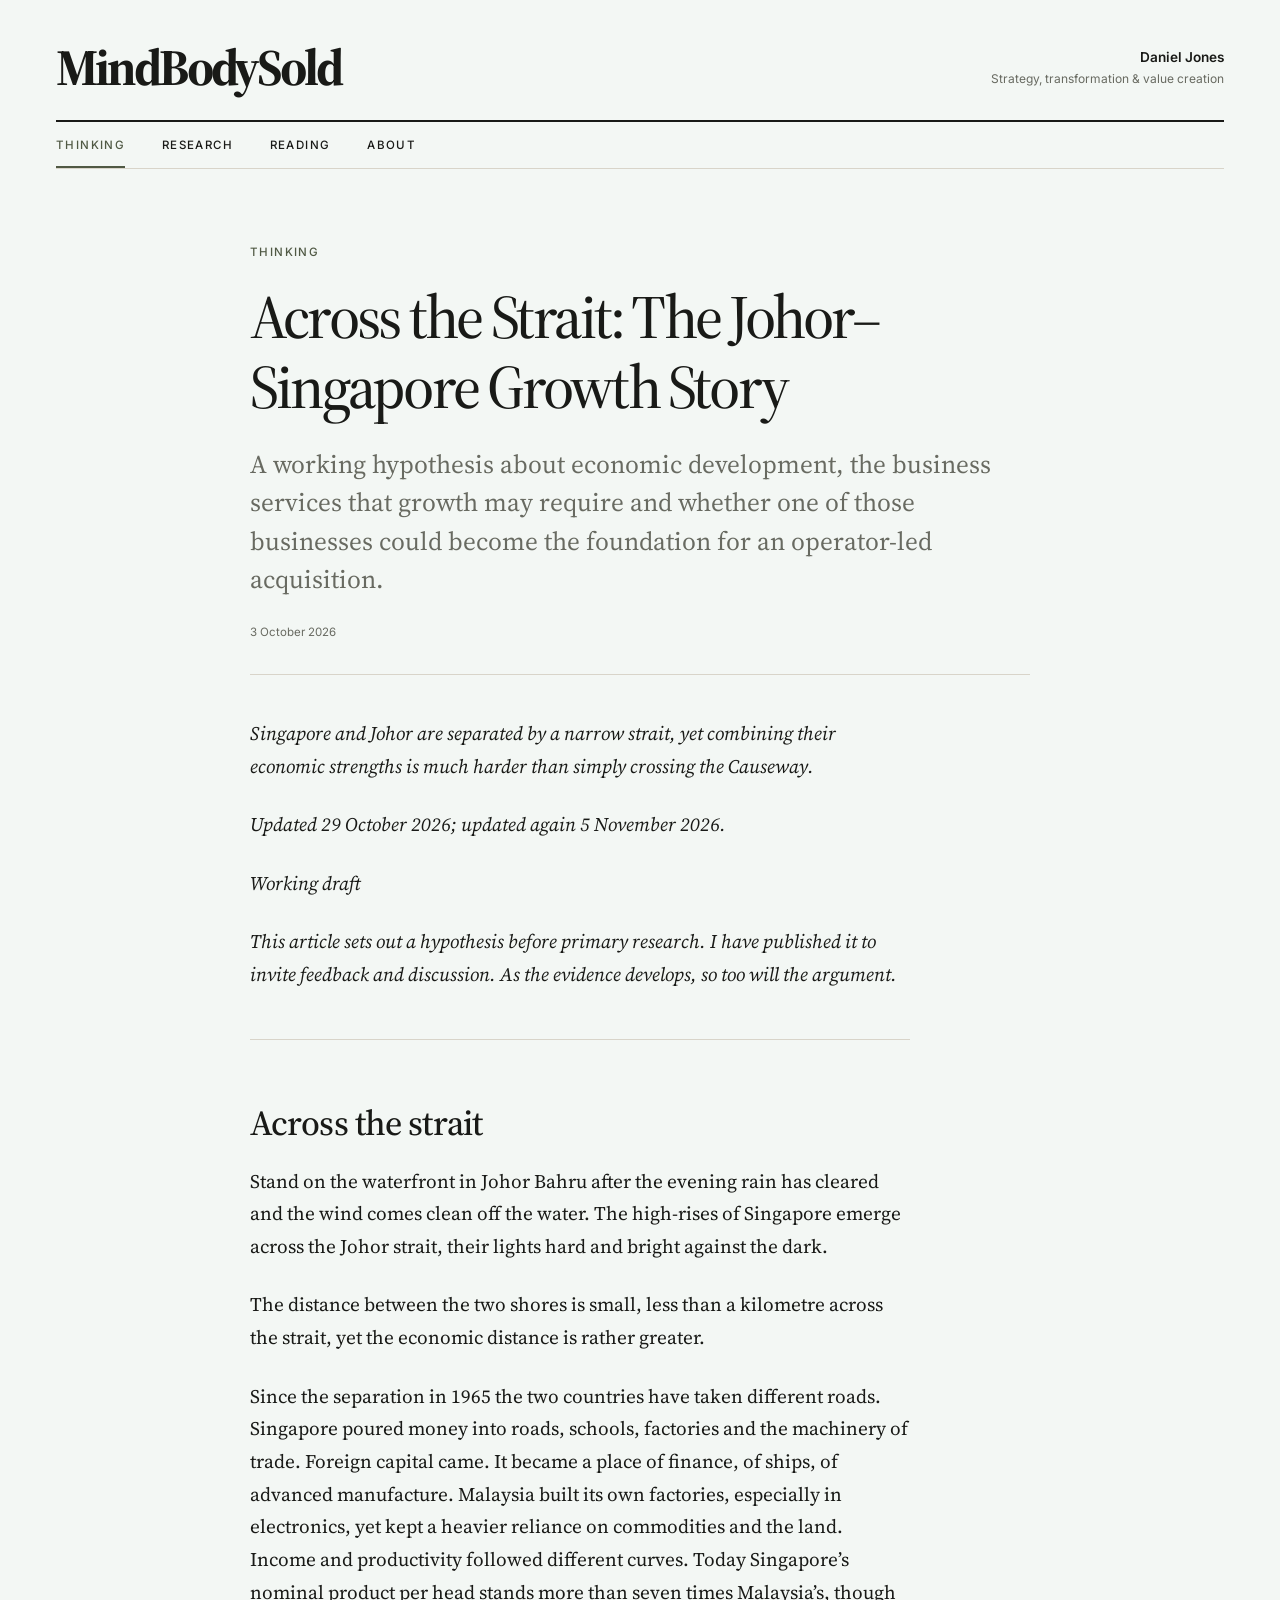
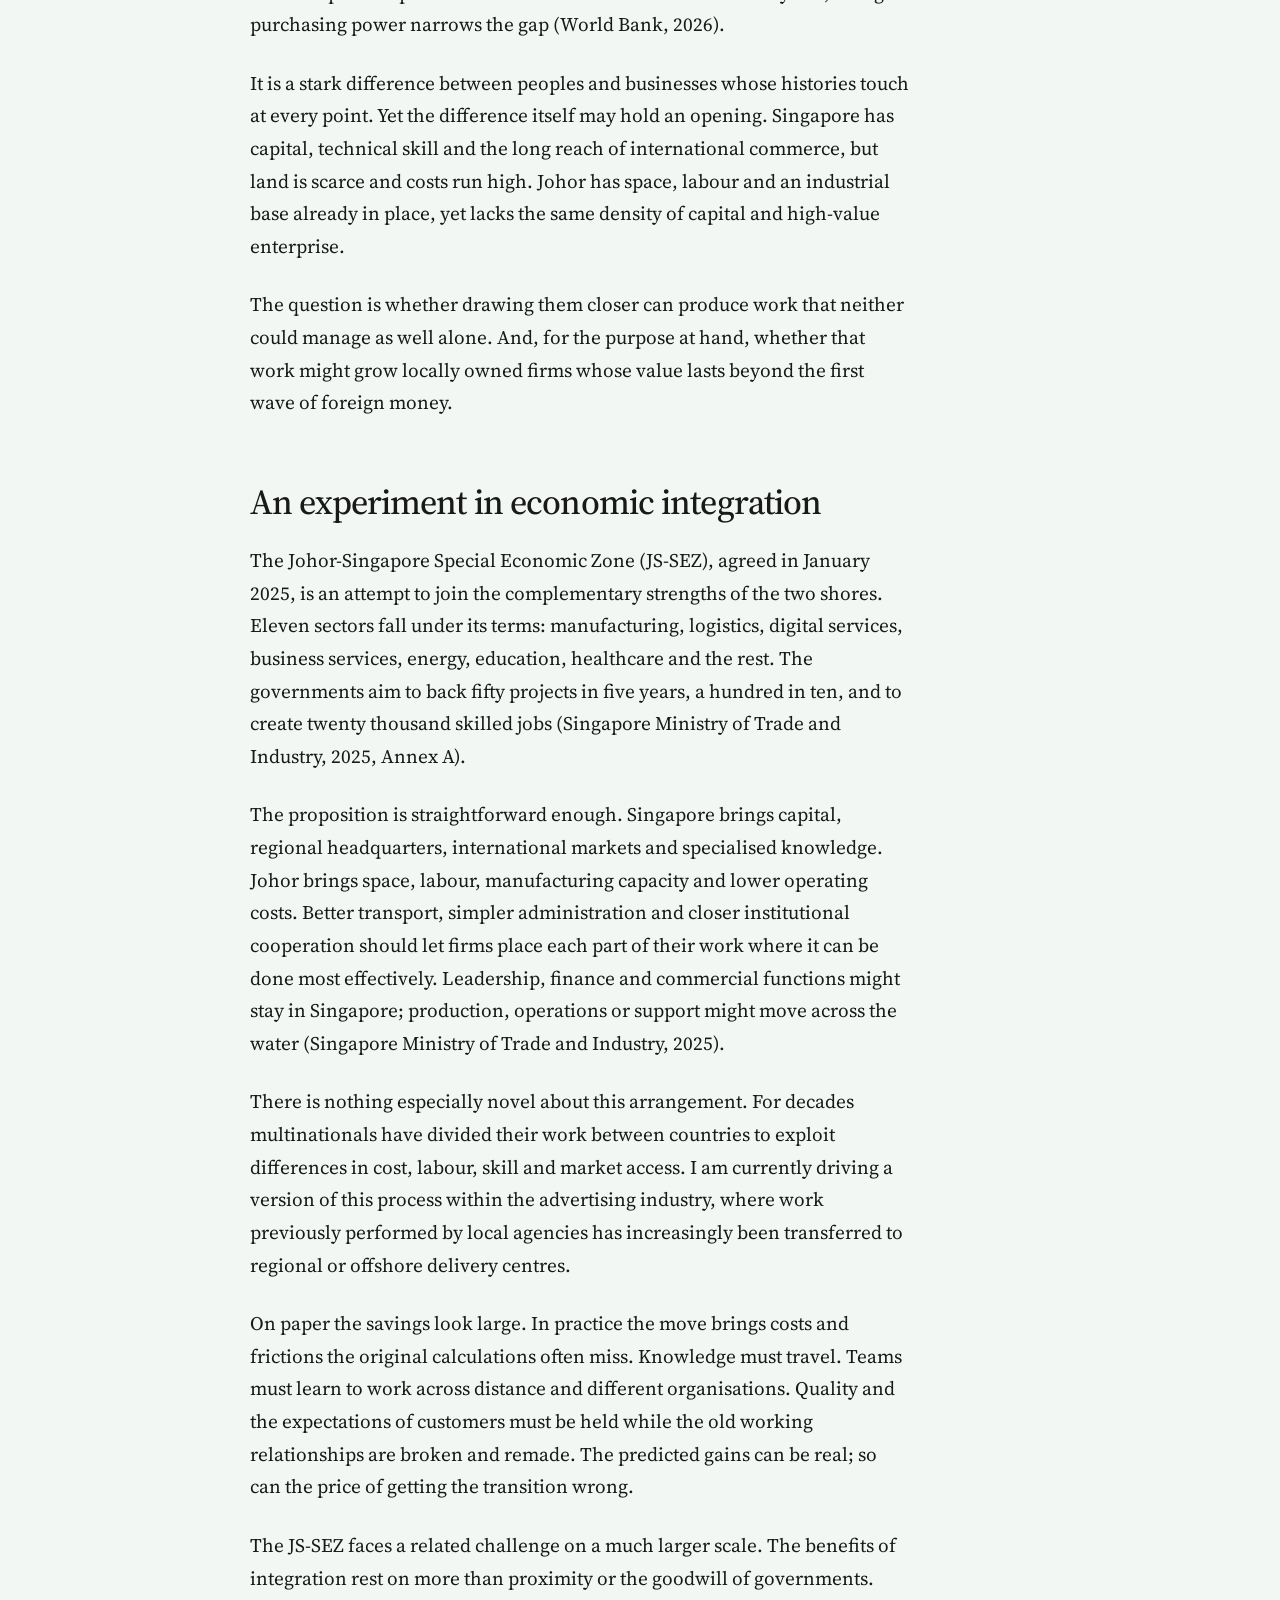
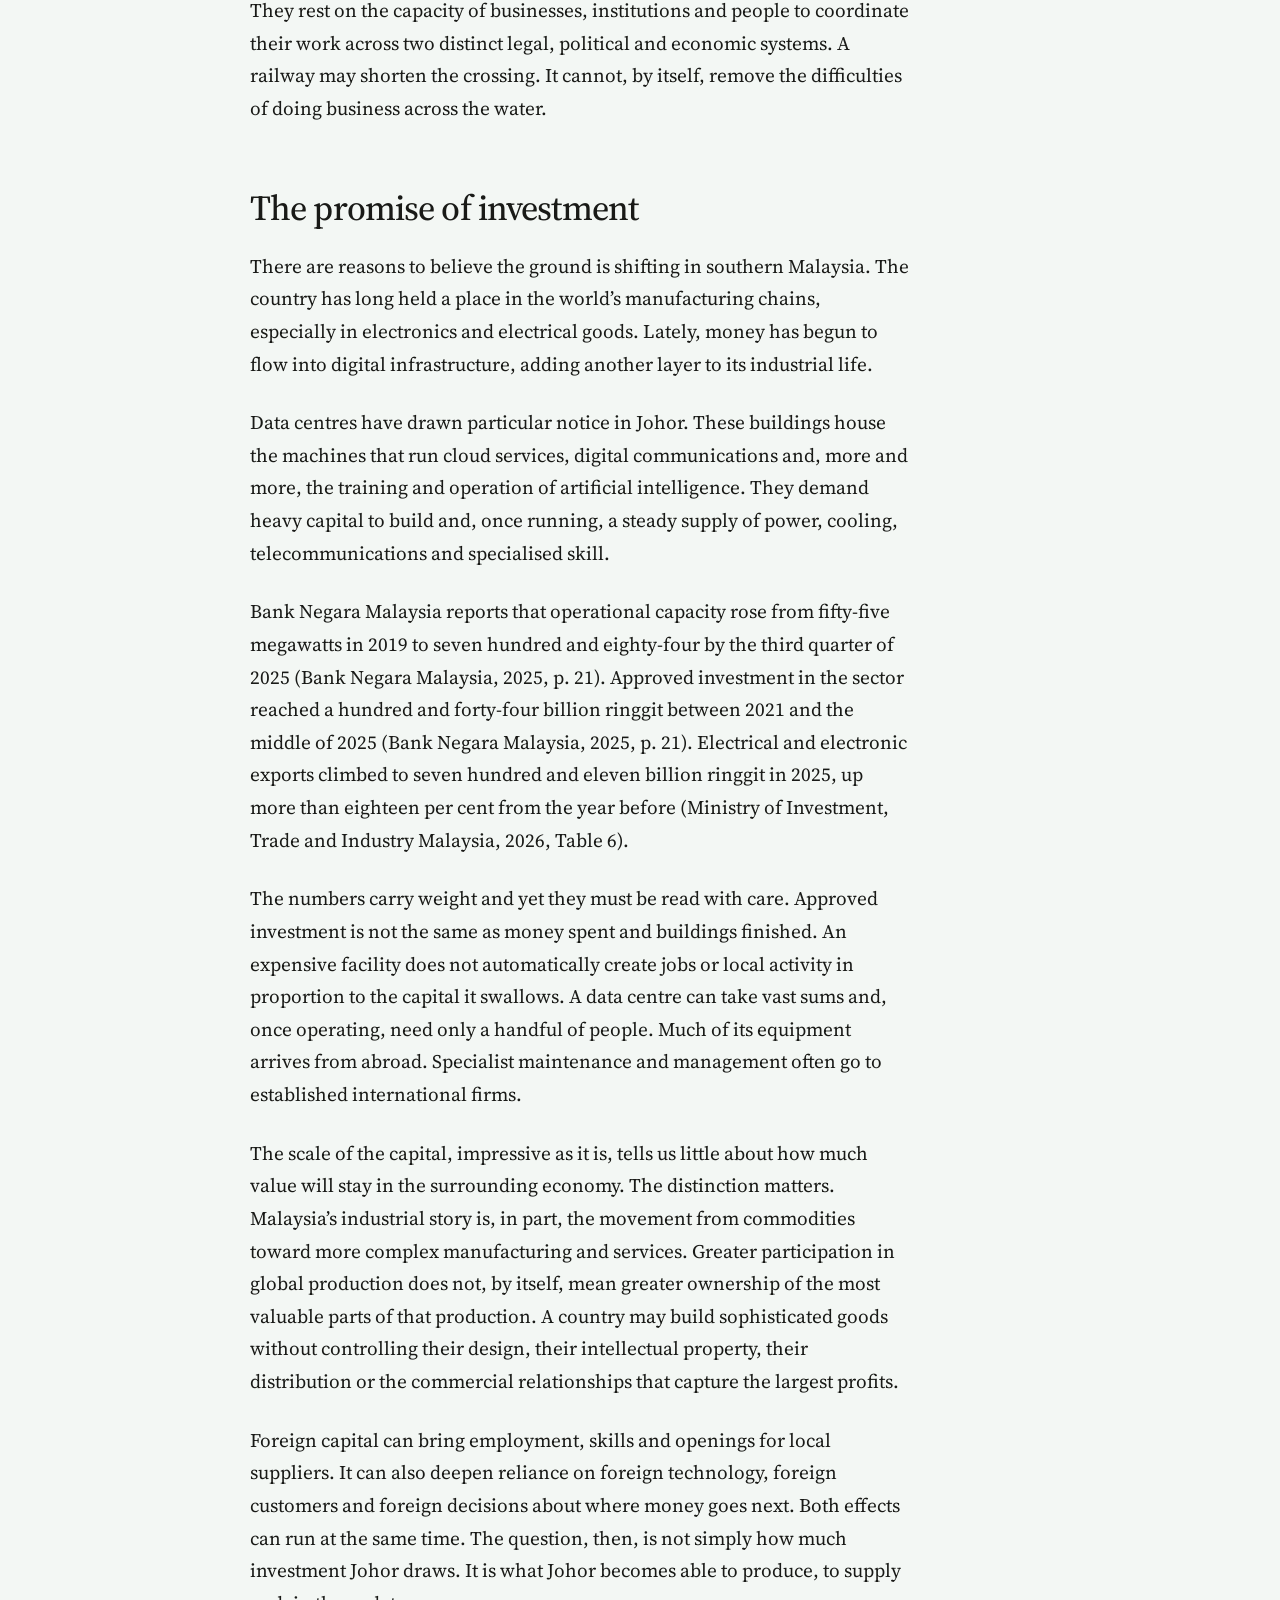
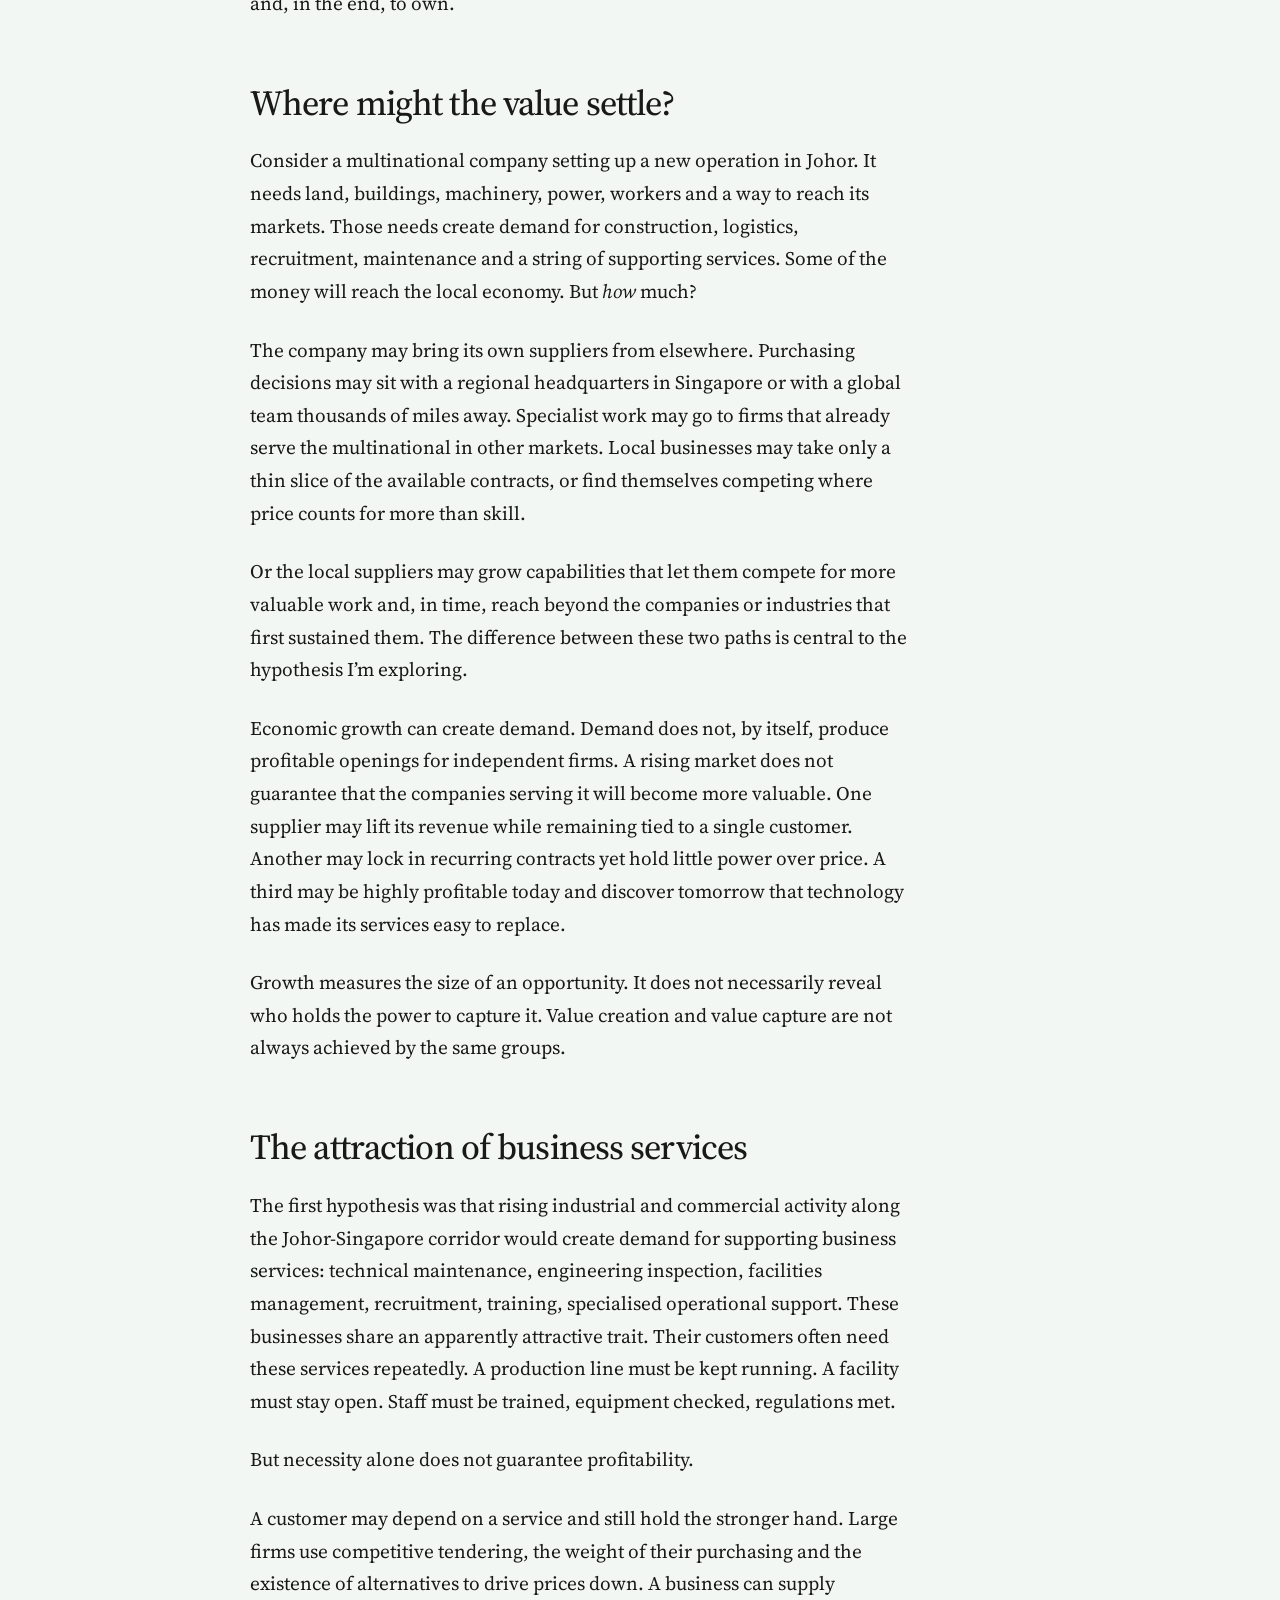
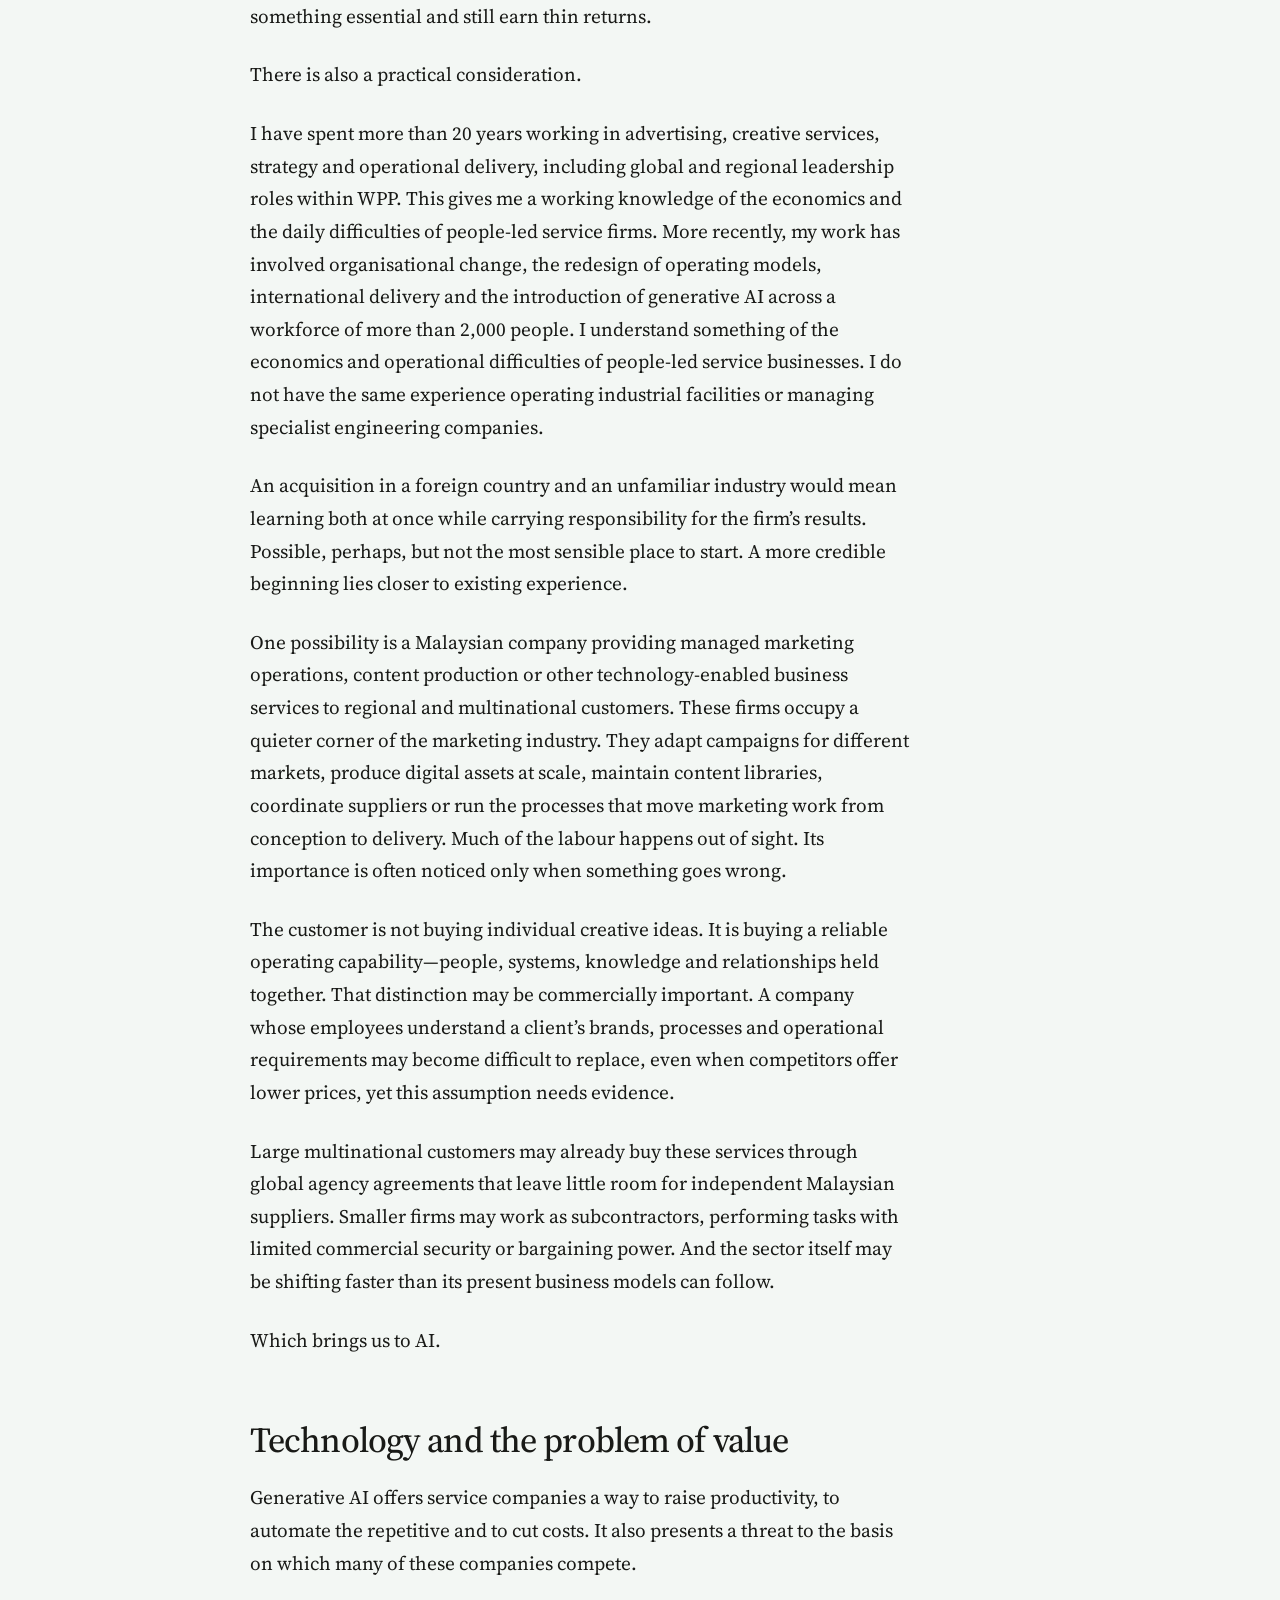
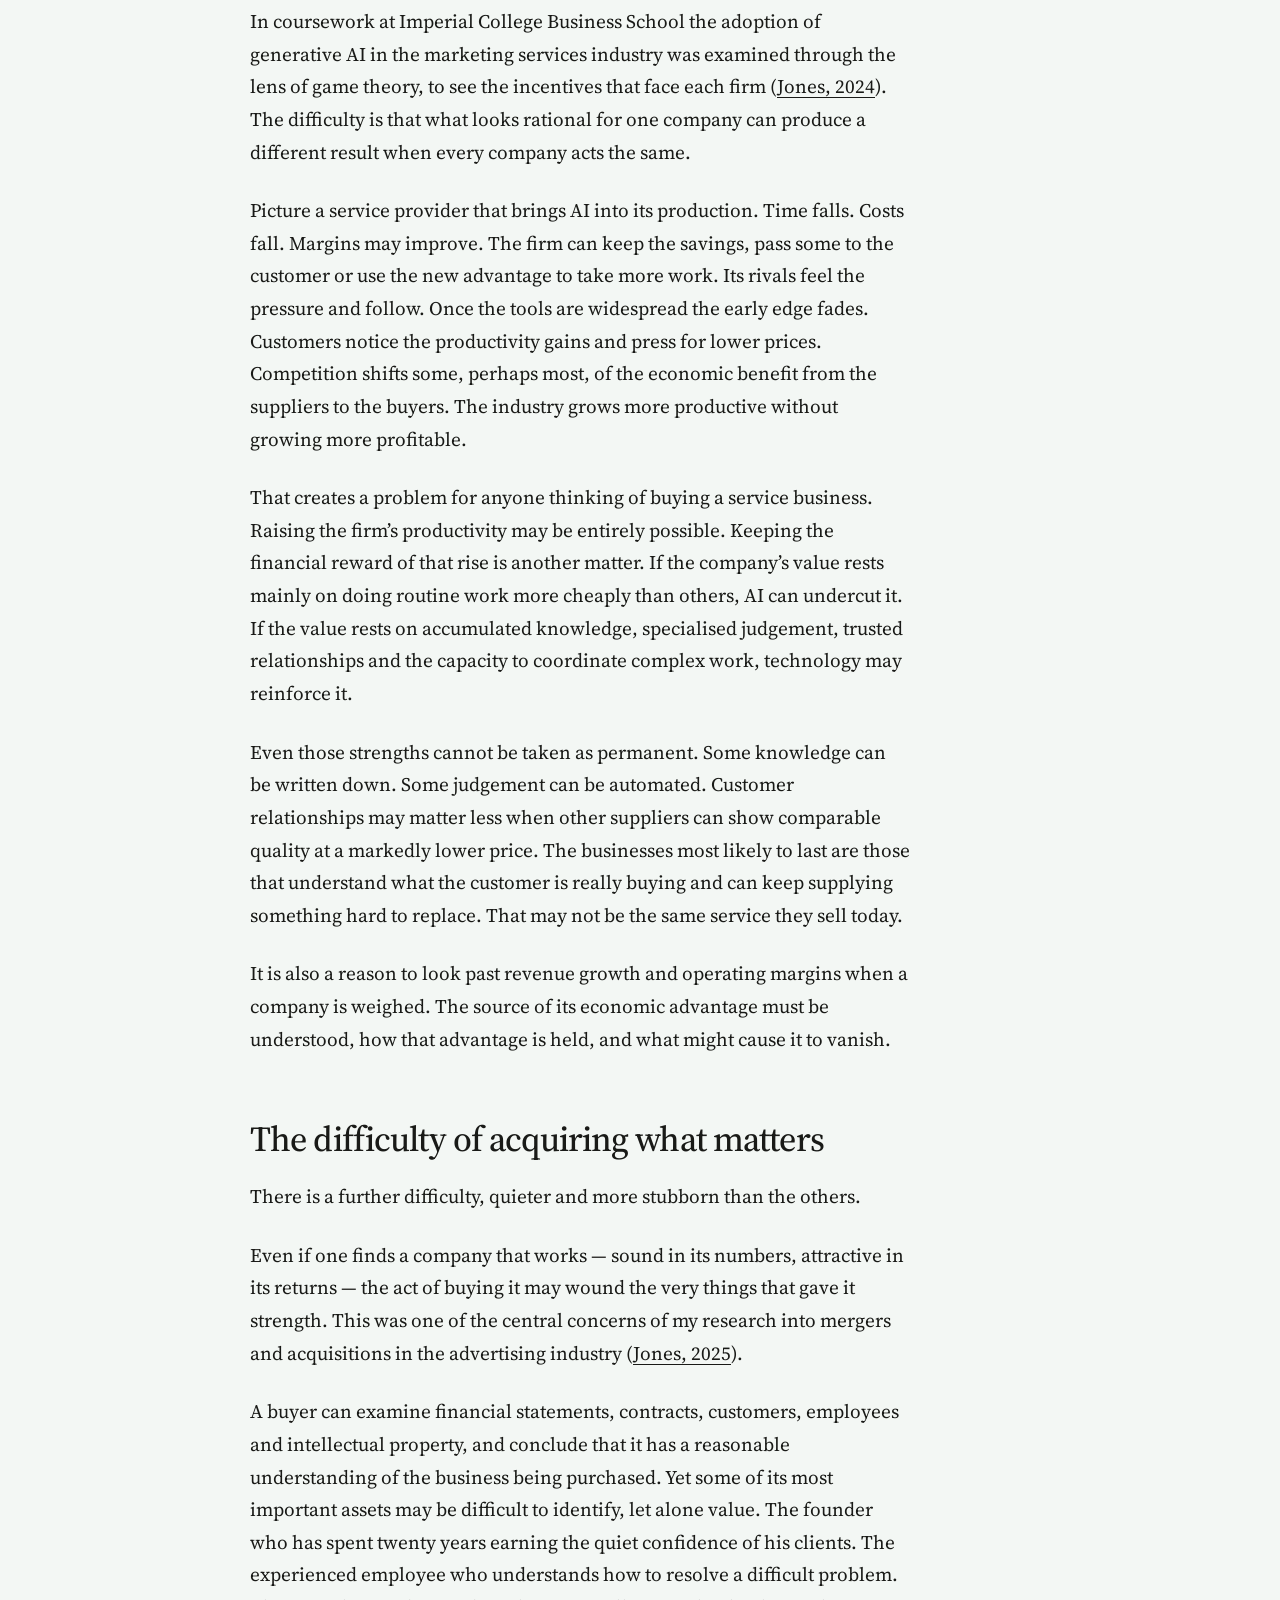
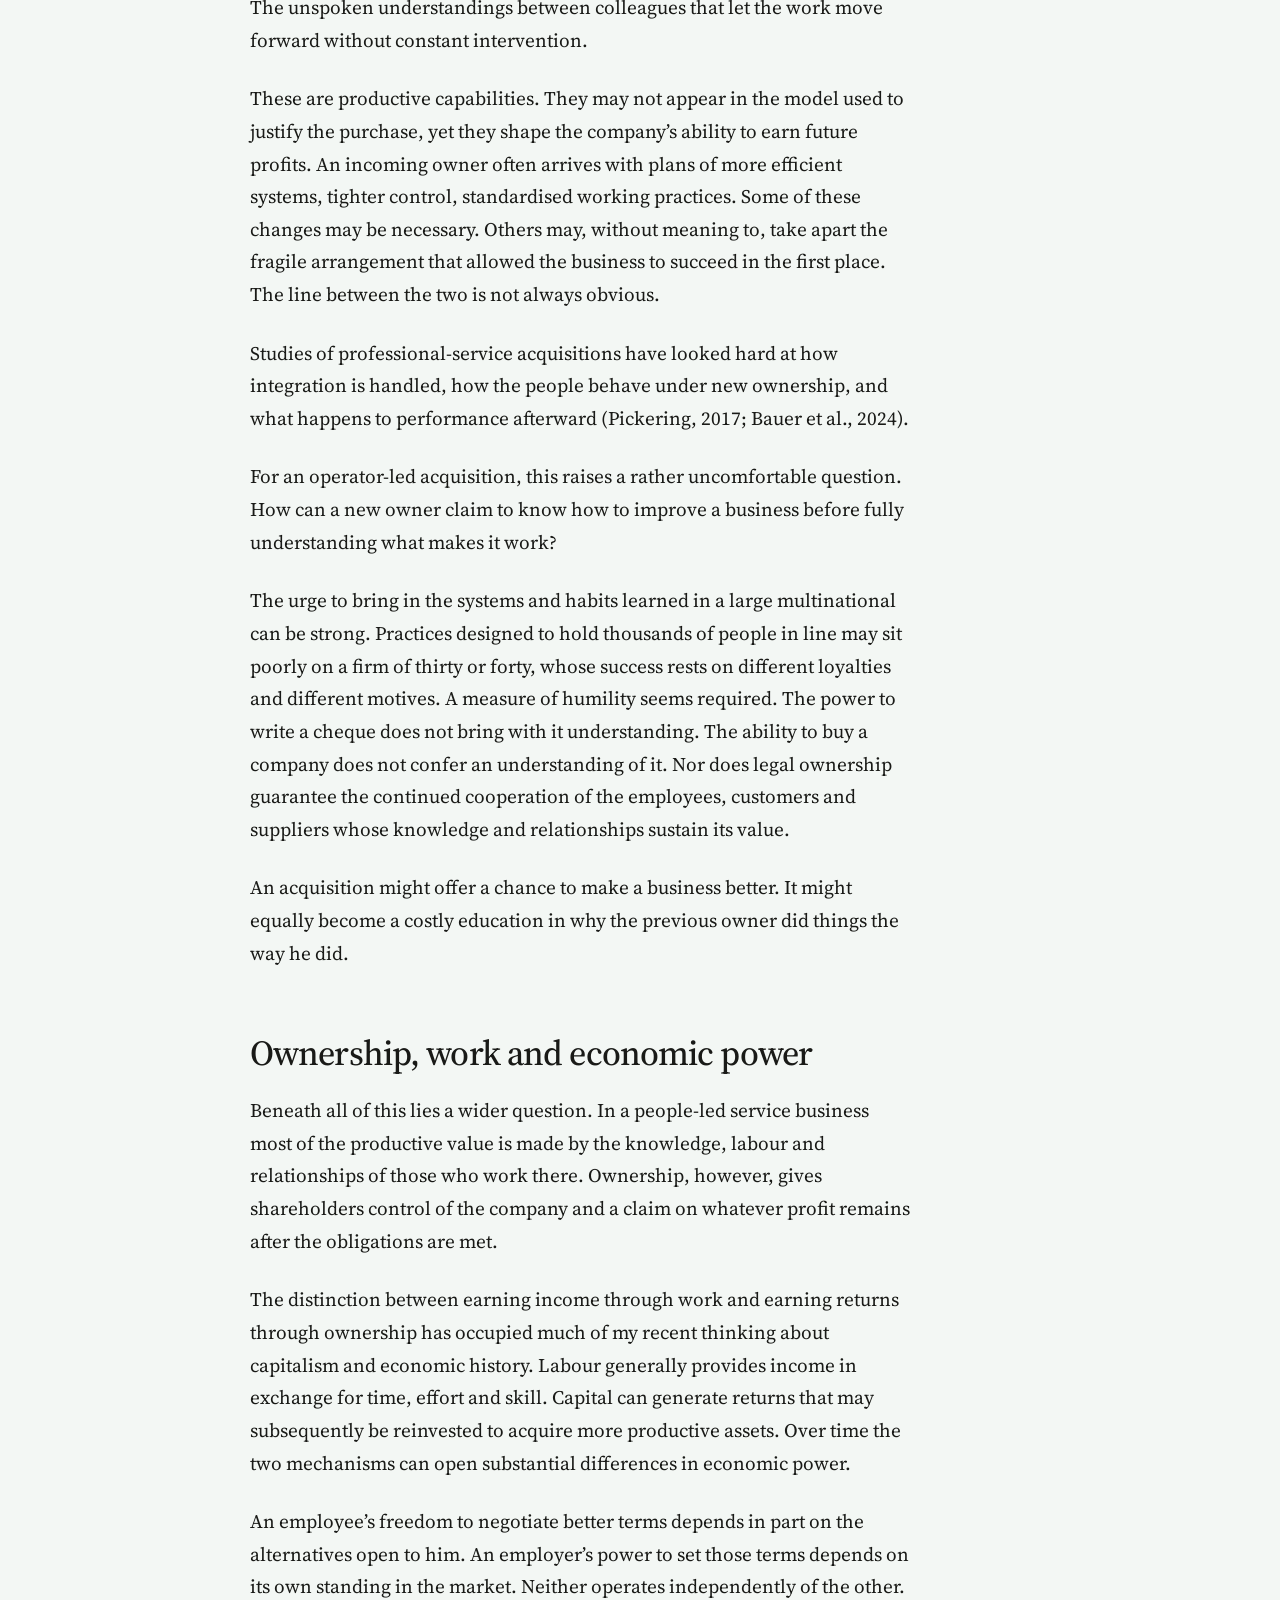
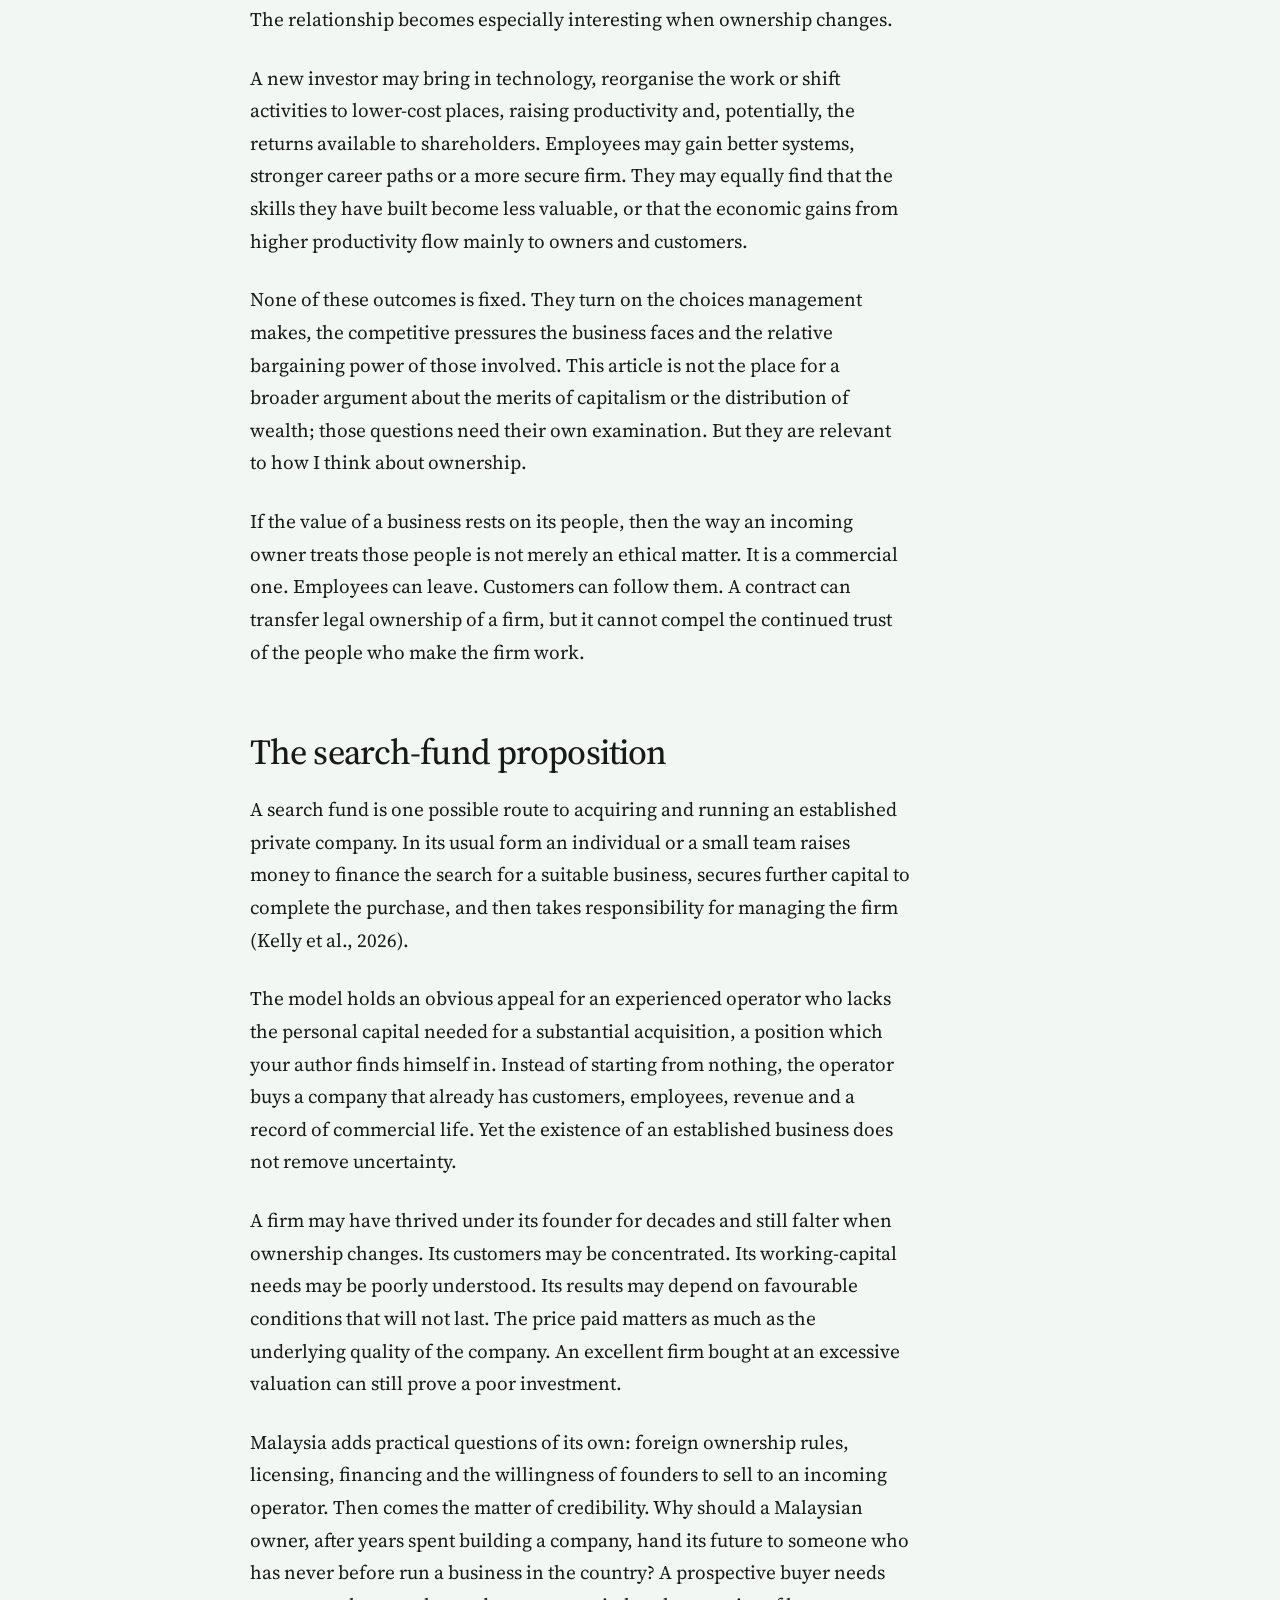
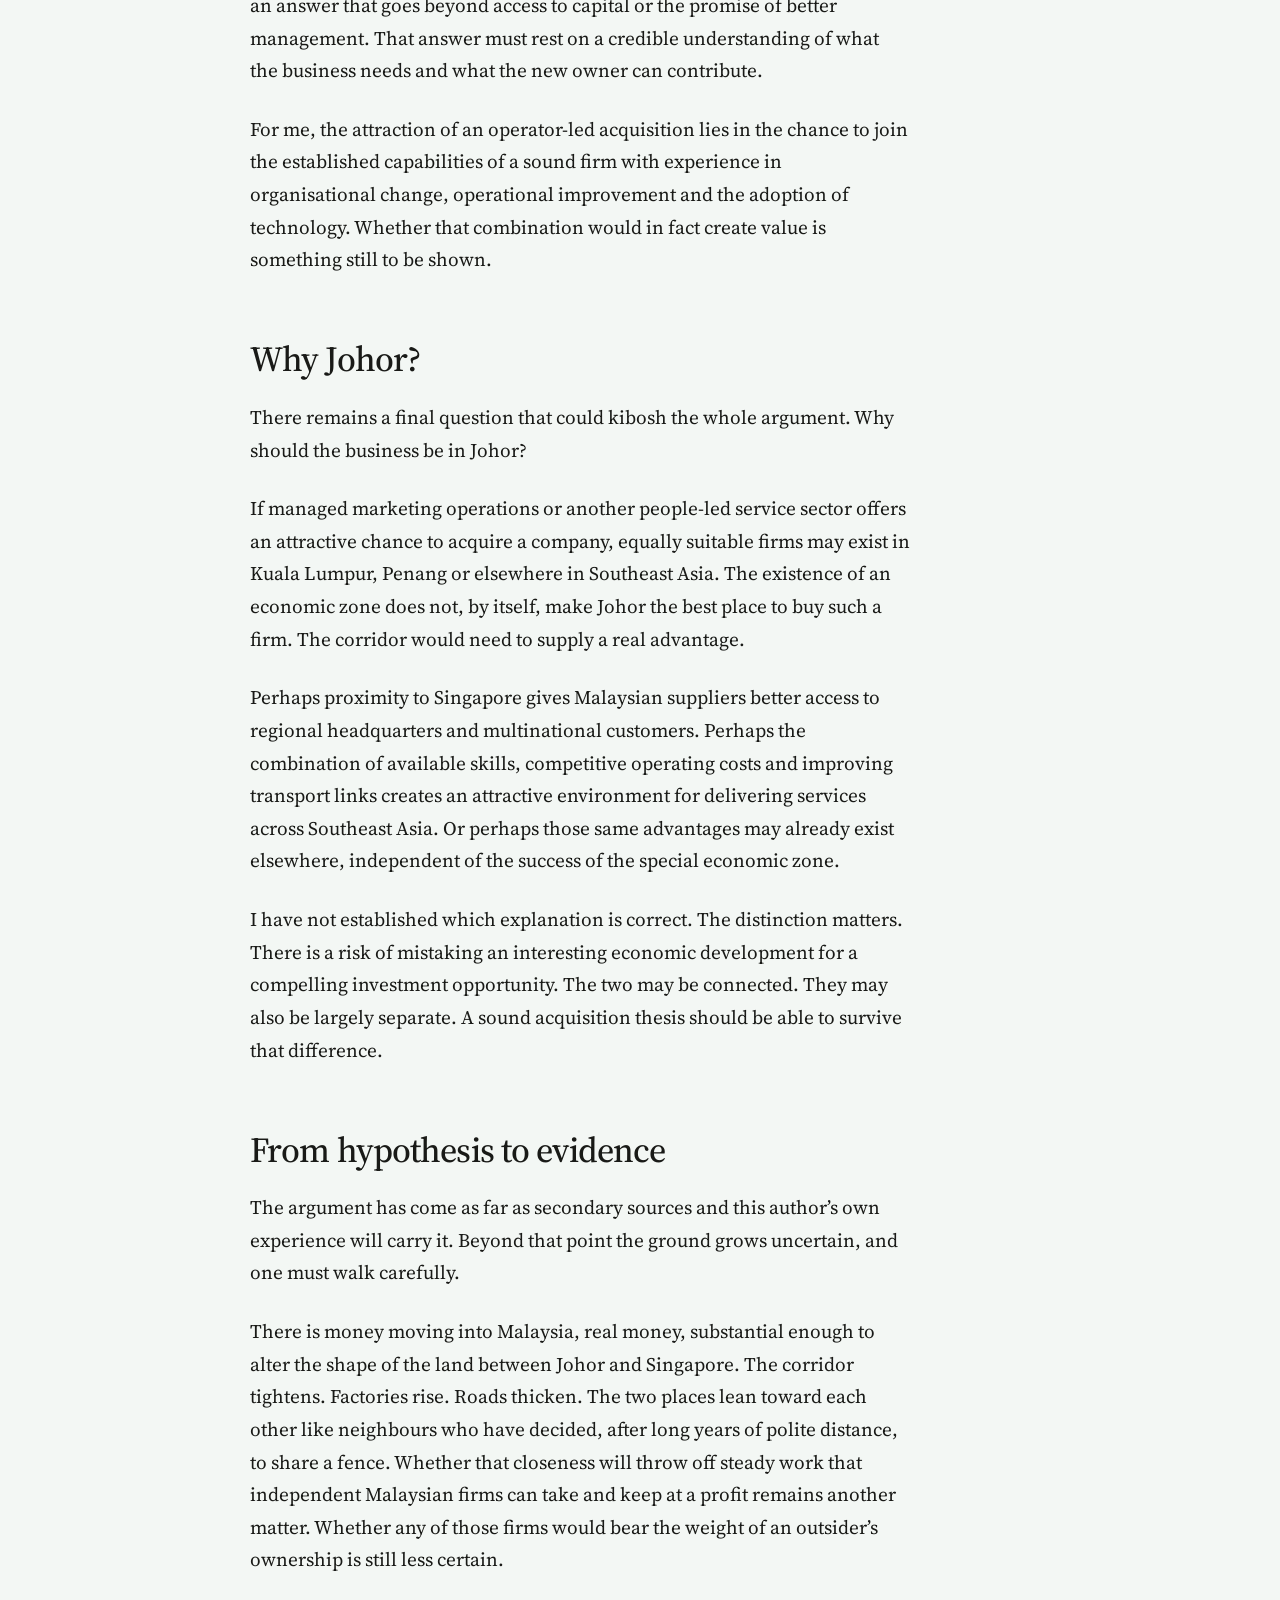
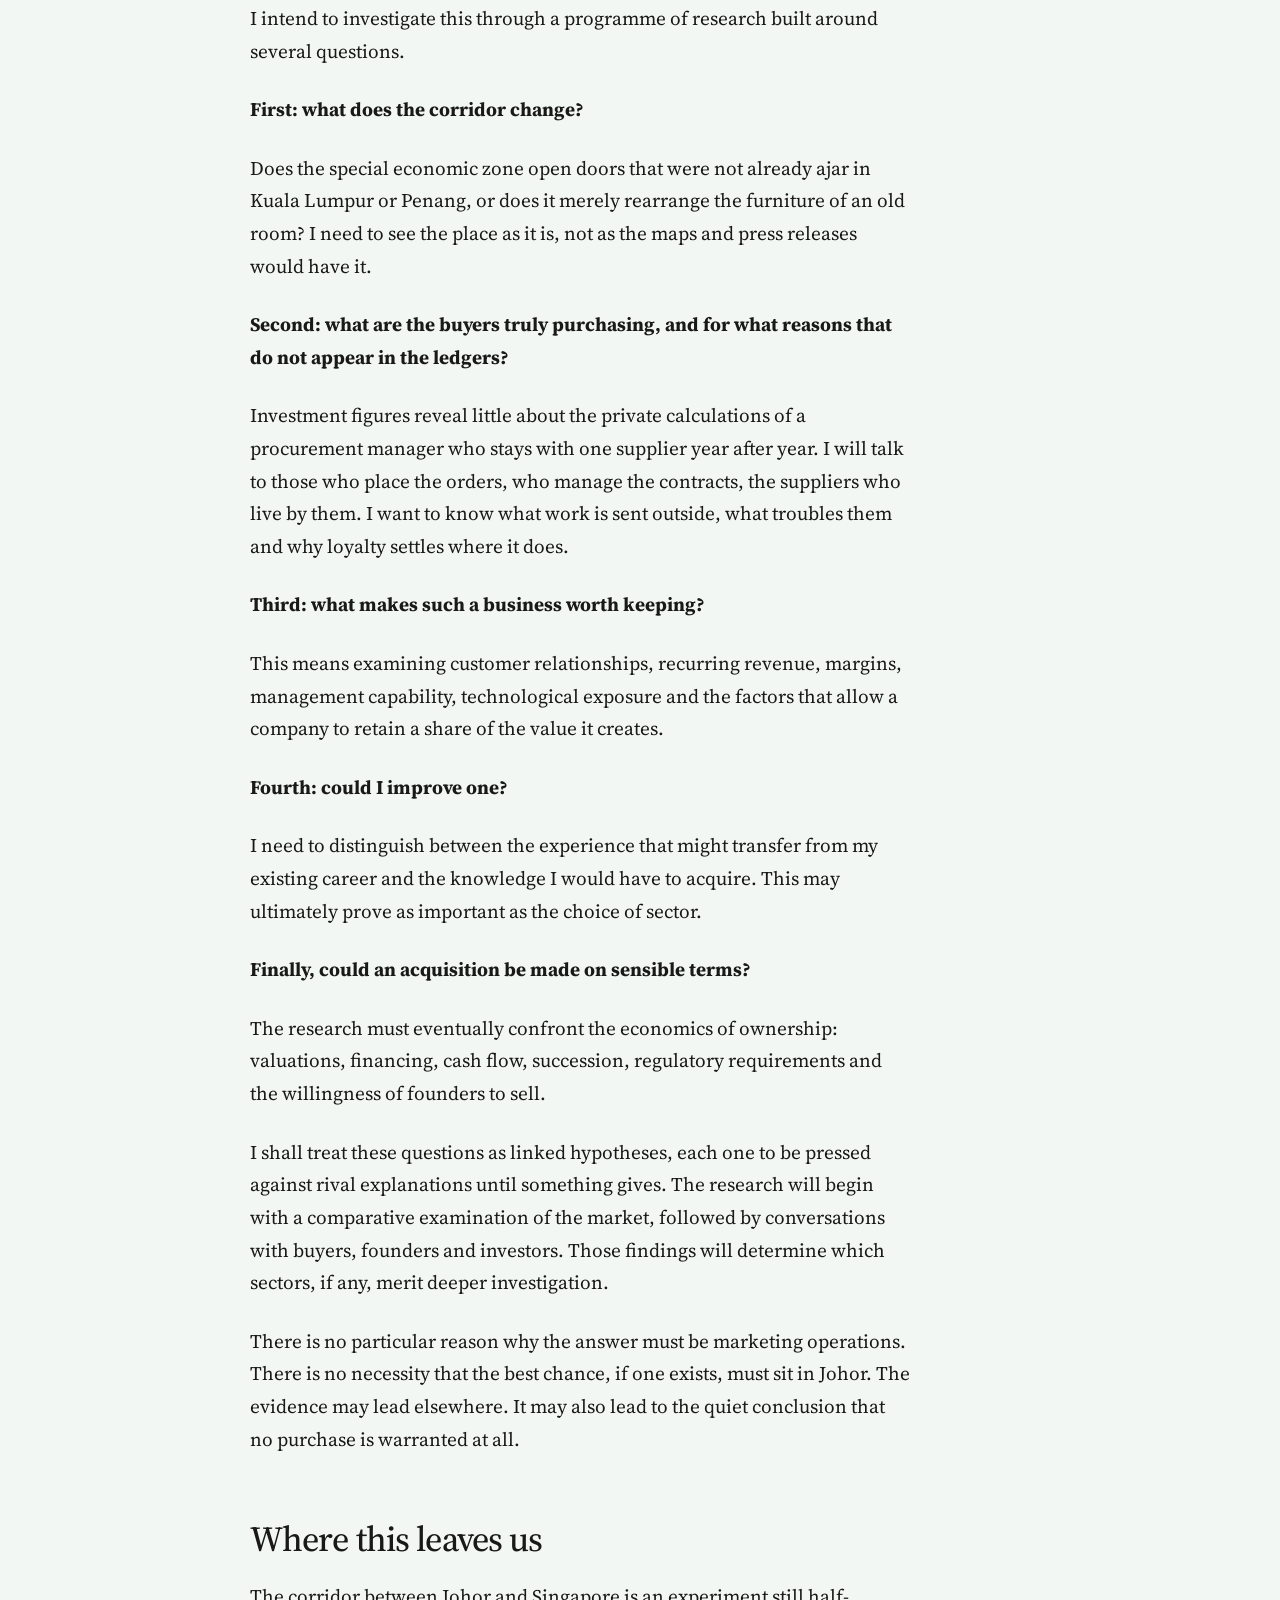
<file: thinking/johor-singapore-growth-story/index.html>
<!doctype html><html lang=en-gb><head><meta charset=utf-8><meta name=viewport content="width=device-width,initial-scale=1"><title>Across the Strait: The Johor–Singapore Growth Story | MindBodySold</title><meta name=description content="A working hypothesis about economic development, the business services that growth may require and whether one of those businesses could become the foundation for an operator-led acquisition."><link rel=canonical href=https://mindbodysold.com/thinking/johor-singapore-growth-story/><link rel=preconnect href=https://fonts.googleapis.com><link rel=preconnect href=https://fonts.gstatic.com crossorigin><link href="https://fonts.googleapis.com/css2?family=Inter:wght@400;500;600&family=Source+Serif+4:ital,wght@0,400;0,500;0,600;0,700;1,400;1,500&display=swap" rel=stylesheet><link rel=stylesheet href=/css/main.min.7bfe9c66036827df4f4b7b5cf42dae10f517764405d30ec66386d273e77bd787.css integrity="sha256-e/6cZgNoJ99PS3tc9C2uEPUXdkQF0w7GY4bSc+d714c="></head><body><a class=skip-link href=#main>Skip to content</a><header class="site-header shell"><div class=masthead-row><a class=masthead href=/>MindBodySold</a><div class=author-identity><span>Daniel Jones</span><span>Strategy, transformation & value creation</span></div></div><nav aria-label="Main navigation"><ul class=nav-list><li><a href=/thinking/ class=is-active>Thinking</a></li><li><a href=/research/>Research</a></li><li><a href=/reading/>Reading</a></li><li><a href=/about/>About</a></li></ul></nav></header><main id=main class="site-main shell" tabindex=-1><article class=long-form><header class=article-heading><a class=eyebrow href=/thinking/>Thinking</a><h1>Across the Strait: The Johor–Singapore Growth Story</h1><p class=deck>A working hypothesis about economic development, the business services that growth may require and whether one of those businesses could become the foundation for an operator-led acquisition.</p><p class=metadata><time datetime=2026-10-03>3 October 2026</time></p></header><div class=prose><p><em>Singapore and Johor are separated by a narrow strait, yet combining their economic strengths is much harder than simply crossing the Causeway.</em></p><p><em>Updated 29 October 2026; updated again 5 November 2026.</em></p><p><em>Working draft</em></p><p><em>This article sets out a hypothesis before primary research. I have published it to invite feedback and discussion. As the evidence develops, so too will the argument.</em></p><hr><h2 id=across-the-strait>Across the strait</h2><p>Stand on the waterfront in Johor Bahru after the evening rain has cleared and the wind comes clean off the water. The high-rises of Singapore emerge across the Johor strait, their lights hard and bright against the dark.</p><p>The distance between the two shores is small, less than a kilometre across the strait, yet the economic distance is rather greater.</p><p>Since the separation in 1965 the two countries have taken different roads. Singapore poured money into roads, schools, factories and the machinery of trade. Foreign capital came. It became a place of finance, of ships, of advanced manufacture. Malaysia built its own factories, especially in electronics, yet kept a heavier reliance on commodities and the land. Income and productivity followed different curves. Today Singapore&rsquo;s nominal product per head stands more than seven times Malaysia&rsquo;s, though purchasing power narrows the gap (World Bank, 2026).</p><p>It is a stark difference between peoples and businesses whose histories touch at every point. Yet the difference itself may hold an opening. Singapore has capital, technical skill and the long reach of international commerce, but land is scarce and costs run high. Johor has space, labour and an industrial base already in place, yet lacks the same density of capital and high-value enterprise.</p><p>The question is whether drawing them closer can produce work that neither could manage as well alone. And, for the purpose at hand, whether that work might grow locally owned firms whose value lasts beyond the first wave of foreign money.</p><h2 id=an-experiment-in-economic-integration>An experiment in economic integration</h2><p>The Johor-Singapore Special Economic Zone (JS-SEZ), agreed in January 2025, is an attempt to join the complementary strengths of the two shores. Eleven sectors fall under its terms: manufacturing, logistics, digital services, business services, energy, education, healthcare and the rest. The governments aim to back fifty projects in five years, a hundred in ten, and to create twenty thousand skilled jobs (Singapore Ministry of Trade and Industry, 2025, Annex A).</p><p>The proposition is straightforward enough. Singapore brings capital, regional headquarters, international markets and specialised knowledge. Johor brings space, labour, manufacturing capacity and lower operating costs. Better transport, simpler administration and closer institutional cooperation should let firms place each part of their work where it can be done most effectively. Leadership, finance and commercial functions might stay in Singapore; production, operations or support might move across the water (Singapore Ministry of Trade and Industry, 2025).</p><p>There is nothing especially novel about this arrangement. For decades multinationals have divided their work between countries to exploit differences in cost, labour, skill and market access. I am currently driving a version of this process within the advertising industry, where work previously performed by local agencies has increasingly been transferred to regional or offshore delivery centres.</p><p>On paper the savings look large. In practice the move brings costs and frictions the original calculations often miss. Knowledge must travel. Teams must learn to work across distance and different organisations. Quality and the expectations of customers must be held while the old working relationships are broken and remade. The predicted gains can be real; so can the price of getting the transition wrong.</p><p>The JS-SEZ faces a related challenge on a much larger scale. The benefits of integration rest on more than proximity or the goodwill of governments. They rest on the capacity of businesses, institutions and people to coordinate their work across two distinct legal, political and economic systems. A railway may shorten the crossing. It cannot, by itself, remove the difficulties of doing business across the water.</p><h2 id=the-promise-of-investment>The promise of investment</h2><p>There are reasons to believe the ground is shifting in southern Malaysia. The country has long held a place in the world&rsquo;s manufacturing chains, especially in electronics and electrical goods. Lately, money has begun to flow into digital infrastructure, adding another layer to its industrial life.</p><p>Data centres have drawn particular notice in Johor. These buildings house the machines that run cloud services, digital communications and, more and more, the training and operation of artificial intelligence. They demand heavy capital to build and, once running, a steady supply of power, cooling, telecommunications and specialised skill.</p><p>Bank Negara Malaysia reports that operational capacity rose from fifty-five megawatts in 2019 to seven hundred and eighty-four by the third quarter of 2025 (Bank Negara Malaysia, 2025, p. 21). Approved investment in the sector reached a hundred and forty-four billion ringgit between 2021 and the middle of 2025 (Bank Negara Malaysia, 2025, p. 21). Electrical and electronic exports climbed to seven hundred and eleven billion ringgit in 2025, up more than eighteen per cent from the year before (Ministry of Investment, Trade and Industry Malaysia, 2026, Table 6).</p><p>The numbers carry weight and yet they must be read with care. Approved investment is not the same as money spent and buildings finished. An expensive facility does not automatically create jobs or local activity in proportion to the capital it swallows. A data centre can take vast sums and, once operating, need only a handful of people. Much of its equipment arrives from abroad. Specialist maintenance and management often go to established international firms.</p><p>The scale of the capital, impressive as it is, tells us little about how much value will stay in the surrounding economy. The distinction matters. Malaysia&rsquo;s industrial story is, in part, the movement from commodities toward more complex manufacturing and services. Greater participation in global production does not, by itself, mean greater ownership of the most valuable parts of that production. A country may build sophisticated goods without controlling their design, their intellectual property, their distribution or the commercial relationships that capture the largest profits.</p><p>Foreign capital can bring employment, skills and openings for local suppliers. It can also deepen reliance on foreign technology, foreign customers and foreign decisions about where money goes next. Both effects can run at the same time. The question, then, is not simply how much investment Johor draws. It is what Johor becomes able to produce, to supply and, in the end, to own.</p><h2 id=where-might-the-value-settle>Where might the value settle?</h2><p>Consider a multinational company setting up a new operation in Johor. It needs land, buildings, machinery, power, workers and a way to reach its markets. Those needs create demand for construction, logistics, recruitment, maintenance and a string of supporting services. Some of the money will reach the local economy. But <em>how</em> much?</p><p>The company may bring its own suppliers from elsewhere. Purchasing decisions may sit with a regional headquarters in Singapore or with a global team thousands of miles away. Specialist work may go to firms that already serve the multinational in other markets. Local businesses may take only a thin slice of the available contracts, or find themselves competing where price counts for more than skill.</p><p>Or the local suppliers may grow capabilities that let them compete for more valuable work and, in time, reach beyond the companies or industries that first sustained them. The difference between these two paths is central to the hypothesis I&rsquo;m exploring.</p><p>Economic growth can create demand. Demand does not, by itself, produce profitable openings for independent firms. A rising market does not guarantee that the companies serving it will become more valuable. One supplier may lift its revenue while remaining tied to a single customer. Another may lock in recurring contracts yet hold little power over price. A third may be highly profitable today and discover tomorrow that technology has made its services easy to replace.</p><p>Growth measures the size of an opportunity. It does not necessarily reveal who holds the power to capture it. Value creation and value capture are not always achieved by the same groups.</p><h2 id=the-attraction-of-business-services>The attraction of business services</h2><p>The first hypothesis was that rising industrial and commercial activity along the Johor-Singapore corridor would create demand for supporting business services: technical maintenance, engineering inspection, facilities management, recruitment, training, specialised operational support. These businesses share an apparently attractive trait. Their customers often need these services repeatedly. A production line must be kept running. A facility must stay open. Staff must be trained, equipment checked, regulations met.</p><p>But necessity alone does not guarantee profitability.</p><p>A customer may depend on a service and still hold the stronger hand. Large firms use competitive tendering, the weight of their purchasing and the existence of alternatives to drive prices down. A business can supply something essential and still earn thin returns.</p><p>There is also a practical consideration.</p><p>I have spent more than 20 years working in advertising, creative services, strategy and operational delivery, including global and regional leadership roles within WPP. This gives me a working knowledge of the economics and the daily difficulties of people-led service firms. More recently, my work has involved organisational change, the redesign of operating models, international delivery and the introduction of generative AI across a workforce of more than 2,000 people. I understand something of the economics and operational difficulties of people-led service businesses. I do not have the same experience operating industrial facilities or managing specialist engineering companies.</p><p>An acquisition in a foreign country and an unfamiliar industry would mean learning both at once while carrying responsibility for the firm&rsquo;s results. Possible, perhaps, but not the most sensible place to start. A more credible beginning lies closer to existing experience.</p><p>One possibility is a Malaysian company providing managed marketing operations, content production or other technology-enabled business services to regional and multinational customers. These firms occupy a quieter corner of the marketing industry. They adapt campaigns for different markets, produce digital assets at scale, maintain content libraries, coordinate suppliers or run the processes that move marketing work from conception to delivery. Much of the labour happens out of sight. Its importance is often noticed only when something goes wrong.</p><p>The customer is not buying individual creative ideas. It is buying a reliable operating capability—people, systems, knowledge and relationships held together. That distinction may be commercially important. A company whose employees understand a client&rsquo;s brands, processes and operational requirements may become difficult to replace, even when competitors offer lower prices, yet this assumption needs evidence.</p><p>Large multinational customers may already buy these services through global agency agreements that leave little room for independent Malaysian suppliers. Smaller firms may work as subcontractors, performing tasks with limited commercial security or bargaining power. And the sector itself may be shifting faster than its present business models can follow.</p><p>Which brings us to AI.</p><h2 id=technology-and-the-problem-of-value>Technology and the problem of value</h2><p>Generative AI offers service companies a way to raise productivity, to automate the repetitive and to cut costs. It also presents a threat to the basis on which many of these companies compete.</p><p>In coursework at Imperial College Business School the adoption of generative AI in the marketing services industry was examined through the lens of game theory, to see the incentives that face each firm (<a href=https://mindbodysold.com/thinking/economics-generative-ai-marketing-services/>Jones, 2024</a>). The difficulty is that what looks rational for one company can produce a different result when every company acts the same.</p><p>Picture a service provider that brings AI into its production. Time falls. Costs fall. Margins may improve. The firm can keep the savings, pass some to the customer or use the new advantage to take more work. Its rivals feel the pressure and follow. Once the tools are widespread the early edge fades. Customers notice the productivity gains and press for lower prices. Competition shifts some, perhaps most, of the economic benefit from the suppliers to the buyers. The industry grows more productive without growing more profitable.</p><p>That creates a problem for anyone thinking of buying a service business. Raising the firm&rsquo;s productivity may be entirely possible. Keeping the financial reward of that rise is another matter. If the company&rsquo;s value rests mainly on doing routine work more cheaply than others, AI can undercut it. If the value rests on accumulated knowledge, specialised judgement, trusted relationships and the capacity to coordinate complex work, technology may reinforce it.</p><p>Even those strengths cannot be taken as permanent. Some knowledge can be written down. Some judgement can be automated. Customer relationships may matter less when other suppliers can show comparable quality at a markedly lower price. The businesses most likely to last are those that understand what the customer is really buying and can keep supplying something hard to replace. That may not be the same service they sell today.</p><p>It is also a reason to look past revenue growth and operating margins when a company is weighed. The source of its economic advantage must be understood, how that advantage is held, and what might cause it to vanish.</p><h2 id=the-difficulty-of-acquiring-what-matters>The difficulty of acquiring what matters</h2><p>There is a further difficulty, quieter and more stubborn than the others.</p><p>Even if one finds a company that works — sound in its numbers, attractive in its returns — the act of buying it may wound the very things that gave it strength. This was one of the central concerns of my research into mergers and acquisitions in the advertising industry (<a href=https://mindbodysold.com/research/buying-an-agency/>Jones, 2025</a>).</p><p>A buyer can examine financial statements, contracts, customers, employees and intellectual property, and conclude that it has a reasonable understanding of the business being purchased. Yet some of its most important assets may be difficult to identify, let alone value. The founder who has spent twenty years earning the quiet confidence of his clients. The experienced employee who understands how to resolve a difficult problem. The unspoken understandings between colleagues that let the work move forward without constant intervention.</p><p>These are productive capabilities. They may not appear in the model used to justify the purchase, yet they shape the company&rsquo;s ability to earn future profits. An incoming owner often arrives with plans of more efficient systems, tighter control, standardised working practices. Some of these changes may be necessary. Others may, without meaning to, take apart the fragile arrangement that allowed the business to succeed in the first place. The line between the two is not always obvious.</p><p>Studies of professional-service acquisitions have looked hard at how integration is handled, how the people behave under new ownership, and what happens to performance afterward (Pickering, 2017; Bauer et al., 2024).</p><p>For an operator-led acquisition, this raises a rather uncomfortable question. How can a new owner claim to know how to improve a business before fully understanding what makes it work?</p><p>The urge to bring in the systems and habits learned in a large multinational can be strong. Practices designed to hold thousands of people in line may sit poorly on a firm of thirty or forty, whose success rests on different loyalties and different motives. A measure of humility seems required. The power to write a cheque does not bring with it understanding. The ability to buy a company does not confer an understanding of it. Nor does legal ownership guarantee the continued cooperation of the employees, customers and suppliers whose knowledge and relationships sustain its value.</p><p>An acquisition might offer a chance to make a business better. It might equally become a costly education in why the previous owner did things the way he did.</p><h2 id=ownership-work-and-economic-power>Ownership, work and economic power</h2><p>Beneath all of this lies a wider question. In a people-led service business most of the productive value is made by the knowledge, labour and relationships of those who work there. Ownership, however, gives shareholders control of the company and a claim on whatever profit remains after the obligations are met.</p><p>The distinction between earning income through work and earning returns through ownership has occupied much of my recent thinking about capitalism and economic history. Labour generally provides income in exchange for time, effort and skill. Capital can generate returns that may subsequently be reinvested to acquire more productive assets. Over time the two mechanisms can open substantial differences in economic power.</p><p>An employee&rsquo;s freedom to negotiate better terms depends in part on the alternatives open to him. An employer&rsquo;s power to set those terms depends on its own standing in the market. Neither operates independently of the other. The relationship becomes especially interesting when ownership changes.</p><p>A new investor may bring in technology, reorganise the work or shift activities to lower-cost places, raising productivity and, potentially, the returns available to shareholders. Employees may gain better systems, stronger career paths or a more secure firm. They may equally find that the skills they have built become less valuable, or that the economic gains from higher productivity flow mainly to owners and customers.</p><p>None of these outcomes is fixed. They turn on the choices management makes, the competitive pressures the business faces and the relative bargaining power of those involved. This article is not the place for a broader argument about the merits of capitalism or the distribution of wealth; those questions need their own examination. But they are relevant to how I think about ownership.</p><p>If the value of a business rests on its people, then the way an incoming owner treats those people is not merely an ethical matter. It is a commercial one. Employees can leave. Customers can follow them. A contract can transfer legal ownership of a firm, but it cannot compel the continued trust of the people who make the firm work.</p><h2 id=the-search-fund-proposition>The search-fund proposition</h2><p>A search fund is one possible route to acquiring and running an established private company. In its usual form an individual or a small team raises money to finance the search for a suitable business, secures further capital to complete the purchase, and then takes responsibility for managing the firm (Kelly et al., 2026).</p><p>The model holds an obvious appeal for an experienced operator who lacks the personal capital needed for a substantial acquisition, a position which your author finds himself in. Instead of starting from nothing, the operator buys a company that already has customers, employees, revenue and a record of commercial life. Yet the existence of an established business does not remove uncertainty.</p><p>A firm may have thrived under its founder for decades and still falter when ownership changes. Its customers may be concentrated. Its working-capital needs may be poorly understood. Its results may depend on favourable conditions that will not last. The price paid matters as much as the underlying quality of the company. An excellent firm bought at an excessive valuation can still prove a poor investment.</p><p>Malaysia adds practical questions of its own: foreign ownership rules, licensing, financing and the willingness of founders to sell to an incoming operator. Then comes the matter of credibility. Why should a Malaysian owner, after years spent building a company, hand its future to someone who has never before run a business in the country? A prospective buyer needs an answer that goes beyond access to capital or the promise of better management. That answer must rest on a credible understanding of what the business needs and what the new owner can contribute.</p><p>For me, the attraction of an operator-led acquisition lies in the chance to join the established capabilities of a sound firm with experience in organisational change, operational improvement and the adoption of technology. Whether that combination would in fact create value is something still to be shown.</p><h2 id=why-johor>Why Johor?</h2><p>There remains a final question that could kibosh the whole argument. Why should the business be in Johor?</p><p>If managed marketing operations or another people-led service sector offers an attractive chance to acquire a company, equally suitable firms may exist in Kuala Lumpur, Penang or elsewhere in Southeast Asia. The existence of an economic zone does not, by itself, make Johor the best place to buy such a firm. The corridor would need to supply a real advantage.</p><p>Perhaps proximity to Singapore gives Malaysian suppliers better access to regional headquarters and multinational customers. Perhaps the combination of available skills, competitive operating costs and improving transport links creates an attractive environment for delivering services across Southeast Asia.
Or perhaps those same advantages may already exist elsewhere, independent of the success of the special economic zone.</p><p>I have not established which explanation is correct. The distinction matters. There is a risk of mistaking an interesting economic development for a compelling investment opportunity. The two may be connected. They may also be largely separate. A sound acquisition thesis should be able to survive that difference.</p><h2 id=from-hypothesis-to-evidence>From hypothesis to evidence</h2><p>The argument has come as far as secondary sources and this author&rsquo;s own experience will carry it. Beyond that point the ground grows uncertain, and one must walk carefully.</p><p>There is money moving into Malaysia, real money, substantial enough to alter the shape of the land between Johor and Singapore. The corridor tightens. Factories rise. Roads thicken. The two places lean toward each other like neighbours who have decided, after long years of polite distance, to share a fence. Whether that closeness will throw off steady work that independent Malaysian firms can take and keep at a profit remains another matter. Whether any of those firms would bear the weight of an outsider&rsquo;s ownership is still less certain.</p><p>I intend to investigate this through a programme of research built around several questions.</p><p><strong>First: what does the corridor change?</strong></p><p>Does the special economic zone open doors that were not already ajar in Kuala Lumpur or Penang, or does it merely rearrange the furniture of an old room? I need to see the place as it is, not as the maps and press releases would have it.</p><p><strong>Second: what are the buyers truly purchasing, and for what reasons that do not appear in the ledgers?</strong></p><p>Investment figures reveal little about the private calculations of a procurement manager who stays with one supplier year after year. I will talk to those who place the orders, who manage the contracts, the suppliers who live by them. I want to know what work is sent outside, what troubles them and why loyalty settles where it does.</p><p><strong>Third: what makes such a business worth keeping?</strong></p><p>This means examining customer relationships, recurring revenue, margins, management capability, technological exposure and the factors that allow a company to retain a share of the value it creates.</p><p><strong>Fourth: could I improve one?</strong></p><p>I need to distinguish between the experience that might transfer from my existing career and the knowledge I would have to acquire. This may ultimately prove as important as the choice of sector.</p><p><strong>Finally, could an acquisition be made on sensible terms?</strong></p><p>The research must eventually confront the economics of ownership: valuations, financing, cash flow, succession, regulatory requirements and the willingness of founders to sell.</p><p>I shall treat these questions as linked hypotheses, each one to be pressed against rival explanations until something gives. The research will begin with a comparative examination of the market, followed by conversations with buyers, founders and investors. Those findings will determine which sectors, if any, merit deeper investigation.</p><p>There is no particular reason why the answer must be marketing operations. There is no necessity that the best chance, if one exists, must sit in Johor. The evidence may lead elsewhere. It may also lead to the quiet conclusion that no purchase is warranted at all.</p><h2 id=where-this-leaves-us>Where this leaves us</h2><p>The corridor between Johor and Singapore is an experiment still half-formed. Two countries, divided by a narrow strip of water that can be crossed in minutes, are trying to join strengths that grew separately for generations, one along one path, the other along another. The money pouring in is large enough to suggest that something real may be taking shape. Yet capital, however abundant, does not always root itself in the soil it waters. Activity can rise and still leave behind no independent businesses strong enough to stand on their own, with advantages that endure after the first excitement fades.</p><p>For an investor, there is a considerable distance between identifying a growing market and buying a company capable of producing attractive returns.
My working thought is that the corridor&rsquo;s growth may open ground for service firms that lean on both technology and the quiet competence of people, that is, firms that help regional and multinational companies do their work. Somewhere in that space there may already exist a business whose relationships, skills and place in the market could serve as the base for an operator who means to stay and improve it.</p><p>I do not yet know if such a firm is there to be found, or if it could be bought on terms that make sense, or if I would be the right person to take it on. That is the purpose of the research.</p><p>The view across the strait is striking, particularly after the rain has cleared and the lights of Singapore begin to emerge, and from Johor Bahru, the economic promise on the opposite shore seems almost close enough to touch. Whether any part of that promise can be brought across the water and made to last on this side remains an open question, unanswered still.</p><hr><h2 id=references>References</h2><p>Bank Negara Malaysia (2025) &lsquo;From Bytes to Bucks: The Economics of Data Centres in Malaysia&rsquo;, <em>Quarterly Bulletin</em>, Third Quarter 2025. Available at: <a href=https://www.bnm.gov.my/documents/20124/19910400/qb25q3_en_box1.pdf>https://www.bnm.gov.my/documents/20124/19910400/qb25q3_en_box1.pdf</a> (Accessed: 5 November 2026).</p><p>Bauer, F., King, D.R., Friesl, M., Schriber, S. and Weng, Q. (2024) &lsquo;Acquisition integration capabilities and organizational design&rsquo;, <em>Long Range Planning</em>, 57(6), 102479. <a href=https://doi.org/10.1016/j.lrp.2024.102479>https://doi.org/10.1016/j.lrp.2024.102479</a>.</p><p>Cherif, R. and Hasanov, F. (2019) &lsquo;The leap of the tiger: escaping the middle-income trap to the technological frontier&rsquo;, <em>Global Policy</em>, 10(4), pp. 497–511. <a href=https://doi.org/10.1111/1758-5899.12695>https://doi.org/10.1111/1758-5899.12695</a>.</p><p>Government of Malaysia (2026) &lsquo;Official language&rsquo;. Malaysia.gov.my.</p><p>Heritage Foundation (2026) <em>2026 Index of Economic Freedom</em>.</p><p>Jones, D. (2024) <em>Economics, Generative AI and the Marketing Services Industry</em>. Economics for Business coursework, Imperial College Business School, July. Available at: <a href=https://mindbodysold.com/thinking/economics-generative-ai-marketing-services/>https://mindbodysold.com/thinking/economics-generative-ai-marketing-services/</a>.</p><p>Jones, D. (2025) <em>Unlocking Value or Destroying It? A Comparative Framework for Private Equity and Strategic M&amp;A in the Advertising Industry</em>. Executive MBA research, Imperial College Business School. Available at: <a href=https://mindbodysold.com/research/buying-an-agency/>https://mindbodysold.com/research/buying-an-agency/</a> (Accessed: 5 November 2026).</p><p>Kelly, P., Ng, D., Latypov, K. and Makinen, J. (2026) <em>A Primer on Search Funds: A Practical Guide for Entrepreneurs Embarking on a Search Fund</em>. Stanford Graduate School of Business. Available at: <a href=https://www.gsb.stanford.edu/faculty-research/case-studies/primer-search-funds-practical-guide-entrepreneurs-embarking-search>https://www.gsb.stanford.edu/faculty-research/case-studies/primer-search-funds-practical-guide-entrepreneurs-embarking-search</a> (Accessed: 5 November 2026).</p><p>Land Transport Authority (2026) &lsquo;Grantors informed by RTSO that RTS Link service commencement targeted for February 2027&rsquo;.</p><p>Malaysian Investment Development Authority (2024) <em>Guideline for the Sustainable Development of Data Centres</em>.</p><p>Malaysian Investment Development Authority (2025) &lsquo;Iskandar Malaysia: the cornerstone of the Johor-Singapore Special Economic Zone&rsquo;.</p><p>Ministry of Investment, Trade and Industry Malaysia (2026) <em>Malaysia External Trade Statistics 2025</em>. <a href=https://www.miti.gov.my/miti/resources/Media%20Release/Press_Release_Trade_Performance_2025.pdf>https://www.miti.gov.my/miti/resources/Media%20Release/Press_Release_Trade_Performance_2025.pdf</a>.</p><p>Pickering, M.E. (2017) &lsquo;Post-acquisition integration processes in publicly owned professional service companies: senior professional behaviour and company performance&rsquo;, <em>Journal of Organizational Behavior</em>, 38(7), pp. 950–976. <a href=https://doi.org/10.1002/job.2173>https://doi.org/10.1002/job.2173</a>.</p><p>Singapore Ministry of Trade and Industry (2025) <em>Agreement between Singapore and Malaysia on the Johor–Singapore Special Economic Zone</em>, 7 January. <a href=https://www.mti.gov.sg/-/media/MTI/Newsroom/Press-Releases/2025/01/Factsheets-for-MTI--agencies-deliverables-for-the-11th-MYSG-LR.pdf>https://www.mti.gov.sg/-/media/MTI/Newsroom/Press-Releases/2025/01/Factsheets-for-MTI--agencies-deliverables-for-the-11th-MYSG-LR.pdf</a> (Accessed: 5 November 2026).</p><p>World Bank (2025) &lsquo;Malaysia: overview&rsquo;.</p><p>World Bank (2026) &lsquo;Data for Malaysia and Singapore&rsquo;, <em>World Development Indicators</em>. Available at: <a href="https://data.worldbank.org/indicator/NY.GDP.PCAP.CD?locations=MY-SG">https://data.worldbank.org/indicator/NY.GDP.PCAP.CD?locations=MY-SG</a> (Accessed: 5 November 2026).</p><hr><p><em>This article is a working research hypothesis, not investment advice or a solicitation. It will be updated as new evidence becomes available.</em></p></div></article></main><footer class="site-footer shell"><a class=footer-title href=/>MindBodySold</a><p>Thinking about business, organisations, markets and change.</p><small>© 2026 Daniel Jones</small></footer></body></html>
</file>
